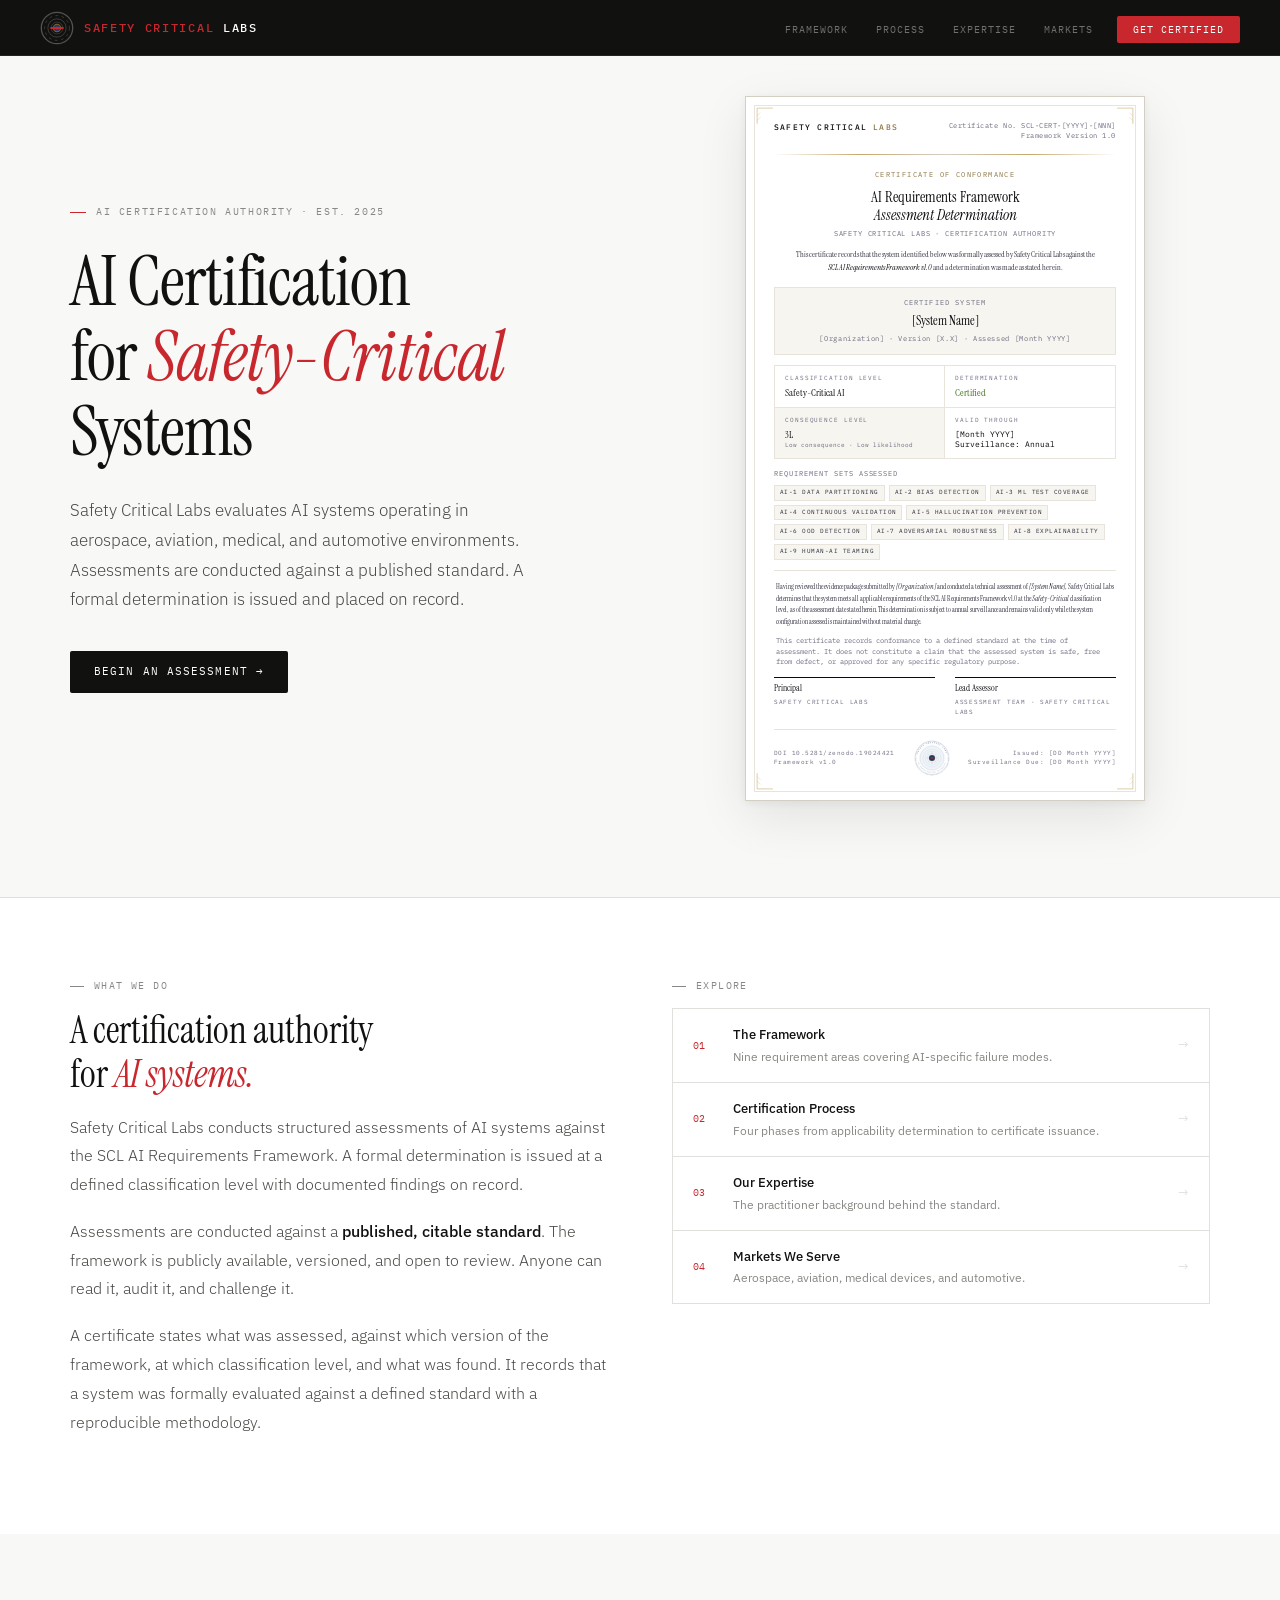
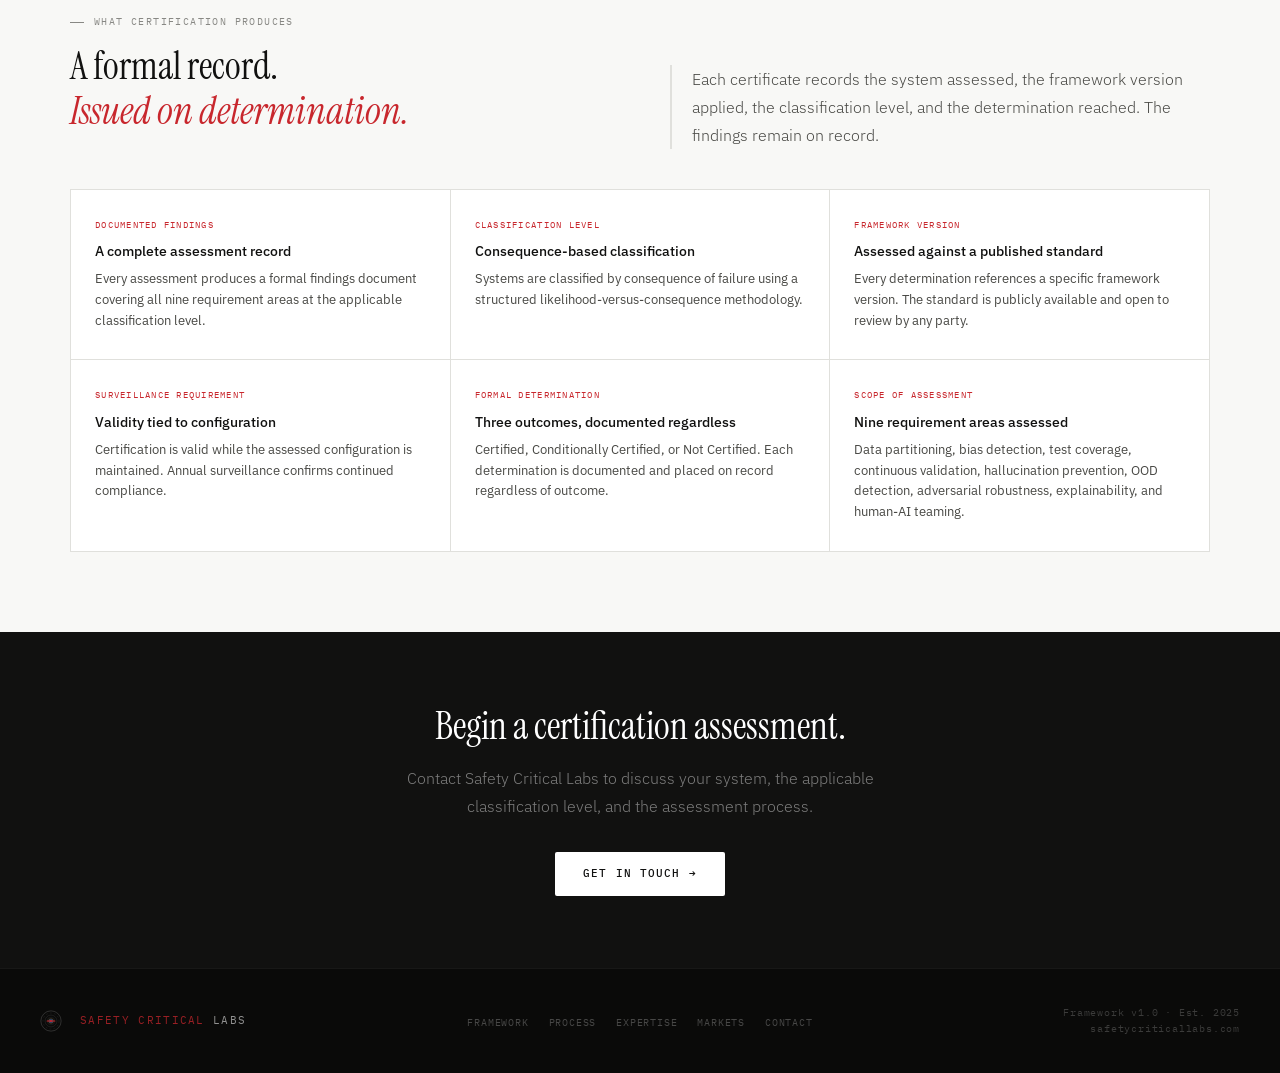
<file: index.html>
<!DOCTYPE html>
<html lang="en">
<head>
<meta charset="UTF-8">
<meta name="viewport" content="width=device-width, initial-scale=1.0">
<title>Safety Critical Labs</title>
<meta name="title" content="Safety Critical Labs">
<link rel="icon" type="image/svg+xml" href="favicon.svg">
<link rel="shortcut icon" href="favicon.svg">
<link rel="preconnect" href="https://fonts.googleapis.com">
<link rel="preconnect" href="https://fonts.gstatic.com" crossorigin>
<link href="https://fonts.googleapis.com/css2?family=Instrument+Serif:ital@0;1&family=IBM+Plex+Sans:wght@300;400;500;600&family=IBM+Plex+Mono:wght@400;500&display=swap" rel="stylesheet">
<link rel="stylesheet" href="styles.css">
<style>
/* ─── INDEX PAGE STYLES ─────────────────────────────── */

/* ─── HOME HERO ───────────────────────────────────────────── */
.home-hero {
  background: var(--bg);
  min-height: calc(100vh - 56px);
  display: flex; align-items: center;
  padding: 80px 40px;
  border-bottom: 1px solid var(--rule);
}

.home-hero-inner {
  max-width: 1140px; margin: 0 auto; width: 100%;
  display: grid; grid-template-columns: 1fr 1fr;
  gap: 80px; align-items: center;
}

.hero-eyebrow {
  font-family: var(--mono); font-size: 10px;
  letter-spacing: 0.16em; text-transform: uppercase;
  color: var(--ink-3); margin-bottom: 24px;
  display: flex; align-items: center; gap: 10px;
}
.hero-eyebrow::before { content: ''; display: inline-block; width: 16px; height: 1px; background: var(--red); }

.home-hero h1 {
  font-family: var(--serif);
  font-size: clamp(44px, 5.5vw, 72px);
  font-weight: 400; line-height: 1.06;
  color: var(--ink); letter-spacing: -0.015em;
  margin-bottom: 28px;
}
.home-hero h1 em { font-style: italic; color: var(--red); }

.hero-body {
  font-size: 17px; color: var(--ink-2);
  font-weight: 300; line-height: 1.75; margin-bottom: 36px;
  max-width: 460px;
}

/* ─── CERTIFICATE DISPLAY ─────────────────────────────────── */
.cert-stage {
  display: flex; align-items: center; justify-content: center;
  padding: 16px 0;
}

.cert-doc {
  background: #fff;
  border: 1px solid #d4cfc4;
  width: 100%; max-width: 400px;
  padding: 24px 28px;
  position: relative;
  box-shadow: 0 2px 8px rgba(0,0,0,0.06), 0 16px 48px rgba(0,0,0,0.09);
  font-family: var(--serif);
}

.cert-doc::before {
  content: ''; position: absolute; inset: 8px;
  border: 1px solid #e8e4dc; pointer-events: none;
}

.cert-corner { position: absolute; width: 18px; height: 18px; }
.cert-corner svg { width: 100%; height: 100%; }
.cert-corner-tl { top: 10px; left: 10px; }
.cert-corner-tr { top: 10px; right: 10px; transform: scaleX(-1); }
.cert-corner-bl { bottom: 10px; left: 10px; transform: scaleY(-1); }
.cert-corner-br { bottom: 10px; right: 10px; transform: scale(-1); }

.cert-header-row {
  display: flex; justify-content: space-between; align-items: flex-start;
  margin-bottom: 12px;
}
.cert-header-wordmark {
  font-family: var(--mono); font-size: 7.5px;
  letter-spacing: 0.16em; text-transform: uppercase;
  color: #0a0a0f; font-weight: 500;
}
.cert-header-wordmark span { color: #8b7340; }
.cert-header-num {
  font-family: var(--mono); font-size: 6.5px;
  letter-spacing: 0.08em; color: #6b6b80;
  text-align: right; line-height: 1.6;
}

.cert-top-rule {
  width: 100%; height: 1px;
  background: linear-gradient(90deg, transparent, #c4a96b, #d4cfc4, #c4a96b, transparent);
  margin-bottom: 14px;
}

.cert-doc-eyebrow {
  font-family: var(--mono); font-size: 7px;
  letter-spacing: 0.2em; text-transform: uppercase;
  color: #8b7340; text-align: center; margin-bottom: 8px;
}

.cert-doc-title {
  font-size: 15px; font-weight: 300; line-height: 1.2;
  text-align: center; color: #0a0a0f; margin-bottom: 4px;
}
.cert-doc-title em { font-style: italic; }

.cert-doc-sub {
  font-family: var(--mono); font-size: 7px;
  letter-spacing: 0.12em; text-transform: uppercase;
  color: #6b6b80; text-align: center; margin-bottom: 10px;
}

.cert-preamble {
  font-size: 7.5px; color: #2a2a3a; line-height: 1.7;
  text-align: center; font-weight: 300;
  max-width: 300px; margin: 0 auto 12px;
}
.cert-preamble strong { font-weight: 500; color: #0a0a0f; font-style: italic; }

.cert-field-block {
  background: #f7f5f0; border: 1px solid #e8e4dc;
  padding: 10px 14px; text-align: center; margin-bottom: 10px;
}
.cert-field-label {
  font-family: var(--mono); font-size: 6.5px;
  letter-spacing: 0.18em; text-transform: uppercase;
  color: #6b6b80; margin-bottom: 3px;
}
.cert-field-value { font-size: 13px; font-weight: 500; color: #0a0a0f; }
.cert-field-sub {
  font-family: var(--mono); font-size: 6.5px;
  letter-spacing: 0.1em; color: #6b6b80; margin-top: 2px;
}

.cert-data-grid {
  display: grid; grid-template-columns: 1fr 1fr;
  border: 1px solid #e8e4dc; margin-bottom: 10px;
}
.cert-data-cell {
  padding: 8px 10px;
  border-right: 1px solid #e8e4dc;
  border-bottom: 1px solid #e8e4dc;
}
.cert-data-cell:nth-child(2n) { border-right: none; }
.cert-data-cell:nth-last-child(-n+2) { border-bottom: none; }
.cert-data-cell.cell-risk { background: #f7f5f0; }
.cert-data-cell-label {
  font-family: var(--mono); font-size: 6px;
  letter-spacing: 0.15em; text-transform: uppercase;
  color: #6b6b80; margin-bottom: 3px;
}
.cert-data-cell-value { font-size: 9.5px; font-weight: 500; color: #0a0a0f; line-height: 1.3; }
.cert-data-cell-value.certified { color: #3B6D11; }
.cert-data-cell-value.mono { font-family: var(--mono); font-size: 8px; font-weight: 400; }
.cert-data-cell-value .risk-sub {
  display: block; font-family: var(--mono); font-size: 6px;
  font-weight: 400; color: #6b6b80; margin-top: 1px;
}

.cert-req-grid {
  display: flex; flex-wrap: wrap; gap: 4px; margin-bottom: 10px;
}
.cert-req-label {
  font-family: var(--mono); font-size: 6.5px;
  letter-spacing: 0.15em; text-transform: uppercase;
  color: #6b6b80; margin-bottom: 6px;
}
.cert-req-tag {
  font-family: var(--mono); font-size: 6px;
  letter-spacing: 0.08em; text-transform: uppercase;
  background: #f7f5f0; border: 1px solid #e8e4dc;
  color: #2a2a3a; padding: 2px 5px;
}

.cert-thin-rule { width: 100%; height: 1px; background: #e8e4dc; margin: 10px 0; }

.cert-det-text {
  font-size: 7px; color: #2a2a3a; line-height: 1.7;
  font-weight: 300; padding: 0 2px; margin-bottom: 8px;
}
.cert-det-text em { font-style: italic; }

.cert-disclaimer {
  font-size: 6.5px; color: #6b6b80; line-height: 1.6;
  font-family: var(--mono); padding: 0 2px; margin-bottom: 10px;
}

.cert-sig-row {
  display: grid; grid-template-columns: 1fr 1fr;
  gap: 20px; margin-bottom: 12px;
}
.cert-sig-line { height: 1px; background: #0a0a0f; margin-bottom: 4px; }
.cert-sig-name { font-size: 8.5px; font-weight: 500; color: #0a0a0f; margin-bottom: 2px; }
.cert-sig-role {
  font-family: var(--mono); font-size: 6px;
  letter-spacing: 0.12em; text-transform: uppercase; color: #6b6b80;
}

.cert-foot-row {
  display: flex; justify-content: space-between; align-items: center;
  padding-top: 10px; border-top: 1px solid #e8e4dc;
}
.cert-foot-text {
  font-family: var(--mono); font-size: 6px;
  letter-spacing: 0.08em; color: #6b6b80; line-height: 1.6;
}
.cert-foot-seal svg { display: block; }

/* ─── WHAT WE DO ──────────────────────────────────────────── */
.what-grid {
  display: grid; grid-template-columns: 1fr 1fr;
  gap: 64px; align-items: start;
}

.what-body p {
  font-size: 16px; color: var(--ink-2); line-height: 1.8;
  font-weight: 300; margin-bottom: 18px;
}
.what-body p strong { color: var(--ink); font-weight: 500; }

.nav-cards {
  display: flex; flex-direction: column;
  border: 1px solid var(--rule);
}

.nav-card {
  display: flex; align-items: center; gap: 16px;
  padding: 16px 20px; background: var(--white);
  border-bottom: 1px solid var(--rule);
  text-decoration: none; color: inherit;
  transition: background 0.15s;
}
.nav-card:last-child { border-bottom: none; }
.nav-card:hover { background: var(--bg); }

.nav-card-num {
  font-family: var(--mono); font-size: 10px;
  color: var(--red); flex-shrink: 0; min-width: 24px;
}
.nav-card-body { flex: 1; }
.nav-card-title { font-size: 13px; font-weight: 500; color: var(--ink); margin-bottom: 2px; }
.nav-card-desc { font-size: 12px; color: var(--ink-3); line-height: 1.5; }
.nav-card-arrow { color: var(--rule); font-size: 13px; flex-shrink: 0; transition: color 0.15s; }
.nav-card:hover .nav-card-arrow { color: var(--red); }

/* ─── WHAT CERTIFICATION PRODUCES ────────────────────────── */
.produces-header {
  display: grid; grid-template-columns: 1fr 1fr;
  gap: 60px; align-items: end; margin-bottom: 40px;
}

.produces-lead {
  font-size: 16px; color: var(--ink-2);
  font-weight: 300; line-height: 1.75;
  border-left: 2px solid var(--rule);
  padding-left: 20px; align-self: end;
}

.produces-grid {
  display: grid; grid-template-columns: repeat(3, 1fr);
  gap: 1px; background: var(--rule);
  border: 1px solid var(--rule);
}

.produces-card {
  background: var(--white);
  padding: 28px 24px;
}

.produces-card-label {
  font-family: var(--mono); font-size: 9px;
  letter-spacing: 0.14em; text-transform: uppercase;
  color: var(--red); margin-bottom: 10px;
}
.produces-card-title {
  font-size: 14px; font-weight: 500;
  color: var(--ink); margin-bottom: 8px; line-height: 1.35;
}
.produces-card-desc { font-size: 13px; color: var(--ink-2); line-height: 1.6; }

/* ─── HOME CTA ────────────────────────────────────────────── */
.home-cta {
  background: var(--ink);
  padding: 72px 40px;
  text-align: center;
}

.home-cta h2 {
  font-family: var(--serif);
  font-size: clamp(28px, 3vw, 40px);
  color: #fff; font-weight: 400;
  margin-bottom: 16px; line-height: 1.15;
}

.home-cta p {
  font-size: 16px; color: rgba(255,255,255,0.45);
  font-weight: 300; max-width: 480px;
  margin: 0 auto 32px; line-height: 1.75;
}

.btn-white {
  display: inline-block;
  background: #fff; color: var(--ink);
  font-family: var(--mono); font-size: 11px;
  letter-spacing: 0.1em; text-transform: uppercase;
  padding: 13px 28px; border-radius: 2px;
  text-decoration: none; transition: all 0.15s;
  font-weight: 500;
}
.btn-white:hover { background: var(--bg); }

/* RESPONSIVE */
@media (max-width: 880px) {
  .home-hero { padding: 60px 24px; }
  .home-hero-inner { grid-template-columns: 1fr; gap: 40px; }
  .cert-stage { padding: 0; }
  .what-grid { grid-template-columns: 1fr; gap: 40px; }
  .produces-header { grid-template-columns: 1fr; gap: 20px; }
  .produces-grid { grid-template-columns: 1fr; }
  .home-cta { padding: 60px 24px; }
}
@media (max-width: 580px) {
  .cert-doc { max-width: 100%; }
}
</style>
</head>
<body>

<!-- NAV -->
<nav class="global-nav">
  <a href="index.html" class="gn-wordmark">
    <svg class="gn-icon" viewBox="0 0 26 26" fill="none">
      <circle cx="13" cy="13" r="12" stroke="rgba(255,255,255,0.28)" stroke-width="1"/>
      <circle cx="13" cy="13" r="9.5" stroke="rgba(255,255,255,0.16)" stroke-width="0.75" stroke-dasharray="2.2 2.6"/>
      <circle cx="13" cy="13" r="7" stroke="rgba(255,255,255,0.18)" stroke-width="0.75"/>
      <circle cx="13" cy="13" r="4.5" stroke="rgba(255,255,255,0.18)" stroke-width="0.6"/>
      <circle cx="13" cy="13" r="2.8" fill="#1B3A6B" stroke="rgba(180,130,42,0.65)" stroke-width="0.8"/>
      <line x1="8.5" y1="13" x2="17.5" y2="13" stroke="#C8272D" stroke-width="1.4" stroke-linecap="round"/>
      <circle cx="13" cy="13" r="1.2" fill="#C8272D"/>
    </svg>
    <span class="gn-text"><em>Safety Critical</em> Labs</span>
  </a>
  <ul class="gn-links">
    <li><a href="framework.html">Framework</a></li>
    <li><a href="process.html">Process</a></li>
    <li><a href="expertise.html">Expertise</a></li>
    <li><a href="markets.html">Markets</a></li>
    <li><a href="contact.html" class="gn-cta">Get Certified</a></li>
  </ul>
</nav>

<!-- HERO -->
<div style="background: var(--bg);">
  <section class="home-hero">
    <div class="home-hero-inner">
      <div>
        <div class="hero-eyebrow">AI Certification Authority &middot; Est. 2025</div>
        <h1>
          AI Certification<br>
          for <em>Safety-Critical</em><br>
          Systems
        </h1>
        <p class="hero-body">
          Safety Critical Labs evaluates AI systems operating in aerospace, aviation, medical, and automotive environments. Assessments are conducted against a published standard. A formal determination is issued and placed on record.
        </p>
        <a href="contact.html" class="btn btn-solid">Begin an assessment &rarr;</a>
      </div>

      <div class="cert-stage">
        <div class="cert-doc">

          <div class="cert-corner cert-corner-tl">
            <svg viewBox="0 0 32 32" fill="none"><path d="M2 30 L2 2 L30 2" stroke="#c4a96b" stroke-width="1" fill="none"/><path d="M2 16 L8 10 M2 24 L8 18" stroke="#c4a96b" stroke-width="0.5" fill="none"/></svg>
          </div>
          <div class="cert-corner cert-corner-tr">
            <svg viewBox="0 0 32 32" fill="none"><path d="M2 30 L2 2 L30 2" stroke="#c4a96b" stroke-width="1" fill="none"/><path d="M2 16 L8 10 M2 24 L8 18" stroke="#c4a96b" stroke-width="0.5" fill="none"/></svg>
          </div>
          <div class="cert-corner cert-corner-bl">
            <svg viewBox="0 0 32 32" fill="none"><path d="M2 30 L2 2 L30 2" stroke="#c4a96b" stroke-width="1" fill="none"/><path d="M2 16 L8 10 M2 24 L8 18" stroke="#c4a96b" stroke-width="0.5" fill="none"/></svg>
          </div>
          <div class="cert-corner cert-corner-br">
            <svg viewBox="0 0 32 32" fill="none"><path d="M2 30 L2 2 L30 2" stroke="#c4a96b" stroke-width="1" fill="none"/><path d="M2 16 L8 10 M2 24 L8 18" stroke="#c4a96b" stroke-width="0.5" fill="none"/></svg>
          </div>

          <div class="cert-header-row">
            <div class="cert-header-wordmark">Safety Critical <span>Labs</span></div>
            <div class="cert-header-num">Certificate No. SCL-CERT-[YYYY]-[NNN]<br>Framework Version 1.0</div>
          </div>

          <div class="cert-top-rule"></div>

          <div class="cert-doc-eyebrow">Certificate of Conformance</div>
          <div class="cert-doc-title">AI Requirements Framework<br><em>Assessment Determination</em></div>
          <div class="cert-doc-sub">Safety Critical Labs &middot; Certification Authority</div>

          <div class="cert-preamble">
            This certificate records that the system identified below was formally assessed by Safety Critical Labs against the <strong>SCL AI Requirements Framework v1.0</strong> and a determination was made as stated herein.
          </div>

          <div class="cert-field-block">
            <div class="cert-field-label">Certified System</div>
            <div class="cert-field-value">[System Name]</div>
            <div class="cert-field-sub">[Organization] &middot; Version [X.X] &middot; Assessed [Month YYYY]</div>
          </div>

          <div class="cert-data-grid">
            <div class="cert-data-cell">
              <div class="cert-data-cell-label">Classification Level</div>
              <div class="cert-data-cell-value">Safety-Critical AI</div>
            </div>
            <div class="cert-data-cell">
              <div class="cert-data-cell-label">Determination</div>
              <div class="cert-data-cell-value certified">Certified</div>
            </div>
            <div class="cert-data-cell cell-risk">
              <div class="cert-data-cell-label">Consequence Level</div>
              <div class="cert-data-cell-value">3L<span class="risk-sub">Low consequence &middot; Low likelihood</span></div>
            </div>
            <div class="cert-data-cell">
              <div class="cert-data-cell-label">Valid Through</div>
              <div class="cert-data-cell-value mono">[Month YYYY]<br>Surveillance: Annual</div>
            </div>
          </div>

          <div class="cert-req-label">Requirement Sets Assessed</div>
          <div class="cert-req-grid">
            <div class="cert-req-tag">AI-1 Data Partitioning</div>
            <div class="cert-req-tag">AI-2 Bias Detection</div>
            <div class="cert-req-tag">AI-3 ML Test Coverage</div>
            <div class="cert-req-tag">AI-4 Continuous Validation</div>
            <div class="cert-req-tag">AI-5 Hallucination Prevention</div>
            <div class="cert-req-tag">AI-6 OOD Detection</div>
            <div class="cert-req-tag">AI-7 Adversarial Robustness</div>
            <div class="cert-req-tag">AI-8 Explainability</div>
            <div class="cert-req-tag">AI-9 Human-AI Teaming</div>
          </div>

          <div class="cert-thin-rule"></div>

          <div class="cert-det-text">
            Having reviewed the evidence package submitted by <em>[Organization]</em> and conducted a technical assessment of <em>[System Name]</em>, Safety Critical Labs determines that the system meets all applicable requirements of the SCL AI Requirements Framework v1.0 at the <em>Safety-Critical</em> classification level, as of the assessment date stated herein. This determination is subject to annual surveillance and remains valid only while the system configuration assessed is maintained without material change.
          </div>

          <div class="cert-disclaimer">
            This certificate records conformance to a defined standard at the time of assessment. It does not constitute a claim that the assessed system is safe, free from defect, or approved for any specific regulatory purpose.
          </div>

          <div class="cert-sig-row">
            <div>
              <div class="cert-sig-line"></div>
              <div class="cert-sig-name">Principal</div>
              <div class="cert-sig-role">Safety Critical Labs</div>
            </div>
            <div>
              <div class="cert-sig-line"></div>
              <div class="cert-sig-name">Lead Assessor</div>
              <div class="cert-sig-role">Assessment Team &middot; Safety Critical Labs</div>
            </div>
          </div>

          <div class="cert-foot-row">
            <div class="cert-foot-text">DOI 10.5281/zenodo.19024421<br>Framework v1.0</div>
            <div class="cert-foot-seal">
              <svg width="36" height="36" viewBox="0 0 200 200" fill="none">
                <circle cx="100" cy="100" r="97" stroke="#1B3A6B" stroke-width="0.8" opacity="0.2"/>
                <circle cx="100" cy="100" r="93" stroke="#1B3A6B" stroke-width="4" stroke-dasharray="3.2 3.8" opacity="0.5"/>
                <circle cx="100" cy="100" r="89" stroke="#1B3A6B" stroke-width="1" opacity="0.25"/>
                <path id="ft-top" d="M 18,100 A 82,82 0 0,1 182,100" fill="none"/>
                <text font-family="monospace" font-size="9.5" font-weight="500" letter-spacing="4.8" fill="#1B3A6B" opacity="0.85"><textPath href="#ft-top" startOffset="50%" text-anchor="middle">SAFETY CRITICAL LABS</textPath></text>
                <path id="ft-bot" d="M 18,100 A 82,82 0 0,0 182,100" fill="none"/>
                <text font-family="monospace" font-size="8" font-weight="400" letter-spacing="3" fill="#1B3A6B" opacity="0.6"><textPath href="#ft-bot" startOffset="50%" text-anchor="middle">AI CERTIFICATION AUTHORITY</textPath></text>
                <text x="14" y="104" text-anchor="middle" font-size="6" fill="#B4822A" opacity="0.8">&#10022;</text>
                <text x="186" y="104" text-anchor="middle" font-size="6" fill="#B4822A" opacity="0.8">&#10022;</text>
                <circle cx="100" cy="100" r="73" stroke="#1B3A6B" stroke-width="0.8" opacity="0.18"/>
                <circle cx="100" cy="100" r="70" stroke="#1B3A6B" stroke-width="0.4" opacity="0.12"/>
                <circle cx="100" cy="100" r="67" fill="#EEF3F9" stroke="#1B3A6B" stroke-width="0.5" opacity="0.9"/>
                <circle cx="100" cy="100" r="50" stroke="#1B3A6B" stroke-width="1" fill="none" opacity="0.3"/>
                <circle cx="100" cy="100" r="38" stroke="#1B3A6B" stroke-width="0.8" fill="none" opacity="0.35"/>
                <circle cx="100" cy="100" r="27" stroke="#1B3A6B" stroke-width="0.7" fill="none" opacity="0.4"/>
                <line x1="100" y1="70" x2="100" y2="75" stroke="#1B3A6B" stroke-width="1.2" stroke-linecap="round" opacity="0.45"/>
                <line x1="100" y1="125" x2="100" y2="130" stroke="#1B3A6B" stroke-width="1.2" stroke-linecap="round" opacity="0.45"/>
                <line x1="70" y1="100" x2="75" y2="100" stroke="#1B3A6B" stroke-width="1.2" stroke-linecap="round" opacity="0.45"/>
                <line x1="125" y1="100" x2="130" y2="100" stroke="#1B3A6B" stroke-width="1.2" stroke-linecap="round" opacity="0.45"/>
                <line x1="79" y1="79" x2="83" y2="83" stroke="#1B3A6B" stroke-width="1" stroke-linecap="round" opacity="0.3"/>
                <line x1="117" y1="117" x2="121" y2="121" stroke="#1B3A6B" stroke-width="1" stroke-linecap="round" opacity="0.3"/>
                <line x1="121" y1="79" x2="117" y2="83" stroke="#1B3A6B" stroke-width="1" stroke-linecap="round" opacity="0.3"/>
                <line x1="83" y1="117" x2="79" y2="121" stroke="#1B3A6B" stroke-width="1" stroke-linecap="round" opacity="0.3"/>
                <circle cx="100" cy="100" r="17" fill="#1B3A6B" stroke="#B4822A" stroke-width="1.5"/>
                <circle cx="100" cy="100" r="11" fill="#1B3A6B" stroke="#B4822A" stroke-width="0.6" opacity="0.4"/>
                <line x1="86" y1="100" x2="114" y2="100" stroke="#C8272D" stroke-width="2.5" stroke-linecap="round"/>
                <circle cx="100" cy="100" r="4.5" fill="#C8272D"/>
              </svg>
            </div>
            <div class="cert-foot-text" style="text-align:right;">Issued: [DD Month YYYY]<br>Surveillance Due: [DD Month YYYY]</div>
          </div>

        </div>
      </div>
    </div>
  </section>

<!-- WHAT WE DO -->
<section class="page-section" style="background: var(--white);">
  <div class="section-inner">
    <div class="what-grid">
      <div>
        <div class="section-eyebrow">What we do</div>
        <h2 class="section-title">A certification authority<br>for <em>AI systems.</em></h2>
        <div class="what-body">
          <p>
            Safety Critical Labs conducts structured assessments of AI systems against the SCL AI Requirements Framework. A formal determination is issued at a defined classification level with documented findings on record.
          </p>
          <p>
            Assessments are conducted against a <strong>published, citable standard</strong>. The framework is publicly available, versioned, and open to review. Anyone can read it, audit it, and challenge it.
          </p>
          <p>
            A certificate states what was assessed, against which version of the framework, at which classification level, and what was found. It records that a system was formally evaluated against a defined standard with a reproducible methodology.
          </p>
        </div>
      </div>
      <div>
        <div class="section-eyebrow">Explore</div>
        <div class="nav-cards">
          <a href="framework.html" class="nav-card">
            <span class="nav-card-num">01</span>
            <div class="nav-card-body">
              <div class="nav-card-title">The Framework</div>
              <div class="nav-card-desc">Nine requirement areas covering AI-specific failure modes.</div>
            </div>
            <span class="nav-card-arrow">&rarr;</span>
          </a>
          <a href="process.html" class="nav-card">
            <span class="nav-card-num">02</span>
            <div class="nav-card-body">
              <div class="nav-card-title">Certification Process</div>
              <div class="nav-card-desc">Four phases from applicability determination to certificate issuance.</div>
            </div>
            <span class="nav-card-arrow">&rarr;</span>
          </a>
          <a href="expertise.html" class="nav-card">
            <span class="nav-card-num">03</span>
            <div class="nav-card-body">
              <div class="nav-card-title">Our Expertise</div>
              <div class="nav-card-desc">The practitioner background behind the standard.</div>
            </div>
            <span class="nav-card-arrow">&rarr;</span>
          </a>
          <a href="markets.html" class="nav-card">
            <span class="nav-card-num">04</span>
            <div class="nav-card-body">
              <div class="nav-card-title">Markets We Serve</div>
              <div class="nav-card-desc">Aerospace, aviation, medical devices, and automotive.</div>
            </div>
            <span class="nav-card-arrow">&rarr;</span>
          </a>
        </div>
      </div>
    </div>
  </div>
</section>

<!-- WHAT CERTIFICATION PRODUCES -->
<section class="page-section" style="background: var(--bg);">
  <div class="section-inner">
    <div class="produces-header">
      <div>
        <div class="section-eyebrow">What certification produces</div>
        <h2 class="section-title">A formal record.<br><em>Issued on determination.</em></h2>
      </div>
      <p class="produces-lead">Each certificate records the system assessed, the framework version applied, the classification level, and the determination reached. The findings remain on record.</p>
    </div>
    <div class="produces-grid">
      <div class="produces-card fade-up">
        <div class="produces-card-label">Documented findings</div>
        <div class="produces-card-title">A complete assessment record</div>
        <div class="produces-card-desc">Every assessment produces a formal findings document covering all nine requirement areas at the applicable classification level.</div>
      </div>
      <div class="produces-card fade-up">
        <div class="produces-card-label">Classification level</div>
        <div class="produces-card-title">Consequence-based classification</div>
        <div class="produces-card-desc">Systems are classified by consequence of failure using a structured likelihood-versus-consequence methodology.</div>
      </div>
      <div class="produces-card fade-up">
        <div class="produces-card-label">Framework version</div>
        <div class="produces-card-title">Assessed against a published standard</div>
        <div class="produces-card-desc">Every determination references a specific framework version. The standard is publicly available and open to review by any party.</div>
      </div>
      <div class="produces-card fade-up">
        <div class="produces-card-label">Surveillance requirement</div>
        <div class="produces-card-title">Validity tied to configuration</div>
        <div class="produces-card-desc">Certification is valid while the assessed configuration is maintained. Annual surveillance confirms continued compliance.</div>
      </div>
      <div class="produces-card fade-up">
        <div class="produces-card-label">Formal determination</div>
        <div class="produces-card-title">Three outcomes, documented regardless</div>
        <div class="produces-card-desc">Certified, Conditionally Certified, or Not Certified. Each determination is documented and placed on record regardless of outcome.</div>
      </div>
      <div class="produces-card fade-up">
        <div class="produces-card-label">Scope of assessment</div>
        <div class="produces-card-title">Nine requirement areas assessed</div>
        <div class="produces-card-desc">Data partitioning, bias detection, test coverage, continuous validation, hallucination prevention, OOD detection, adversarial robustness, explainability, and human-AI teaming.</div>
      </div>
    </div>
  </div>
</section>

<!-- HOME CTA -->
<div class="home-cta">
  <h2>Begin a certification assessment.</h2>
  <p>Contact Safety Critical Labs to discuss your system, the applicable classification level, and the assessment process.</p>
  <a href="contact.html" class="btn-white">Get in touch &rarr;</a>
</div>

<!-- FOOTER -->
<footer class="site-footer">
  <a href="index.html" class="footer-wordmark">
    <svg width="22" height="22" viewBox="0 0 26 26" fill="none">
      <circle cx="13" cy="13" r="12" stroke="rgba(255,255,255,0.18)" stroke-width="1"/>
      <circle cx="13" cy="13" r="9.5" stroke="rgba(255,255,255,0.1)" stroke-width="0.75" stroke-dasharray="2.2 2.6"/>
      <circle cx="13" cy="13" r="7" stroke="rgba(255,255,255,0.12)" stroke-width="0.75"/>
      <circle cx="13" cy="13" r="4.5" stroke="rgba(255,255,255,0.12)" stroke-width="0.6"/>
      <circle cx="13" cy="13" r="2.8" fill="#1B3A6B" stroke="rgba(180,130,42,0.45)" stroke-width="0.8"/>
      <line x1="8.5" y1="13" x2="17.5" y2="13" stroke="#C8272D" stroke-width="1.4" stroke-linecap="round"/>
      <circle cx="13" cy="13" r="1.2" fill="#C8272D"/>
    </svg>
    <span class="footer-wordmark-text"><em>Safety Critical</em> Labs</span>
  </a>
  <ul class="footer-links">
    <li><a href="framework.html">Framework</a></li>
    <li><a href="process.html">Process</a></li>
    <li><a href="expertise.html">Expertise</a></li>
    <li><a href="markets.html">Markets</a></li>
    <li><a href="contact.html">Contact</a></li>
  </ul>
  <div class="footer-meta">Framework v1.0 &middot; Est. 2025<br>safetycriticallabs.com</div>
</footer>

<script>
const observer = new IntersectionObserver((entries) => {
  entries.forEach((e, i) => {
    if (e.isIntersecting) {
      setTimeout(() => e.target.classList.add('visible'), i * 70);
      observer.unobserve(e.target);
    }
  });
}, { threshold: 0.1 });
document.querySelectorAll('.fade-up').forEach(el => observer.observe(el));
</script>
</body>
</html>
</file>
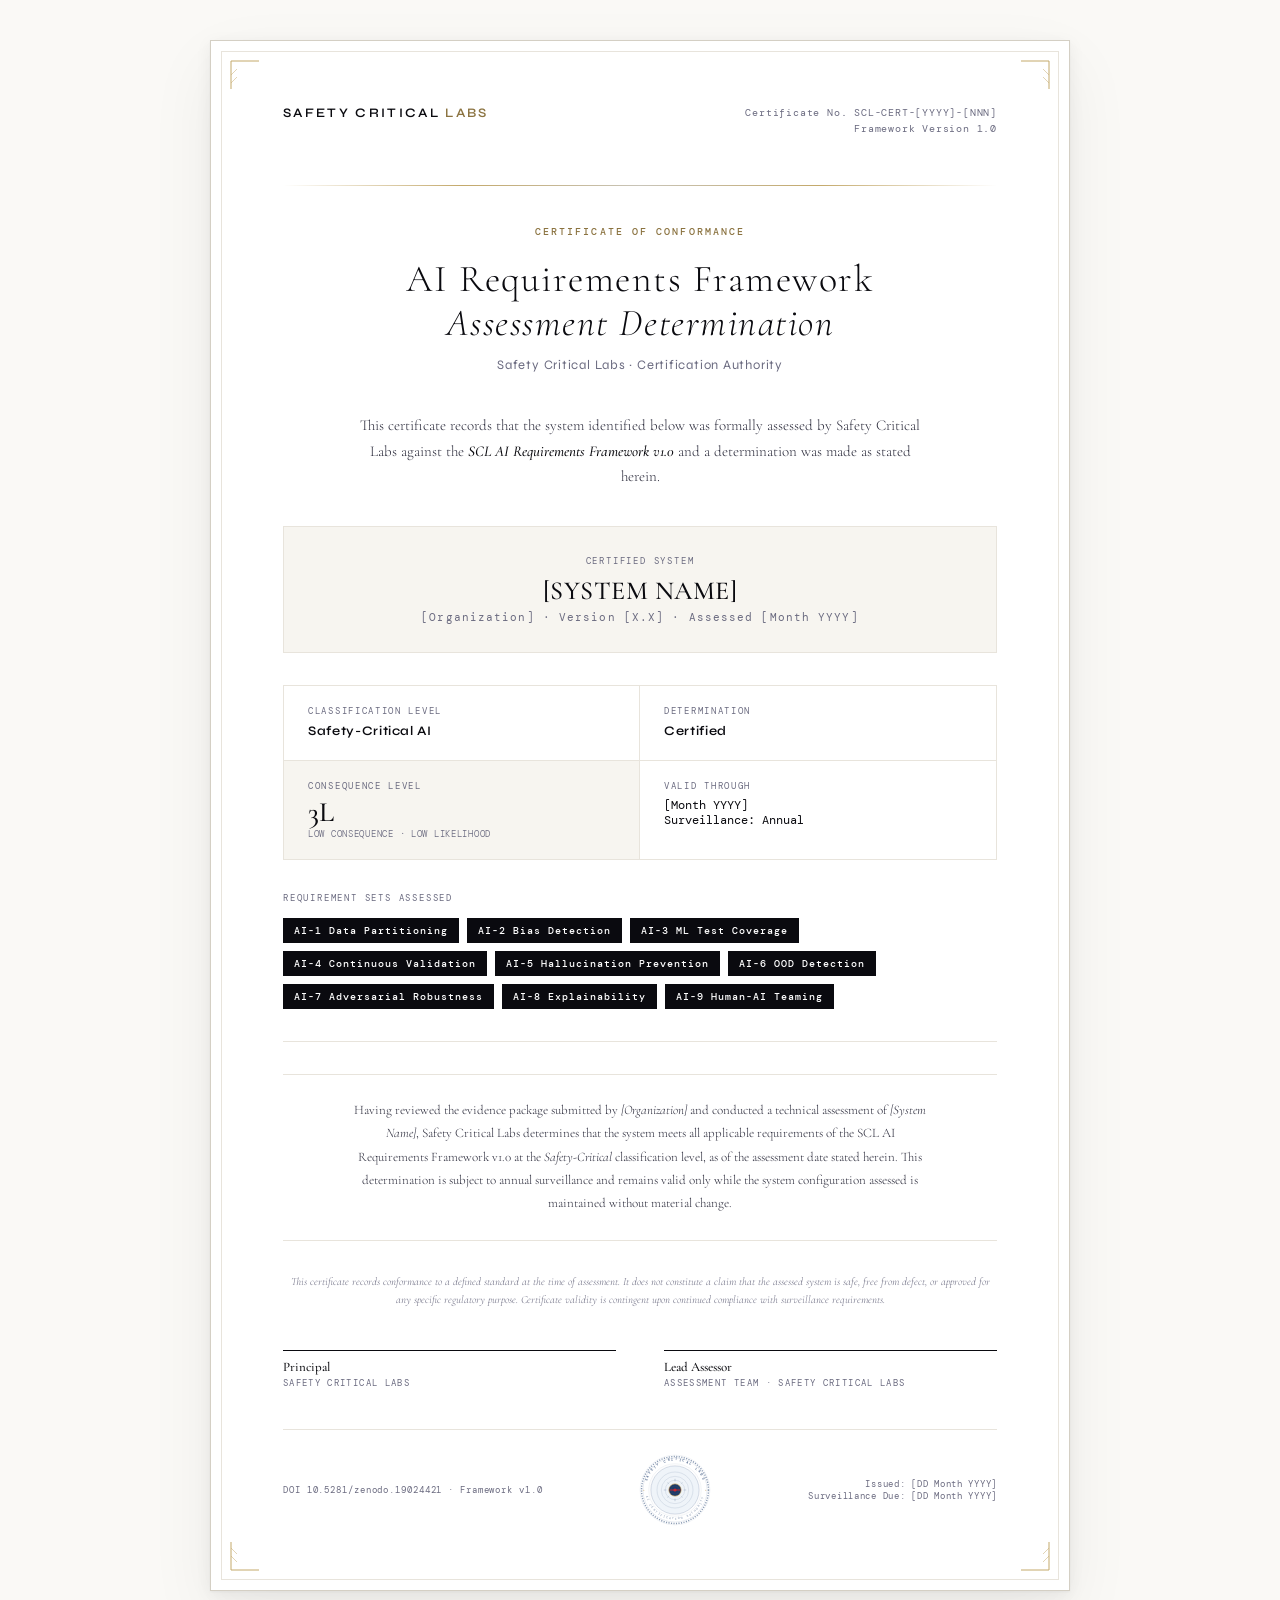
<file: certificate-template.html>
<!DOCTYPE html>
<html lang="en">
<head>
<meta charset="UTF-8">
<meta name="viewport" content="width=device-width, initial-scale=1.0">
<title>SCL Certificate of Conformance — [SYSTEM NAME]</title>
<link href="https://fonts.googleapis.com/css2?family=Cormorant+Garamond:ital,wght@0,300;0,400;0,500;0,600;1,300;1,400&family=DM+Mono:wght@300;400;500&family=Syne:wght@400;500;600;700&display=swap" rel="stylesheet">
<style>
  :root {
    --ink: #0a0a0f;
    --ink-mid: #2a2a3a;
    --ink-light: #6b6b80;
    --rule: #c8c4b8;
    --rule-light: #e8e4dc;
    --accent: #1a1a2e;
    --gold: #8b7340;
    --gold-light: #c4a96b;
    --bg: #faf9f6;
    --paper: #ffffff;
    --border: #d4cfc4;
  }

  * { margin: 0; padding: 0; box-sizing: border-box; }

  body {
    background: var(--bg);
    font-family: 'Cormorant Garamond', Georgia, serif;
    color: var(--ink);
    min-height: 100vh;
    display: flex;
    align-items: center;
    justify-content: center;
    padding: 40px 20px;
  }

  .certificate-wrapper {
    width: 100%;
    max-width: 860px;
  }

  .certificate {
    background: var(--paper);
    border: 1px solid var(--border);
    position: relative;
    padding: 0;
    box-shadow:
      0 1px 2px rgba(0,0,0,0.04),
      0 4px 16px rgba(0,0,0,0.06),
      0 24px 64px rgba(0,0,0,0.06);
  }

  /* Outer decorative border */
  .certificate::before {
    content: '';
    position: absolute;
    inset: 10px;
    border: 1px solid var(--rule-light);
    pointer-events: none;
    z-index: 1;
  }

  .certificate-inner {
    padding: 64px 72px;
    position: relative;
    z-index: 2;
  }

  /* Corner ornaments */
  .corner {
    position: absolute;
    width: 32px;
    height: 32px;
    z-index: 3;
  }
  .corner svg { width: 100%; height: 100%; }
  .corner-tl { top: 18px; left: 18px; }
  .corner-tr { top: 18px; right: 18px; transform: scaleX(-1); }
  .corner-bl { bottom: 18px; left: 18px; transform: scaleY(-1); }
  .corner-br { bottom: 18px; right: 18px; transform: scale(-1); }

  /* Header */
  .cert-header {
    display: flex;
    align-items: flex-start;
    justify-content: space-between;
    margin-bottom: 48px;
  }

  .cert-wordmark {
    font-family: 'Syne', sans-serif;
    font-weight: 600;
    font-size: 13px;
    letter-spacing: 0.18em;
    text-transform: uppercase;
    color: var(--ink);
  }

  .cert-wordmark span {
    color: var(--gold);
  }

  .cert-number {
    font-family: 'DM Mono', monospace;
    font-size: 10px;
    font-weight: 400;
    color: var(--ink-light);
    letter-spacing: 0.08em;
    text-align: right;
    line-height: 1.6;
  }

  /* Divider */
  .rule-full {
    width: 100%;
    height: 1px;
    background: linear-gradient(90deg, transparent, var(--gold-light), var(--rule), var(--gold-light), transparent);
    margin: 0 0 40px 0;
  }

  .rule-thin {
    width: 100%;
    height: 1px;
    background: var(--rule-light);
    margin: 32px 0;
  }

  /* Eyebrow */
  .cert-eyebrow {
    font-family: 'DM Mono', monospace;
    font-size: 9.5px;
    font-weight: 500;
    letter-spacing: 0.22em;
    text-transform: uppercase;
    color: var(--gold);
    text-align: center;
    margin-bottom: 20px;
  }

  /* Title block */
  .cert-title-block {
    text-align: center;
    margin-bottom: 40px;
  }

  .cert-title {
    font-size: 38px;
    font-weight: 300;
    letter-spacing: 0.04em;
    line-height: 1.15;
    color: var(--ink);
    margin-bottom: 12px;
  }

  .cert-title em {
    font-style: italic;
    font-weight: 300;
  }

  .cert-subtitle {
    font-size: 13px;
    font-weight: 400;
    color: var(--ink-light);
    letter-spacing: 0.06em;
    font-family: 'Syne', sans-serif;
  }

  /* Preamble */
  .cert-preamble {
    text-align: center;
    font-size: 15px;
    font-weight: 300;
    color: var(--ink-mid);
    line-height: 1.7;
    max-width: 560px;
    margin: 0 auto 36px;
  }

  .cert-preamble strong {
    font-weight: 500;
    color: var(--ink);
    font-style: italic;
  }

  /* System identification block */
  .cert-system-block {
    background: #f7f5f0;
    border: 1px solid var(--rule-light);
    padding: 28px 36px;
    margin: 0 0 32px 0;
    text-align: center;
  }

  .system-label {
    font-family: 'DM Mono', monospace;
    font-size: 9px;
    letter-spacing: 0.2em;
    text-transform: uppercase;
    color: var(--ink-light);
    margin-bottom: 8px;
  }

  .system-name {
    font-size: 26px;
    font-weight: 500;
    letter-spacing: 0.02em;
    color: var(--ink);
    margin-bottom: 4px;
  }

  .system-version {
    font-family: 'DM Mono', monospace;
    font-size: 11px;
    color: var(--ink-light);
    letter-spacing: 0.1em;
  }

  /* Data grid */
  .cert-data-grid {
    display: grid;
    grid-template-columns: 1fr 1fr;
    gap: 0;
    border: 1px solid var(--rule-light);
    margin-bottom: 32px;
  }

  .cert-data-cell {
    padding: 20px 24px;
    border-right: 1px solid var(--rule-light);
    border-bottom: 1px solid var(--rule-light);
  }

  .cert-data-cell:nth-child(2n) { border-right: none; }
  .cert-data-cell:nth-last-child(-n+2) { border-bottom: none; }

  .cert-data-cell.cell-risk { background: #f7f5f0; }

  .cell-label {
    font-family: 'DM Mono', monospace;
    font-size: 8.5px;
    letter-spacing: 0.2em;
    text-transform: uppercase;
    color: var(--ink-light);
    margin-bottom: 6px;
  }

  .cell-value {
    font-size: 14px;
    font-weight: 500;
    color: var(--ink);
    line-height: 1.3;
  }

  .cell-value.classification {
    font-family: 'Syne', sans-serif;
    font-weight: 600;
    font-size: 13px;
    letter-spacing: 0.05em;
  }

  .cell-value.mono {
    font-family: 'DM Mono', monospace;
    font-size: 12px;
    font-weight: 400;
  }

  .cell-value.risk-score {
    font-family: 'Cormorant Garamond', serif;
    font-size: 28px;
    font-weight: 500;
    color: var(--ink);
    line-height: 1;
  }

  .cell-value.risk-score span {
    font-family: 'DM Mono', monospace;
    font-size: 9px;
    font-weight: 300;
    color: var(--ink-light);
    text-transform: uppercase;
    letter-spacing: 0.08em;
    display: block;
    margin-top: 4px;
  }

  /* Requirement sets assessed */
  .cert-requirements {
    margin-bottom: 32px;
  }

  .req-label {
    font-family: 'DM Mono', monospace;
    font-size: 9px;
    letter-spacing: 0.2em;
    text-transform: uppercase;
    color: var(--ink-light);
    margin-bottom: 14px;
  }

  .req-grid {
    display: flex;
    flex-wrap: wrap;
    gap: 8px;
  }

  .req-tag {
    font-family: 'DM Mono', monospace;
    font-size: 10px;
    font-weight: 500;
    letter-spacing: 0.1em;
    color: var(--ink);
    border: 1px solid var(--rule);
    padding: 5px 10px;
    background: transparent;
  }

  .req-tag.active {
    background: var(--ink);
    color: #fff;
    border-color: var(--ink);
  }

  /* Determination statement */
  .cert-determination {
    border-top: 1px solid var(--rule-light);
    border-bottom: 1px solid var(--rule-light);
    padding: 24px 0;
    margin-bottom: 32px;
    text-align: center;
  }

  .determination-text {
    font-size: 13px;
    font-weight: 300;
    color: var(--ink-mid);
    line-height: 1.8;
    max-width: 580px;
    margin: 0 auto;
  }

  .determination-text em {
    font-style: italic;
  }

  /* Disclaimer */
  .cert-disclaimer {
    font-size: 11px;
    font-weight: 300;
    color: var(--ink-light);
    line-height: 1.7;
    text-align: center;
    margin-bottom: 40px;
    font-style: italic;
  }

  /* Signature block */
  .cert-signature-block {
    display: grid;
    grid-template-columns: 1fr 1fr;
    gap: 48px;
    margin-bottom: 40px;
  }

  .sig-item {}

  .sig-line {
    width: 100%;
    height: 1px;
    background: var(--ink);
    margin-bottom: 8px;
  }

  .sig-name {
    font-size: 13px;
    font-weight: 500;
    color: var(--ink);
    margin-bottom: 2px;
  }

  .sig-title {
    font-family: 'DM Mono', monospace;
    font-size: 9px;
    letter-spacing: 0.15em;
    text-transform: uppercase;
    color: var(--ink-light);
  }

  /* Footer */
  .cert-footer {
    display: flex;
    align-items: center;
    justify-content: space-between;
    padding-top: 24px;
    border-top: 1px solid var(--rule-light);
  }

  .footer-doi {
    font-family: 'DM Mono', monospace;
    font-size: 9px;
    letter-spacing: 0.1em;
    color: var(--ink-light);
  }

  .footer-mark {
    display: flex;
    align-items: center;
    justify-content: center;
  }

  .footer-validity {
    font-family: 'DM Mono', monospace;
    font-size: 9px;
    letter-spacing: 0.08em;
    color: var(--ink-light);
    text-align: right;
  }

  /* Print styles */
  @media print {
    body { background: white; padding: 0; }
    .certificate { box-shadow: none; border: 1px solid #ccc; }
    .certificate-wrapper { max-width: 100%; }
  }
</style>
</head>
<body>

<div class="certificate-wrapper">
  <div class="certificate">

    <!-- Corner ornaments -->
    <div class="corner corner-tl">
      <svg viewBox="0 0 32 32" fill="none" xmlns="http://www.w3.org/2000/svg">
        <path d="M2 30 L2 2 L30 2" stroke="#c4a96b" stroke-width="1" fill="none"/>
        <path d="M2 16 L8 10 M2 24 L8 18" stroke="#c4a96b" stroke-width="0.5" fill="none"/>
      </svg>
    </div>
    <div class="corner corner-tr">
      <svg viewBox="0 0 32 32" fill="none" xmlns="http://www.w3.org/2000/svg">
        <path d="M2 30 L2 2 L30 2" stroke="#c4a96b" stroke-width="1" fill="none"/>
        <path d="M2 16 L8 10 M2 24 L8 18" stroke="#c4a96b" stroke-width="0.5" fill="none"/>
      </svg>
    </div>
    <div class="corner corner-bl">
      <svg viewBox="0 0 32 32" fill="none" xmlns="http://www.w3.org/2000/svg">
        <path d="M2 30 L2 2 L30 2" stroke="#c4a96b" stroke-width="1" fill="none"/>
        <path d="M2 16 L8 10 M2 24 L8 18" stroke="#c4a96b" stroke-width="0.5" fill="none"/>
      </svg>
    </div>
    <div class="corner corner-br">
      <svg viewBox="0 0 32 32" fill="none" xmlns="http://www.w3.org/2000/svg">
        <path d="M2 30 L2 2 L30 2" stroke="#c4a96b" stroke-width="1" fill="none"/>
        <path d="M2 16 L8 10 M2 24 L8 18" stroke="#c4a96b" stroke-width="0.5" fill="none"/>
      </svg>
    </div>

    <div class="certificate-inner">

      <!-- Header -->
      <div class="cert-header">
        <div class="cert-wordmark">Safety Critical <span>Labs</span></div>
        <div class="cert-number">
          Certificate No. SCL-CERT-[YYYY]-[NNN]<br>
          Framework Version 1.0
        </div>
      </div>

      <div class="rule-full"></div>

      <!-- Title -->
      <div class="cert-eyebrow">Certificate of Conformance</div>
      <div class="cert-title-block">
        <div class="cert-title">AI Requirements Framework<br><em>Assessment Determination</em></div>
        <div class="cert-subtitle">Safety Critical Labs · Certification Authority</div>
      </div>

      <!-- Preamble -->
      <div class="cert-preamble">
        This certificate records that the system identified below was formally assessed by Safety Critical Labs against the
        <strong>SCL AI Requirements Framework v1.0</strong> and a determination was made as stated herein.
      </div>

      <!-- System identification -->
      <div class="cert-system-block">
        <div class="system-label">Certified System</div>
        <div class="system-name">[SYSTEM NAME]</div>
        <div class="system-version">[Organization] · Version [X.X] · Assessed [Month YYYY]</div>
      </div>

      <!-- Data grid -->
      <div class="cert-data-grid">
        <div class="cert-data-cell">
          <div class="cell-label">Classification Level</div>
          <div class="cell-value classification">Safety-Critical AI</div>
        </div>
        <div class="cert-data-cell">
          <div class="cell-label">Determination</div>
          <div class="cell-value classification">Certified</div>
        </div>
        <div class="cert-data-cell cell-risk">
          <div class="cell-label">Consequence Level</div>
          <div class="cell-value risk-score">3L<span>Low consequence &middot; Low likelihood</span></div>
        </div>
        <div class="cert-data-cell">
          <div class="cell-label">Valid Through</div>
          <div class="cell-value mono">[Month YYYY]<br>Surveillance: Annual</div>
        </div>
      </div>

      <!-- Requirements assessed -->
      <div class="cert-requirements">
        <div class="req-label">Requirement Sets Assessed</div>
        <div class="req-grid">
          <div class="req-tag active">AI-1 Data Partitioning</div>
          <div class="req-tag active">AI-2 Bias Detection</div>
          <div class="req-tag active">AI-3 ML Test Coverage</div>
          <div class="req-tag active">AI-4 Continuous Validation</div>
          <div class="req-tag active">AI-5 Hallucination Prevention</div>
          <div class="req-tag active">AI-6 OOD Detection</div>
          <div class="req-tag active">AI-7 Adversarial Robustness</div>
          <div class="req-tag active">AI-8 Explainability</div>
          <div class="req-tag active">AI-9 Human-AI Teaming</div>
        </div>
      </div>

      <div class="rule-thin"></div>

      <!-- Determination statement -->
      <div class="cert-determination">
        <div class="determination-text">
          Having reviewed the evidence package submitted by <em>[Organization]</em> and conducted a
          technical assessment of <em>[System Name]</em>, Safety Critical Labs determines that the
          system meets all applicable requirements of the SCL AI Requirements Framework v1.0
          at the <em>Safety-Critical</em> classification level, as of the assessment date stated herein.
          This determination is subject to annual surveillance and remains valid only while the
          system configuration assessed is maintained without material change.
        </div>
      </div>

      <!-- Disclaimer -->
      <div class="cert-disclaimer">
        This certificate records conformance to a defined standard at the time of assessment. It does not constitute a claim
        that the assessed system is safe, free from defect, or approved for any specific regulatory purpose.
        Certificate validity is contingent upon continued compliance with surveillance requirements.
      </div>

      <!-- Signatures -->
      <div class="cert-signature-block">
        <div class="sig-item">
          <div class="sig-line"></div>
          <div class="sig-name">Principal</div>
          <div class="sig-title">Safety Critical Labs</div>
        </div>
        <div class="sig-item">
          <div class="sig-line"></div>
          <div class="sig-name">Lead Assessor</div>
          <div class="sig-title">Assessment Team · Safety Critical Labs</div>
        </div>
      </div>

      <!-- Footer -->
      <div class="cert-footer">
        <div class="footer-doi">DOI 10.5281/zenodo.19024421 · Framework v1.0</div>
        <div class="footer-mark">
          <svg width="72" height="72" viewBox="0 0 200 200" fill="none" xmlns="http://www.w3.org/2000/svg">
            <circle cx="100" cy="100" r="97" stroke="#1B3A6B" stroke-width="0.8" opacity="0.2"/>
            <circle cx="100" cy="100" r="93" stroke="#1B3A6B" stroke-width="4" stroke-dasharray="3.2 3.8" opacity="0.5"/>
            <circle cx="100" cy="100" r="89" stroke="#1B3A6B" stroke-width="1" opacity="0.25"/>
            <path id="ct-top" d="M 18,100 A 82,82 0 0,1 182,100" fill="none"/>
            <text font-family="'IBM Plex Mono','DM Mono',monospace" font-size="9.5" font-weight="500" letter-spacing="4.8" fill="#1B3A6B" opacity="0.85">
              <textPath href="#ct-top" startOffset="50%" text-anchor="middle">SAFETY CRITICAL LABS</textPath>
            </text>
            <path id="ct-bot" d="M 18,100 A 82,82 0 0,0 182,100" fill="none"/>
            <text font-family="'IBM Plex Mono','DM Mono',monospace" font-size="8" font-weight="400" letter-spacing="3" fill="#1B3A6B" opacity="0.6">
              <textPath href="#ct-bot" startOffset="50%" text-anchor="middle">AI CERTIFICATION AUTHORITY</textPath>
            </text>
            <text x="14" y="104" text-anchor="middle" font-size="6" fill="#B4822A" opacity="0.8">&#10022;</text>
            <text x="186" y="104" text-anchor="middle" font-size="6" fill="#B4822A" opacity="0.8">&#10022;</text>
            <circle cx="100" cy="100" r="73" stroke="#1B3A6B" stroke-width="0.8" opacity="0.18"/>
            <circle cx="100" cy="100" r="70" stroke="#1B3A6B" stroke-width="0.4" opacity="0.12"/>
            <circle cx="100" cy="100" r="67" fill="#EEF3F9" stroke="#1B3A6B" stroke-width="0.5" opacity="0.9"/>
            <circle cx="100" cy="100" r="50" stroke="#1B3A6B" stroke-width="1" fill="none" opacity="0.3"/>
            <circle cx="100" cy="100" r="38" stroke="#1B3A6B" stroke-width="0.8" fill="none" opacity="0.35"/>
            <circle cx="100" cy="100" r="27" stroke="#1B3A6B" stroke-width="0.7" fill="none" opacity="0.4"/>
            <line x1="100" y1="70" x2="100" y2="75" stroke="#1B3A6B" stroke-width="1.2" stroke-linecap="round" opacity="0.45"/>
            <line x1="100" y1="125" x2="100" y2="130" stroke="#1B3A6B" stroke-width="1.2" stroke-linecap="round" opacity="0.45"/>
            <line x1="70" y1="100" x2="75" y2="100" stroke="#1B3A6B" stroke-width="1.2" stroke-linecap="round" opacity="0.45"/>
            <line x1="125" y1="100" x2="130" y2="100" stroke="#1B3A6B" stroke-width="1.2" stroke-linecap="round" opacity="0.45"/>
            <line x1="79" y1="79" x2="83" y2="83" stroke="#1B3A6B" stroke-width="1" stroke-linecap="round" opacity="0.3"/>
            <line x1="117" y1="117" x2="121" y2="121" stroke="#1B3A6B" stroke-width="1" stroke-linecap="round" opacity="0.3"/>
            <line x1="121" y1="79" x2="117" y2="83" stroke="#1B3A6B" stroke-width="1" stroke-linecap="round" opacity="0.3"/>
            <line x1="83" y1="117" x2="79" y2="121" stroke="#1B3A6B" stroke-width="1" stroke-linecap="round" opacity="0.3"/>
            <circle cx="100" cy="100" r="17" fill="#1B3A6B" stroke="#B4822A" stroke-width="1.5"/>
            <circle cx="100" cy="100" r="11" fill="#1B3A6B" stroke="#B4822A" stroke-width="0.6" opacity="0.4"/>
            <line x1="86" y1="100" x2="114" y2="100" stroke="#C8272D" stroke-width="2.5" stroke-linecap="round"/>
            <circle cx="100" cy="100" r="4.5" fill="#C8272D"/>
          </svg>
        </div>
        <div class="footer-validity">
          Issued: [DD Month YYYY]<br>
          Surveillance Due: [DD Month YYYY]
        </div>
      </div>

    </div><!-- /.certificate-inner -->
  </div><!-- /.certificate -->
</div>

</body>
</html>
</file>
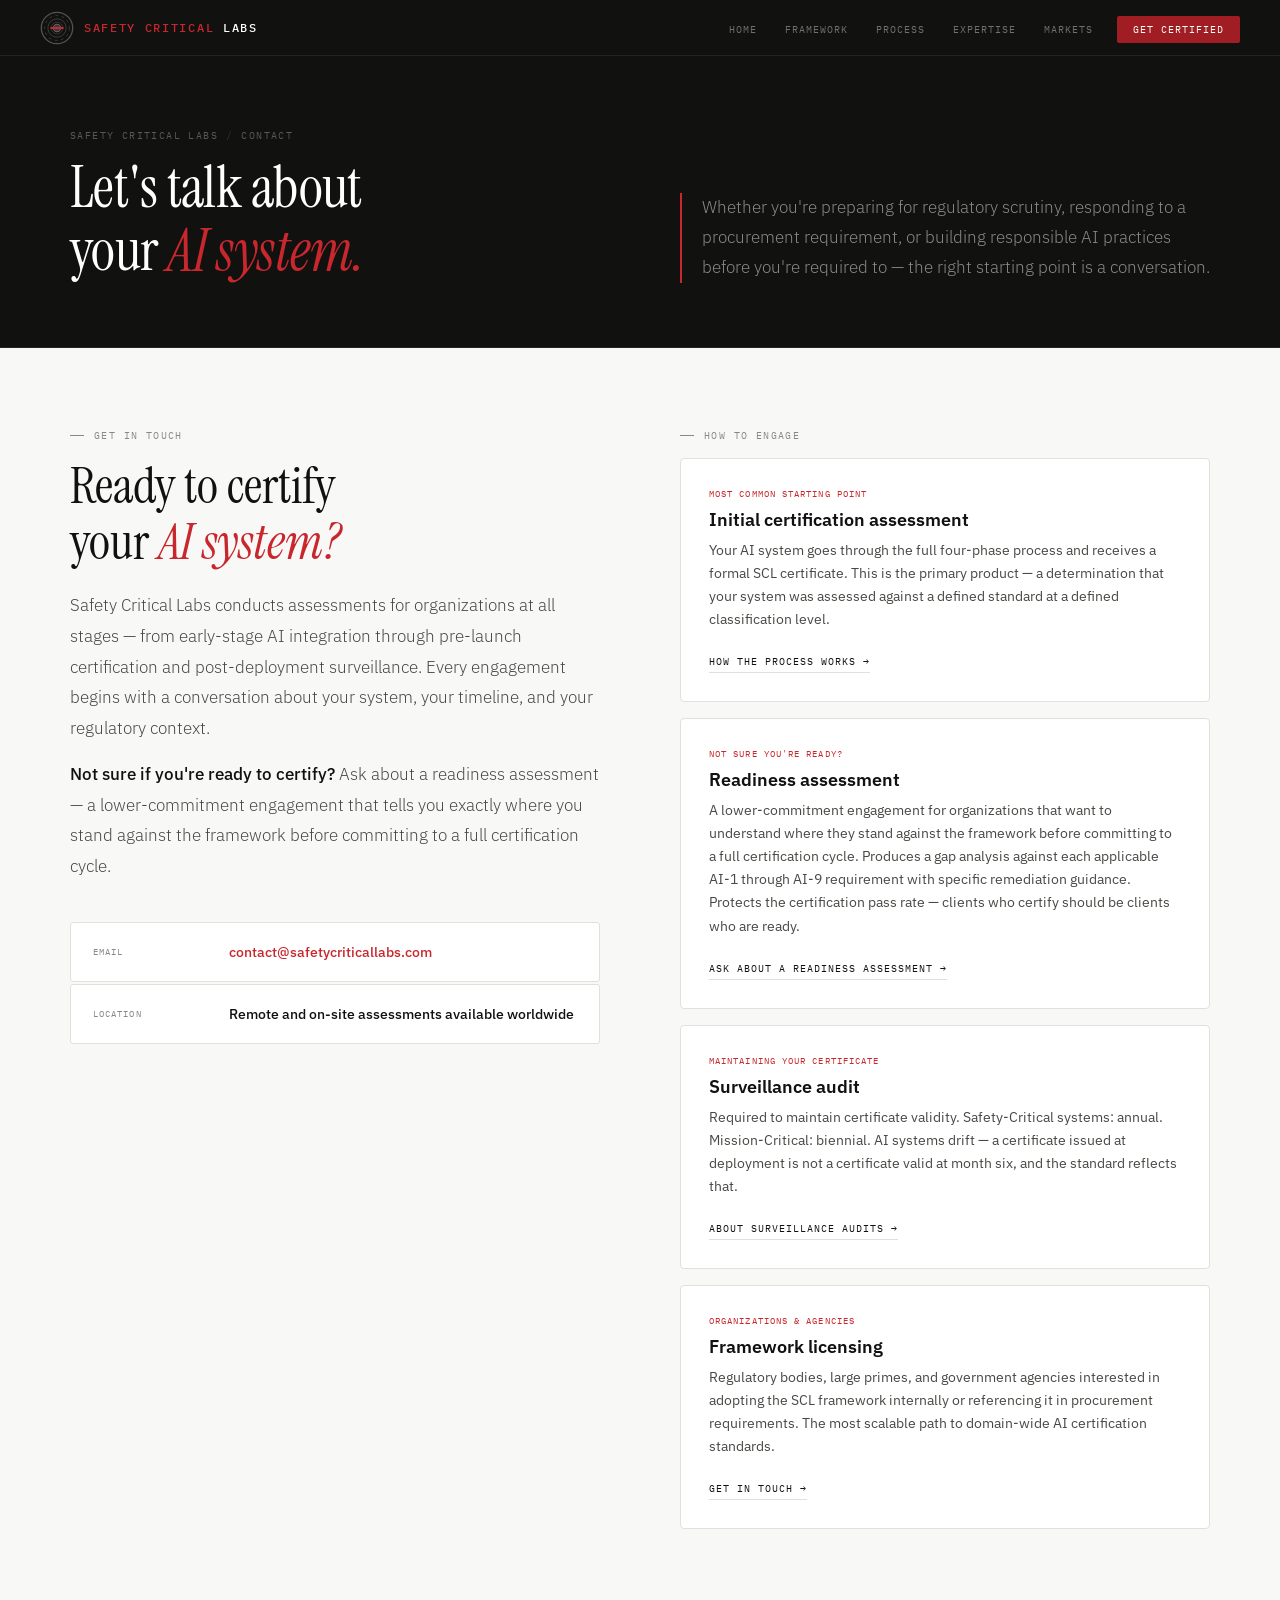
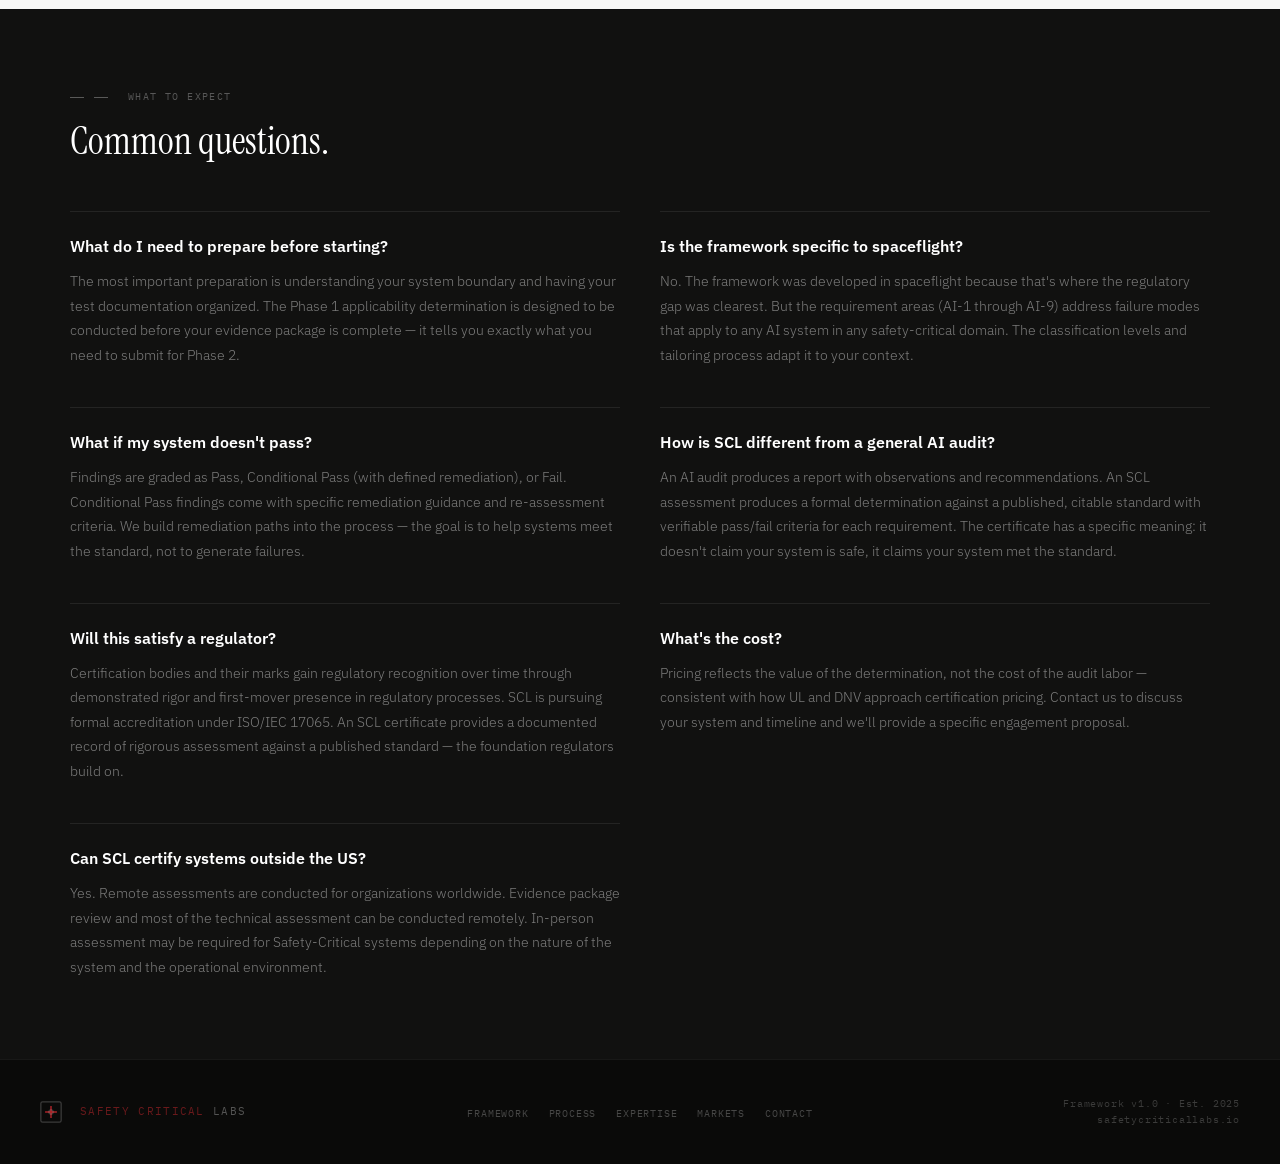
<file: contact.html>
<!DOCTYPE html>
<html lang="en">
<head>
<meta charset="UTF-8">
<link rel="icon" type="image/svg+xml" href="favicon.svg">
<link rel="shortcut icon" href="favicon.svg">
<meta name="theme-color" content="#111110">
<meta name="description" content="Start a conversation with Safety Critical Labs. Reach out to discuss certification for your AI system.">
<meta name="viewport" content="width=device-width, initial-scale=1.0">
<title>Contact — Safety Critical Labs</title>
<link rel="preconnect" href="https://fonts.googleapis.com">
<link rel="preconnect" href="https://fonts.gstatic.com" crossorigin>
<link href="https://fonts.googleapis.com/css2?family=Instrument+Serif:ital@0;1&family=IBM+Plex+Sans:wght@300;400;500;600&family=IBM+Plex+Mono:wght@400;500&display=swap" rel="stylesheet">
<style>
/* ═══ SHARED BASE STYLES ═══ */
/* ═══════════════════════════════════════════════════════════
   Safety Critical Labs — Shared Stylesheet
   ═══════════════════════════════════════════════════════════ */

*, *::before, *::after { box-sizing: border-box; margin: 0; padding: 0; }

:root {
  --bg:       #F8F8F6;
  --white:    #FFFFFF;
  --ink:      #111110;
  --ink-2:    #484844;
  --ink-3:    #888884;
  --red:      #C8272D;
  --red-dk:   #A01E23;
  --red-lt:   #F9ECEC;
  --rule:     #E0E0DC;
  --serif:    'Instrument Serif', Georgia, serif;
  --sans:     'IBM Plex Sans', system-ui, sans-serif;
  --mono:     'IBM Plex Mono', monospace;
}

html { font-size: 16px; scroll-behavior: smooth; }
body {
  background: var(--bg);
  color: var(--ink);
  font-family: var(--sans);
  font-weight: 400;
  line-height: 1.6;
  -webkit-font-smoothing: antialiased;
}

/* ─── GLOBAL NAV ──────────────────────────────────────────── */
.global-nav {
  position: fixed; top: 0; left: 0; right: 0; z-index: 200;
  height: 56px;
  background: var(--ink);
  display: flex; align-items: center;
  padding: 0 40px;
  border-bottom: 1px solid rgba(255,255,255,0.08);
}

.gn-wordmark {
  display: flex; align-items: center; gap: 10px;
  text-decoration: none; color: #fff; flex-shrink: 0;
}

.gn-icon { width: 34px; height: 34px; }

.gn-text {
  font-family: var(--mono); font-size: 12px;
  font-weight: 500; letter-spacing: 0.14em; text-transform: uppercase; color: #fff;
}
.gn-text em { color: var(--red); font-style: normal; }

.gn-links {
  display: flex; gap: 4px; align-items: center;
  margin-left: auto; list-style: none;
}

.gn-links a {
  font-family: var(--mono); font-size: 10px;
  letter-spacing: 0.1em; text-transform: uppercase;
  color: rgba(255,255,255,0.4); text-decoration: none;
  padding: 6px 12px; border-radius: 2px;
  transition: color 0.15s, background 0.15s;
}
.gn-links a:hover { color: #fff; background: rgba(255,255,255,0.06); }
.gn-links a.active { color: #fff; }

.gn-cta {
  background: var(--red) !important;
  color: #fff !important;
  padding: 7px 16px !important;
  border-radius: 2px;
  transition: background 0.15s !important;
  margin-left: 8px;
}
.gn-cta:hover { background: var(--red-dk) !important; }

/* ─── PAGE SHELL ──────────────────────────────────────────── */
.page-shell { margin-top: 56px; }

/* ─── INNER PAGE HERO ─────────────────────────────────────── */
.inner-hero {
  background: var(--ink);
  padding: 72px 40px 64px;
  border-bottom: 1px solid rgba(255,255,255,0.08);
  position: relative; overflow: hidden;
}

.inner-hero::before {
  display: none;
}

.inner-hero-inner {
  max-width: 1140px; margin: 0 auto; position: relative; z-index: 1;
  display: grid; grid-template-columns: 1fr 1fr; gap: 80px; align-items: end;
}

.inner-hero-breadcrumb {
  font-family: var(--mono); font-size: 10px;
  letter-spacing: 0.14em; text-transform: uppercase;
  color: rgba(255,255,255,0.3); margin-bottom: 12px;
  display: flex; align-items: center; gap: 8px;
}
.inner-hero-breadcrumb a { color: rgba(255,255,255,0.3); text-decoration: none; }
.inner-hero-breadcrumb a:hover { color: rgba(255,255,255,0.6); }
.inner-hero-breadcrumb span { color: rgba(255,255,255,0.15); }

.inner-hero h1 {
  font-family: var(--serif);
  font-size: clamp(38px, 4.5vw, 60px);
  font-weight: 400; line-height: 1.1;
  color: #fff; letter-spacing: -0.01em;
}
.inner-hero h1 em { font-style: italic; color: var(--red); }

.inner-hero-lead {
  font-size: 17px; color: rgba(255,255,255,0.5);
  font-weight: 300; line-height: 1.75;
  border-left: 2px solid var(--red); padding-left: 20px;
  align-self: end;
}

/* ─── SECTION BASE ────────────────────────────────────────── */
.page-section { padding: 80px 40px; }
.section-inner { max-width: 1140px; margin: 0 auto; }

.section-eyebrow {
  font-family: var(--mono); font-size: 10px;
  letter-spacing: 0.14em; text-transform: uppercase;
  color: var(--ink-3); margin-bottom: 14px;
  display: flex; align-items: center; gap: 10px;
}
.section-eyebrow::before {
  content: ''; display: inline-block;
  width: 14px; height: 1px; background: currentColor;
}

h2.section-title {
  font-family: var(--serif);
  font-size: clamp(28px, 3vw, 42px);
  font-weight: 400; line-height: 1.15;
  color: var(--ink); margin-bottom: 16px;
}
h2.section-title em { font-style: italic; color: var(--red); }

.section-lead {
  font-size: 17px; color: var(--ink-2);
  font-weight: 300; line-height: 1.75;
  max-width: 600px; margin-bottom: 48px;
}

/* ─── BUTTONS ─────────────────────────────────────────────── */
.btn {
  font-family: var(--mono); font-size: 11px;
  letter-spacing: 0.1em; text-transform: uppercase;
  padding: 12px 24px; border-radius: 2px;
  text-decoration: none; transition: all 0.15s;
  display: inline-block; cursor: pointer;
  border: none;
}
.btn-solid { background: var(--ink); color: var(--white); }
.btn-solid:hover { background: var(--red); }
.btn-red { background: var(--red); color: #fff; }
.btn-red:hover { background: var(--red-dk); }
.btn-outline {
  border: 1px solid var(--rule); color: var(--ink-2);
  background: transparent;
}
.btn-outline:hover { border-color: var(--red); color: var(--red); }
.btn-outline-white {
  border: 1px solid rgba(255,255,255,0.2);
  color: rgba(255,255,255,0.6); background: transparent;
}
.btn-outline-white:hover { border-color: rgba(255,255,255,0.5); color: #fff; }

.btn-white {
  background: #fff; color: var(--red);
  font-family: var(--mono); font-size: 11px;
  letter-spacing: 0.1em; text-transform: uppercase;
  padding: 13px 28px; border-radius: 2px;
  text-decoration: none; transition: all 0.15s;
  font-weight: 500;
}
.btn-white:hover { background: var(--ink); color: #fff; }

.btn-ghost-white {
  border: 1px solid rgba(255,255,255,0.4); color: rgba(255,255,255,0.8);
  font-family: var(--mono); font-size: 11px;
  letter-spacing: 0.1em; text-transform: uppercase;
  padding: 13px 28px; border-radius: 2px;
  text-decoration: none; transition: all 0.15s;
}
.btn-ghost-white:hover { border-color: #fff; color: #fff; }

/* ─── DIVIDER ─────────────────────────────────────────────── */
.rule { border: none; border-top: 1px solid var(--rule); margin: 0; }

/* ─── FRAMEWORK CARDS ─────────────────────────────────────── */
.framework-grid {
  display: grid; grid-template-columns: repeat(3, 1fr); gap: 16px;
}

.req-card {
  background: var(--white);
  border: 1px solid var(--rule); border-radius: 4px;
  padding: 24px;
  transition: border-color 0.2s, transform 0.2s, box-shadow 0.2s;
  cursor: default;
}
.req-card:hover {
  border-color: var(--red);
  transform: translateY(-3px);
  box-shadow: 0 8px 24px rgba(0,0,0,0.07);
}

.req-id {
  font-family: var(--mono); font-size: 11px;
  color: var(--red); letter-spacing: 0.1em;
  margin-bottom: 10px;
}
.req-title { font-size: 14px; font-weight: 600; margin-bottom: 8px; line-height: 1.35; }
.req-body { font-size: 13px; color: var(--ink-2); line-height: 1.6; }

.req-scope {
  display: inline-block; margin-top: 14px;
  font-family: var(--mono); font-size: 9px;
  letter-spacing: 0.08em; text-transform: uppercase;
  color: var(--ink-3); border: 1px solid var(--rule);
  padding: 3px 8px; border-radius: 2px;
}

/* ─── FADE ANIMATION ──────────────────────────────────────── */
.fade-up {
  opacity: 0; transform: translateY(16px);
  transition: opacity 0.55s ease, transform 0.55s ease;
}
.fade-up.visible { opacity: 1; transform: translateY(0); }

/* ─── FOOTER ──────────────────────────────────────────────── */
.site-footer {
  background: #0A0A09;
  padding: 36px 40px;
  display: grid;
  grid-template-columns: 1fr auto 1fr;
  align-items: center;
  gap: 24px;
  border-top: 1px solid rgba(255,255,255,0.06);
}

.footer-wordmark {
  display: flex; align-items: center; gap: 10px;
  text-decoration: none;
}

.footer-links {
  display: flex; gap: 20px; list-style: none;
}

.footer-links a {
  font-family: var(--mono); font-size: 10px;
  letter-spacing: 0.08em; text-transform: uppercase;
  color: rgba(255,255,255,0.25); text-decoration: none;
  transition: color 0.15s;
}
.footer-links a:hover { color: rgba(255,255,255,0.55); }

.footer-meta {
  font-family: var(--mono); font-size: 10px;
  letter-spacing: 0.08em; color: rgba(255,255,255,0.2);
  text-align: right;
}

/* ─── NOTE BOX ────────────────────────────────────────────── */
.note-box {
  padding: 20px 24px;
  background: var(--white); border: 1px solid var(--rule);
  border-left: 3px solid var(--red); border-radius: 0 4px 4px 0;
  display: flex; gap: 16px; align-items: flex-start;
}
.note-label {
  font-family: var(--mono); font-size: 9px;
  letter-spacing: 0.1em; text-transform: uppercase;
  color: var(--red); flex-shrink: 0; padding-top: 3px; min-width: 80px;
}
.note-text { font-size: 13px; color: var(--ink-2); line-height: 1.65; }
.note-text strong { color: var(--ink); }

/* ─── HOME HERO ───────────────────────────────────────────── */
.home-hero {
  background: var(--ink);
  min-height: calc(100vh - 56px);
  display: flex; align-items: center;
  padding: 80px 40px;
  position: relative; overflow: hidden;
}

.home-hero::before {
  display: none;
}

.home-hero-inner {
  max-width: 1140px; margin: 0 auto; width: 100%;
  display: grid; grid-template-columns: 1fr 1fr;
  gap: 80px; align-items: center;
  position: relative; z-index: 1;
}

.hero-eyebrow {
  font-family: var(--mono); font-size: 10px;
  letter-spacing: 0.16em; text-transform: uppercase;
  color: var(--red); margin-bottom: 24px;
  display: flex; align-items: center; gap: 10px;
}
.hero-eyebrow::before { content: ''; display: inline-block; width: 20px; height: 1px; background: var(--red); }

.home-hero h1 {
  font-family: var(--serif);
  font-size: clamp(52px, 6vw, 80px);
  font-weight: 400; line-height: 1.04;
  color: #fff; letter-spacing: -0.015em;
  margin-bottom: 32px;
}
.home-hero h1 em { font-style: italic; color: var(--red); }

.hero-body {
  font-size: 18px; color: rgba(255,255,255,0.5);
  font-weight: 300; line-height: 1.75; margin-bottom: 36px;
  max-width: 480px;
}

.hero-cta-row { display: flex; gap: 12px; flex-wrap: wrap; }

.hero-right { display: flex; flex-direction: column; gap: 16px; }

.hero-card {
  background: rgba(255,255,255,0.04);
  border: 1px solid rgba(255,255,255,0.07);
  border-radius: 4px; padding: 22px 24px;
  text-decoration: none; display: block;
  transition: border-color 0.2s, background 0.2s;
}
.hero-card:hover {
  border-color: rgba(200,39,45,0.45);
  background: rgba(200,39,45,0.05);
}

.hc-label {
  font-family: var(--mono); font-size: 9px;
  letter-spacing: 0.12em; text-transform: uppercase;
  color: var(--red); margin-bottom: 6px;
}
.hc-title { font-size: 15px; font-weight: 500; color: #fff; margin-bottom: 6px; line-height: 1.3; }
.hc-body { font-size: 13px; color: rgba(255,255,255,0.4); line-height: 1.55; }

.hc-arrow {
  float: right; color: rgba(255,255,255,0.2);
  font-size: 16px; margin-top: -2px;
  transition: color 0.15s;
}
.hero-card:hover .hc-arrow { color: var(--red); }

/* ─── STATS STRIP ─────────────────────────────────────────── */
.stats-strip {
  background: rgba(255,255,255,0.03);
  border-top: 1px solid rgba(255,255,255,0.06);
  padding: 0 40px;
}

.stats-inner {
  max-width: 1140px; margin: 0 auto;
  display: grid; grid-template-columns: repeat(3, 1fr);
  border-left: 1px solid rgba(255,255,255,0.06);
}

.stat-block {
  padding: 36px 28px;
  border-right: 1px solid rgba(255,255,255,0.06);
  border-top: 1px solid rgba(255,255,255,0.06);
  border-bottom: 1px solid rgba(255,255,255,0.06);
}

.stat-num {
  font-family: var(--serif); font-size: 44px;
  color: #fff; line-height: 1; margin-bottom: 8px;
}
.stat-num em { color: var(--red); font-style: normal; }

.stat-label {
  font-family: var(--mono); font-size: 10px;
  letter-spacing: 0.1em; text-transform: uppercase;
  color: rgba(255,255,255,0.3); line-height: 1.4;
}

/* ─── WHAT WE DO ──────────────────────────────────────────── */
.what-grid {
  display: grid; grid-template-columns: 1fr 1fr;
  gap: 64px; align-items: start;
}

.what-body p {
  font-size: 16px; color: var(--ink-2); line-height: 1.8;
  font-weight: 300; margin-bottom: 18px;
}
.what-body p strong { color: var(--ink); font-weight: 500; }

.analogy-row { display: flex; gap: 8px; flex-wrap: wrap; margin-top: 28px; }

.atag {
  font-family: var(--mono); font-size: 10px;
  letter-spacing: 0.07em; text-transform: uppercase;
  border: 1px solid var(--rule); border-radius: 2px;
  padding: 6px 12px; color: var(--ink-3); background: transparent;
  cursor: default;
}
.atag.highlight { color: var(--red); border-color: rgba(200,39,45,0.25); background: var(--red-lt); }

.page-preview-cards { display: flex; flex-direction: column; gap: 12px; }

.ppc {
  background: var(--white); border: 1px solid var(--rule);
  border-radius: 4px; padding: 20px 22px;
  display: flex; gap: 20px; align-items: flex-start;
  text-decoration: none; color: inherit;
  transition: border-color 0.2s, transform 0.2s;
}
.ppc:hover { border-color: var(--red); transform: translateX(4px); }

.ppc-num {
  font-family: var(--mono); font-size: 11px;
  color: var(--red); flex-shrink: 0; padding-top: 2px;
  min-width: 28px;
}
.ppc-body { flex: 1; }
.ppc-title { font-size: 14px; font-weight: 600; margin-bottom: 4px; color: var(--ink); }
.ppc-desc { font-size: 12px; color: var(--ink-3); line-height: 1.55; }
.ppc-arrow { color: var(--rule); font-size: 14px; flex-shrink: 0; padding-top: 2px; transition: color 0.15s; }
.ppc:hover .ppc-arrow { color: var(--red); }

/* ─── URGENCY BAND ────────────────────────────────────────── */
.urgency-band {
  background: var(--ink);
  padding: 80px 40px;
}

.ub-inner {
  max-width: 1140px; margin: 0 auto;
}

.ub-header {
  display: grid; grid-template-columns: 1fr 1fr;
  gap: 60px; align-items: end; margin-bottom: 48px;
}

.ub-header .section-eyebrow { color: rgba(255,255,255,0.3); }
.ub-header .section-eyebrow::before { background: rgba(255,255,255,0.3); }
.ub-header h2.section-title { color: #fff; }

.ub-lead {
  font-size: 16px; color: rgba(255,255,255,0.45);
  font-weight: 300; line-height: 1.75;
  border-left: 2px solid var(--red); padding-left: 20px;
  align-self: end;
}

.ub-grid {
  display: grid; grid-template-columns: repeat(3, 1fr); gap: 2px;
}

.ub-item {
  background: rgba(255,255,255,0.03);
  border: 1px solid rgba(255,255,255,0.06);
  padding: 28px 24px;
  transition: background 0.2s, border-color 0.2s;
}
.ub-item:hover {
  background: rgba(255,255,255,0.06);
  border-color: rgba(200,39,45,0.3);
}

.ub-std {
  font-family: var(--mono); font-size: 9px;
  letter-spacing: 0.12em; text-transform: uppercase;
  color: var(--red); margin-bottom: 10px;
}
.ub-title { font-size: 14px; font-weight: 500; color: rgba(255,255,255,0.85); margin-bottom: 6px; line-height: 1.35; }
.ub-desc { font-size: 13px; color: rgba(255,255,255,0.35); line-height: 1.6; }

.ub-cta { margin-top: 40px; display: flex; gap: 12px; }

/* ─── FOUNDER PREVIEW ─────────────────────────────────────── */
.founder-preview {
  display: grid; grid-template-columns: 1fr 1fr; gap: 64px; align-items: center;
}

.fp-left p {
  font-size: 16px; color: var(--ink-2); line-height: 1.8;
  font-weight: 300; margin-bottom: 18px;
}
.fp-left p strong { color: var(--ink); font-weight: 500; }

.fp-quote {
  font-family: var(--serif); font-size: 20px; font-style: italic;
  color: var(--ink-2); line-height: 1.55;
  border-left: 2px solid var(--red); padding-left: 20px;
  margin: 28px 0;
}

.fp-byline {
  font-family: var(--mono); font-size: 10px;
  letter-spacing: 0.1em; text-transform: uppercase; color: var(--ink-3);
  margin-top: 20px; line-height: 1.7;
}

.fp-cards { display: flex; flex-direction: column; gap: 12px; }

.fp-card {
  background: var(--white); border: 1px solid var(--rule);
  border-radius: 4px; padding: 22px 24px;
}
.fp-card-org {
  font-family: var(--mono); font-size: 9px;
  letter-spacing: 0.12em; text-transform: uppercase;
  color: var(--red); margin-bottom: 6px;
}
.fp-card-role { font-size: 14px; font-weight: 600; margin-bottom: 6px; color: var(--ink); }
.fp-card-desc { font-size: 13px; color: var(--ink-2); line-height: 1.6; }
.fp-card-award {
  display: inline-block; margin-top: 10px;
  font-family: var(--mono); font-size: 9px;
  letter-spacing: 0.08em; text-transform: uppercase;
  background: var(--red-lt); border: 1px solid rgba(200,39,45,0.2);
  color: var(--red); padding: 4px 10px; border-radius: 2px;
}

/* ─── HOME CTA ────────────────────────────────────────────── */
.home-cta {
  background: var(--red);
  padding: 72px 40px;
  text-align: center;
}

.home-cta h2 {
  font-family: var(--serif);
  font-size: clamp(32px, 3.5vw, 48px);
  color: #fff; font-weight: 400;
  margin-bottom: 16px; line-height: 1.15;
}

.home-cta p {
  font-size: 17px; color: rgba(255,255,255,0.7);
  font-weight: 300; max-width: 500px;
  margin: 0 auto 32px; line-height: 1.7;
}

.home-cta-row { display: flex; gap: 12px; justify-content: center; }

/* ─── RESPONSIVE ──────────────────────────────────────────── */
@media (max-width: 880px) {
  .global-nav { padding: 0 20px; }
  .gn-links { display: none; }
  .inner-hero { padding: 60px 24px 48px; }
  .inner-hero-inner { grid-template-columns: 1fr; gap: 24px; }
  .page-section { padding: 56px 24px; }
  .framework-grid { grid-template-columns: 1fr 1fr; }
  .home-hero { padding: 60px 24px; }
  .home-hero-inner { grid-template-columns: 1fr; gap: 40px; }
  .stats-strip { padding: 0 24px; }
  .stats-inner { grid-template-columns: 1fr 1fr; }
  .what-grid { grid-template-columns: 1fr; gap: 40px; }
  .ub-header { grid-template-columns: 1fr; gap: 20px; }
  .ub-grid { grid-template-columns: 1fr; }
  .founder-preview { grid-template-columns: 1fr; gap: 40px; }
  .urgency-band { padding: 60px 24px; }
  .home-cta { padding: 60px 24px; }
}

@media (max-width: 580px) {
  .framework-grid { grid-template-columns: 1fr; }
  .stats-inner { grid-template-columns: 1fr 1fr; }
  .site-footer { grid-template-columns: 1fr; gap: 16px; }
  .footer-meta { text-align: left; }
}
/* ═══ PAGE STYLES ═══ */
/* ─── CONTACT LAYOUT ──────────────────────────────────────── */
.contact-layout {
  display: grid; grid-template-columns: 1fr 1fr; gap: 80px; align-items: start;
}

.contact-left h2 {
  font-family: var(--serif);
  font-size: clamp(36px, 4vw, 56px);
  font-weight: 400; color: var(--ink);
  margin-bottom: 20px; line-height: 1.1;
}
.contact-left h2 em { font-style: italic; color: var(--red); }

.contact-left p {
  font-size: 17px; color: var(--ink-2);
  line-height: 1.8; font-weight: 300; margin-bottom: 16px;
}
.contact-left p strong { color: var(--ink); font-weight: 500; }

.contact-info-list {
  display: flex; flex-direction: column; gap: 2px;
  margin-top: 40px;
}

.ci-row {
  background: var(--white); border: 1px solid var(--rule);
  border-radius: 3px; padding: 18px 22px;
  display: grid; grid-template-columns: 120px 1fr; gap: 16px; align-items: center;
}

.ci-label {
  font-family: var(--mono); font-size: 9px;
  letter-spacing: 0.12em; text-transform: uppercase; color: var(--ink-3);
}

.ci-value {
  font-size: 14px; font-weight: 500; color: var(--ink);
}
.ci-value a { color: var(--red); text-decoration: none; }
.ci-value a:hover { text-decoration: underline; }

/* ─── PATHWAYS ────────────────────────────────────────────── */
.pathways { display: flex; flex-direction: column; gap: 16px; }

.pathway {
  background: var(--white); border: 1px solid var(--rule);
  border-radius: 4px; padding: 28px;
  transition: border-color 0.2s, transform 0.2s;
}
.pathway:hover { border-color: var(--red); transform: translateX(4px); }

.pathway-tag {
  font-family: var(--mono); font-size: 9px;
  letter-spacing: 0.12em; text-transform: uppercase;
  color: var(--red); margin-bottom: 8px;
}

.pathway-title { font-size: 18px; font-weight: 600; color: var(--ink); margin-bottom: 8px; line-height: 1.2; }

.pathway-desc { font-size: 14px; color: var(--ink-2); line-height: 1.65; margin-bottom: 16px; }

.pathway-cta {
  display: inline-flex; align-items: center; gap: 6px;
  font-family: var(--mono); font-size: 10px;
  letter-spacing: 0.1em; text-transform: uppercase;
  color: var(--ink); text-decoration: none;
  border-bottom: 1px solid var(--rule); padding-bottom: 2px;
  transition: color 0.15s, border-color 0.15s;
}
.pathway:hover .pathway-cta { color: var(--red); border-color: var(--red); }

/* ─── FAQ / WHAT TO EXPECT ────────────────────────────────── */
.expect-section { background: var(--ink); padding: 80px 40px; }

.expect-inner { max-width: 1140px; margin: 0 auto; }

.expect-grid {
  display: grid; grid-template-columns: 1fr 1fr; gap: 40px; margin-top: 48px;
}

.expect-item {
  border-top: 1px solid rgba(255,255,255,0.08);
  padding-top: 24px;
}

.expect-q {
  font-size: 16px; font-weight: 600; color: #fff;
  margin-bottom: 12px; line-height: 1.3;
}

.expect-a {
  font-size: 14px; color: rgba(255,255,255,0.45);
  line-height: 1.75; font-weight: 300;
}

/* ─── FRAMEWORK BAND ──────────────────────────────────────── */
.framework-plug {
  background: var(--red-lt);
  border-top: 1px solid rgba(200,39,45,0.12);
  padding: 60px 40px;
}

.fp-inner {
  max-width: 1140px; margin: 0 auto;
  display: flex; justify-content: space-between; align-items: center;
  gap: 40px; flex-wrap: wrap;
}

.fp-inner h2 {
  font-family: var(--serif); font-size: clamp(24px,2.5vw,34px);
  font-weight: 400; color: var(--ink); line-height: 1.2;
}

.fp-inner p {
  font-size: 15px; color: var(--ink-2); line-height: 1.7;
  font-weight: 300; max-width: 400px; margin-top: 8px;
}

@media (max-width: 880px) {
  .contact-layout { grid-template-columns: 1fr; gap: 48px; }
  .ci-row { grid-template-columns: 1fr; gap: 4px; }
  .expect-section { padding: 60px 24px; }
  .expect-grid { grid-template-columns: 1fr; }
  .framework-plug { padding: 48px 24px; }
}
</style>
</head>
<body>

<nav class="global-nav">
  <a href="index.html" class="gn-wordmark">
    <svg class="gn-icon" viewBox="0 0 26 26" fill="none">
      <circle cx="13" cy="13" r="12" stroke="rgba(255,255,255,0.28)" stroke-width="1"/>
      <circle cx="13" cy="13" r="9.5" stroke="rgba(255,255,255,0.16)" stroke-width="0.75" stroke-dasharray="2.2 2.6"/>
      <circle cx="13" cy="13" r="7" stroke="rgba(255,255,255,0.18)" stroke-width="0.75"/>
      <circle cx="13" cy="13" r="4.5" stroke="rgba(255,255,255,0.18)" stroke-width="0.6"/>
      <circle cx="13" cy="13" r="2.8" fill="#1B3A6B" stroke="rgba(180,130,42,0.65)" stroke-width="0.8"/>
      <line x1="8.5" y1="13" x2="17.5" y2="13" stroke="#C8272D" stroke-width="1.4" stroke-linecap="round"/>
      <circle cx="13" cy="13" r="1.2" fill="#C8272D"/>
    </svg>
    <span class="gn-text"><em>Safety Critical</em> Labs</span>
  </a>
  <ul class="gn-links">
    <li><a href="index.html">Home</a></li>
    <li><a href="framework.html">Framework</a></li>
    <li><a href="process.html">Process</a></li>
    <li><a href="expertise.html">Expertise</a></li>
    <li><a href="markets.html">Markets</a></li>
    <li><a href="contact.html" class="gn-cta active" style="background:var(--red-dk)!important;">Get Certified</a></li>
  </ul>
</nav>

<div class="page-shell">

<div class="inner-hero">
  <div class="inner-hero-inner">
    <div>
      <div class="inner-hero-breadcrumb">
        <a href="index.html">Safety Critical Labs</a>
        <span>/</span> Contact
      </div>
      <h1>Let's talk about<br>your <em>AI system.</em></h1>
    </div>
    <p class="inner-hero-lead">
      Whether you're preparing for regulatory scrutiny, responding to a procurement requirement, or building responsible AI practices before you're required to &mdash; the right starting point is a conversation.
    </p>
  </div>
</div>

<!-- CONTACT LAYOUT -->
<section class="page-section" style="background: var(--bg);">
  <div class="section-inner">
    <div class="contact-layout">
      <div class="contact-left">
        <div class="section-eyebrow">Get in touch</div>
        <h2>Ready to certify<br>your <em>AI system?</em></h2>
        <p>
          Safety Critical Labs conducts assessments for organizations at all stages &mdash; from early-stage AI integration through pre-launch certification and post-deployment surveillance. Every engagement begins with a conversation about your system, your timeline, and your regulatory context.
        </p>
        <p>
          <strong>Not sure if you're ready to certify?</strong> Ask about a readiness assessment &mdash; a lower-commitment engagement that tells you exactly where you stand against the framework before committing to a full certification cycle.
        </p>

        <div class="contact-info-list">
          <div class="ci-row">
            <span class="ci-label">Email</span>
            <span class="ci-value"><a href="mailto:contact@safetycriticallabs.com">contact@safetycriticallabs.com</a></span>
          </div>
          <div class="ci-row">
            <span class="ci-label">Location</span>
            <span class="ci-value">Remote and on-site assessments available worldwide</span>
          </div>
        </div>
      </div>

      <div>
        <div class="section-eyebrow">How to engage</div>
        <div class="pathways">
          <div class="pathway fade-up">
            <div class="pathway-tag">Most common starting point</div>
            <div class="pathway-title">Initial certification assessment</div>
            <div class="pathway-desc">Your AI system goes through the full four-phase process and receives a formal SCL certificate. This is the primary product &mdash; a determination that your system was assessed against a defined standard at a defined classification level.</div>
            <a href="process.html" class="pathway-cta">How the process works &rarr;</a>
          </div>
          <div class="pathway fade-up">
            <div class="pathway-tag">Not sure you're ready?</div>
            <div class="pathway-title">Readiness assessment</div>
            <div class="pathway-desc">A lower-commitment engagement for organizations that want to understand where they stand against the framework before committing to a full certification cycle. Produces a gap analysis against each applicable AI-1 through AI-9 requirement with specific remediation guidance. Protects the certification pass rate &mdash; clients who certify should be clients who are ready.</div>
            <a href="mailto:contact@safetycriticallabs.io" class="pathway-cta">Ask about a readiness assessment &rarr;</a>
          </div>
          <div class="pathway fade-up">
            <div class="pathway-tag">Maintaining your certificate</div>
            <div class="pathway-title">Surveillance audit</div>
            <div class="pathway-desc">Required to maintain certificate validity. Safety-Critical systems: annual. Mission-Critical: biennial. AI systems drift &mdash; a certificate issued at deployment is not a certificate valid at month six, and the standard reflects that.</div>
            <a href="process.html#phase4" class="pathway-cta">About surveillance audits &rarr;</a>
          </div>
          <div class="pathway fade-up">
            <div class="pathway-tag">Organizations &amp; agencies</div>
            <div class="pathway-title">Framework licensing</div>
            <div class="pathway-desc">Regulatory bodies, large primes, and government agencies interested in adopting the SCL framework internally or referencing it in procurement requirements. The most scalable path to domain-wide AI certification standards.</div>
            <a href="mailto:contact@safetycriticallabs.io" class="pathway-cta">Get in touch &rarr;</a>
          </div>
        </div>
      </div>
    </div>
  </div>
</section>

<!-- WHAT TO EXPECT -->
<div class="expect-section">
  <div class="expect-inner">
    <div class="section-eyebrow" style="color:rgba(255,255,255,0.3)"><span style="display:inline-block;width:14px;height:1px;background:rgba(255,255,255,0.3);margin-right:10px;vertical-align:middle;"></span>What to expect</div>
    <h2 class="section-title" style="color:#fff;">Common questions.</h2>
    <div class="expect-grid">

      <div class="expect-item fade-up">
        <div class="expect-q">What do I need to prepare before starting?</div>
        <div class="expect-a">The most important preparation is understanding your system boundary and having your test documentation organized. The Phase 1 applicability determination is designed to be conducted before your evidence package is complete &mdash; it tells you exactly what you need to submit for Phase 2.</div>
      </div>
      <div class="expect-item fade-up">
        <div class="expect-q">Is the framework specific to spaceflight?</div>
        <div class="expect-a">No. The framework was developed in spaceflight because that's where the regulatory gap was clearest. But the requirement areas (AI-1 through AI-9) address failure modes that apply to any AI system in any safety-critical domain. The classification levels and tailoring process adapt it to your context.</div>
      </div>
      <div class="expect-item fade-up">
        <div class="expect-q">What if my system doesn't pass?</div>
        <div class="expect-a">Findings are graded as Pass, Conditional Pass (with defined remediation), or Fail. Conditional Pass findings come with specific remediation guidance and re-assessment criteria. We build remediation paths into the process &mdash; the goal is to help systems meet the standard, not to generate failures.</div>
      </div>
      <div class="expect-item fade-up">
        <div class="expect-q">How is SCL different from a general AI audit?</div>
        <div class="expect-a">An AI audit produces a report with observations and recommendations. An SCL assessment produces a formal determination against a published, citable standard with verifiable pass/fail criteria for each requirement. The certificate has a specific meaning: it doesn't claim your system is safe, it claims your system met the standard.</div>
      </div>
      <div class="expect-item fade-up">
        <div class="expect-q">Will this satisfy a regulator?</div>
        <div class="expect-a">Certification bodies and their marks gain regulatory recognition over time through demonstrated rigor and first-mover presence in regulatory processes. SCL is pursuing formal accreditation under ISO/IEC 17065. An SCL certificate provides a documented record of rigorous assessment against a published standard &mdash; the foundation regulators build on.</div>
      </div>
      <div class="expect-item fade-up">
        <div class="expect-q">What's the cost?</div>
        <div class="expect-a">Pricing reflects the value of the determination, not the cost of the audit labor &mdash; consistent with how UL and DNV approach certification pricing. Contact us to discuss your system and timeline and we'll provide a specific engagement proposal.</div>
      </div>
      <div class="expect-item fade-up">
        <div class="expect-q">Can SCL certify systems outside the US?</div>
        <div class="expect-a">Yes. Remote assessments are conducted for organizations worldwide. Evidence package review and most of the technical assessment can be conducted remotely. In-person assessment may be required for Safety-Critical systems depending on the nature of the system and the operational environment.</div>
      </div>
    </div>
  </div>
</div>



</div>

<footer class="site-footer">
  <a href="index.html" class="footer-wordmark">
    <svg width="22" height="22" viewBox="0 0 26 26" fill="none">
      <rect x="1" y="1" width="24" height="24" rx="2" stroke="rgba(255,255,255,0.2)" stroke-width="1.5"/>
      <line x1="6" y1="13" x2="20" y2="13" stroke="#C8272D" stroke-width="1.5"/>
      <line x1="13" y1="6" x2="13" y2="20" stroke="#C8272D" stroke-width="1.5"/>
      <circle cx="13" cy="13" r="2.5" stroke="rgba(255,255,255,0.2)" stroke-width="1.5"/>
    </svg>
    <span style="font-family:var(--mono);font-size:11px;letter-spacing:0.12em;text-transform:uppercase;color:rgba(255,255,255,0.3);margin-left:8px;"><span style="color:rgba(200,39,45,0.5)">Safety Critical</span> Labs</span>
  </a>
  <ul class="footer-links">
    <li><a href="framework.html">Framework</a></li>
    <li><a href="process.html">Process</a></li>
    <li><a href="expertise.html">Expertise</a></li>
    <li><a href="markets.html">Markets</a></li>
    <li><a href="contact.html">Contact</a></li>
  </ul>
  <div class="footer-meta">Framework v1.0 &middot; Est. 2025<br>safetycriticallabs.io</div>
</footer>

<script>
const observer = new IntersectionObserver((entries) => {
  entries.forEach((e, i) => {
    if (e.isIntersecting) { setTimeout(() => e.target.classList.add('visible'), i * 70); observer.unobserve(e.target); }
  });
}, { threshold: 0.1 });
document.querySelectorAll('.fade-up').forEach(el => observer.observe(el));
</script>
</body>
</html>
</file>
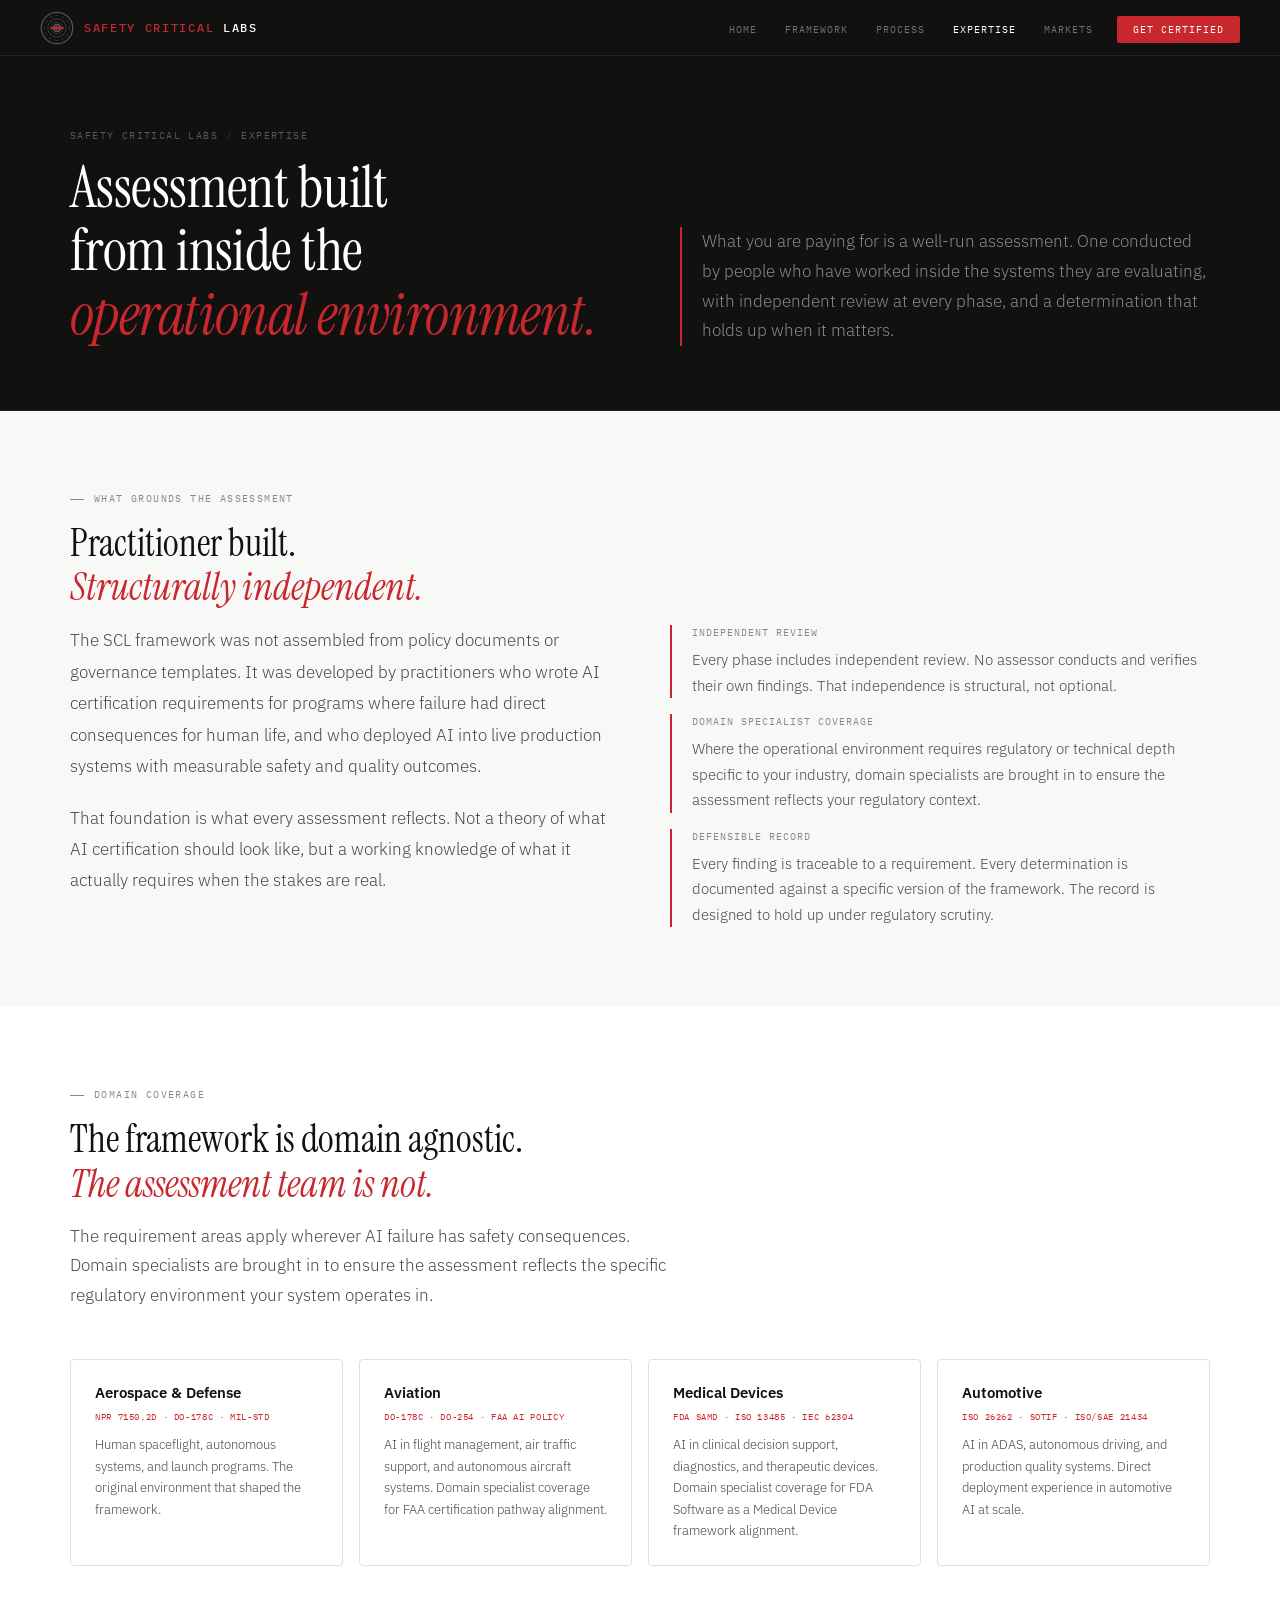
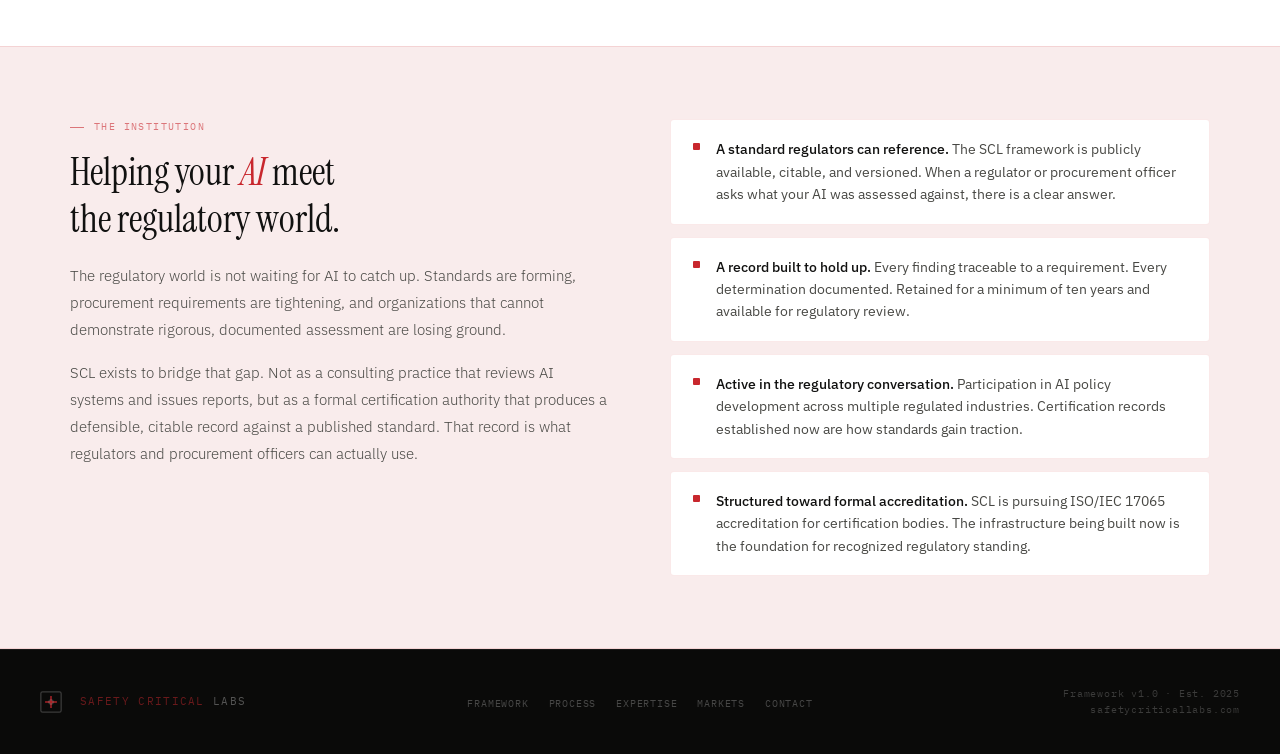
<file: expertise.html>
<!DOCTYPE html>
<html lang="en">
<head>
<meta charset="UTF-8">
<meta name="viewport" content="width=device-width, initial-scale=1.0">
<title>Expertise — Safety Critical Labs</title>
<link rel="preconnect" href="https://fonts.googleapis.com">
<link rel="preconnect" href="https://fonts.gstatic.com" crossorigin>
<link href="https://fonts.googleapis.com/css2?family=Instrument+Serif:ital@0;1&family=IBM+Plex+Sans:wght@300;400;500;600&family=IBM+Plex+Mono:wght@400;500&display=swap" rel="stylesheet">
<style>
/* ═══ SHARED BASE STYLES ═══ */
/* ═══════════════════════════════════════════════════════════
   Safety Critical Labs — Shared Stylesheet
   ═══════════════════════════════════════════════════════════ */

*, *::before, *::after { box-sizing: border-box; margin: 0; padding: 0; }

:root {
  --bg:       #F8F8F6;
  --white:    #FFFFFF;
  --ink:      #111110;
  --ink-2:    #484844;
  --ink-3:    #888884;
  --red:      #C8272D;
  --red-dk:   #A01E23;
  --red-lt:   #F9ECEC;
  --rule:     #E0E0DC;
  --serif:    'Instrument Serif', Georgia, serif;
  --sans:     'IBM Plex Sans', system-ui, sans-serif;
  --mono:     'IBM Plex Mono', monospace;
}

html { font-size: 16px; scroll-behavior: smooth; }
body {
  background: var(--bg);
  color: var(--ink);
  font-family: var(--sans);
  font-weight: 400;
  line-height: 1.6;
  -webkit-font-smoothing: antialiased;
}

/* ─── GLOBAL NAV ──────────────────────────────────────────── */
.global-nav {
  position: fixed; top: 0; left: 0; right: 0; z-index: 200;
  height: 56px;
  background: var(--ink);
  display: flex; align-items: center;
  padding: 0 40px;
  border-bottom: 1px solid rgba(255,255,255,0.08);
}

.gn-wordmark {
  display: flex; align-items: center; gap: 10px;
  text-decoration: none; color: #fff; flex-shrink: 0;
}

.gn-icon { width: 34px; height: 34px; }

.gn-text {
  font-family: var(--mono); font-size: 12px;
  font-weight: 500; letter-spacing: 0.14em; text-transform: uppercase; color: #fff;
}
.gn-text em { color: var(--red); font-style: normal; }

.gn-links {
  display: flex; gap: 4px; align-items: center;
  margin-left: auto; list-style: none;
}

.gn-links a {
  font-family: var(--mono); font-size: 10px;
  letter-spacing: 0.1em; text-transform: uppercase;
  color: rgba(255,255,255,0.4); text-decoration: none;
  padding: 6px 12px; border-radius: 2px;
  transition: color 0.15s, background 0.15s;
}
.gn-links a:hover { color: #fff; background: rgba(255,255,255,0.06); }
.gn-links a.active { color: #fff; }

.gn-cta {
  background: var(--red) !important;
  color: #fff !important;
  padding: 7px 16px !important;
  border-radius: 2px;
  transition: background 0.15s !important;
  margin-left: 8px;
}
.gn-cta:hover { background: var(--red-dk) !important; }

/* ─── PAGE SHELL ──────────────────────────────────────────── */
.page-shell { margin-top: 56px; }

/* ─── INNER PAGE HERO ─────────────────────────────────────── */
.inner-hero {
  background: var(--ink);
  padding: 72px 40px 64px;
  border-bottom: 1px solid rgba(255,255,255,0.08);
  position: relative; overflow: hidden;
}

.inner-hero::before {
  display: none;
}

.inner-hero-inner {
  max-width: 1140px; margin: 0 auto; position: relative; z-index: 1;
  display: grid; grid-template-columns: 1fr 1fr; gap: 80px; align-items: end;
}

.inner-hero-breadcrumb {
  font-family: var(--mono); font-size: 10px;
  letter-spacing: 0.14em; text-transform: uppercase;
  color: rgba(255,255,255,0.3); margin-bottom: 12px;
  display: flex; align-items: center; gap: 8px;
}
.inner-hero-breadcrumb a { color: rgba(255,255,255,0.3); text-decoration: none; }
.inner-hero-breadcrumb a:hover { color: rgba(255,255,255,0.6); }
.inner-hero-breadcrumb span { color: rgba(255,255,255,0.15); }

.inner-hero h1 {
  font-family: var(--serif);
  font-size: clamp(38px, 4.5vw, 60px);
  font-weight: 400; line-height: 1.1;
  color: #fff; letter-spacing: -0.01em;
}
.inner-hero h1 em { font-style: italic; color: var(--red); }

.inner-hero-lead {
  font-size: 17px; color: rgba(255,255,255,0.5);
  font-weight: 300; line-height: 1.75;
  border-left: 2px solid var(--red); padding-left: 20px;
  align-self: end;
}

/* ─── SECTION BASE ────────────────────────────────────────── */
.page-section { padding: 80px 40px; }
.section-inner { max-width: 1140px; margin: 0 auto; }

.section-eyebrow {
  font-family: var(--mono); font-size: 10px;
  letter-spacing: 0.14em; text-transform: uppercase;
  color: var(--ink-3); margin-bottom: 14px;
  display: flex; align-items: center; gap: 10px;
}
.section-eyebrow::before {
  content: ''; display: inline-block;
  width: 14px; height: 1px; background: currentColor;
}

h2.section-title {
  font-family: var(--serif);
  font-size: clamp(28px, 3vw, 42px);
  font-weight: 400; line-height: 1.15;
  color: var(--ink); margin-bottom: 16px;
}
h2.section-title em { font-style: italic; color: var(--red); }

.section-lead {
  font-size: 17px; color: var(--ink-2);
  font-weight: 300; line-height: 1.75;
  max-width: 600px; margin-bottom: 48px;
}

/* ─── BUTTONS ─────────────────────────────────────────────── */
.btn {
  font-family: var(--mono); font-size: 11px;
  letter-spacing: 0.1em; text-transform: uppercase;
  padding: 12px 24px; border-radius: 2px;
  text-decoration: none; transition: all 0.15s;
  display: inline-block; cursor: pointer;
  border: none;
}
.btn-solid { background: var(--ink); color: var(--white); }
.btn-solid:hover { background: var(--red); }
.btn-red { background: var(--red); color: #fff; }
.btn-red:hover { background: var(--red-dk); }
.btn-outline {
  border: 1px solid var(--rule); color: var(--ink-2);
  background: transparent;
}
.btn-outline:hover { border-color: var(--red); color: var(--red); }
.btn-outline-white {
  border: 1px solid rgba(255,255,255,0.2);
  color: rgba(255,255,255,0.6); background: transparent;
}
.btn-outline-white:hover { border-color: rgba(255,255,255,0.5); color: #fff; }

.btn-white {
  background: #fff; color: var(--red);
  font-family: var(--mono); font-size: 11px;
  letter-spacing: 0.1em; text-transform: uppercase;
  padding: 13px 28px; border-radius: 2px;
  text-decoration: none; transition: all 0.15s;
  font-weight: 500;
}
.btn-white:hover { background: var(--ink); color: #fff; }

.btn-ghost-white {
  border: 1px solid rgba(255,255,255,0.4); color: rgba(255,255,255,0.8);
  font-family: var(--mono); font-size: 11px;
  letter-spacing: 0.1em; text-transform: uppercase;
  padding: 13px 28px; border-radius: 2px;
  text-decoration: none; transition: all 0.15s;
}
.btn-ghost-white:hover { border-color: #fff; color: #fff; }

/* ─── DIVIDER ─────────────────────────────────────────────── */
.rule { border: none; border-top: 1px solid var(--rule); margin: 0; }

/* ─── FRAMEWORK CARDS ─────────────────────────────────────── */
.framework-grid {
  display: grid; grid-template-columns: repeat(3, 1fr); gap: 16px;
}

.req-card {
  background: var(--white);
  border: 1px solid var(--rule); border-radius: 4px;
  padding: 24px;
  transition: border-color 0.2s, transform 0.2s, box-shadow 0.2s;
  cursor: default;
}
.req-card:hover {
  border-color: var(--red);
  transform: translateY(-3px);
  box-shadow: 0 8px 24px rgba(0,0,0,0.07);
}

.req-id {
  font-family: var(--mono); font-size: 11px;
  color: var(--red); letter-spacing: 0.1em;
  margin-bottom: 10px;
}
.req-title { font-size: 14px; font-weight: 600; margin-bottom: 8px; line-height: 1.35; }
.req-body { font-size: 13px; color: var(--ink-2); line-height: 1.6; }

.req-scope {
  display: inline-block; margin-top: 14px;
  font-family: var(--mono); font-size: 9px;
  letter-spacing: 0.08em; text-transform: uppercase;
  color: var(--ink-3); border: 1px solid var(--rule);
  padding: 3px 8px; border-radius: 2px;
}

/* ─── FADE ANIMATION ──────────────────────────────────────── */
.fade-up {
  opacity: 0; transform: translateY(16px);
  transition: opacity 0.55s ease, transform 0.55s ease;
}
.fade-up.visible { opacity: 1; transform: translateY(0); }

/* ─── FOOTER ──────────────────────────────────────────────── */
.site-footer {
  background: #0A0A09;
  padding: 36px 40px;
  display: grid;
  grid-template-columns: 1fr auto 1fr;
  align-items: center;
  gap: 24px;
  border-top: 1px solid rgba(255,255,255,0.06);
}

.footer-wordmark {
  display: flex; align-items: center; gap: 10px;
  text-decoration: none;
}

.footer-links {
  display: flex; gap: 20px; list-style: none;
}

.footer-links a {
  font-family: var(--mono); font-size: 10px;
  letter-spacing: 0.08em; text-transform: uppercase;
  color: rgba(255,255,255,0.25); text-decoration: none;
  transition: color 0.15s;
}
.footer-links a:hover { color: rgba(255,255,255,0.55); }

.footer-meta {
  font-family: var(--mono); font-size: 10px;
  letter-spacing: 0.08em; color: rgba(255,255,255,0.2);
  text-align: right;
}

/* ─── NOTE BOX ────────────────────────────────────────────── */
.note-box {
  padding: 20px 24px;
  background: var(--white); border: 1px solid var(--rule);
  border-left: 3px solid var(--red); border-radius: 0 4px 4px 0;
  display: flex; gap: 16px; align-items: flex-start;
}
.note-label {
  font-family: var(--mono); font-size: 9px;
  letter-spacing: 0.1em; text-transform: uppercase;
  color: var(--red); flex-shrink: 0; padding-top: 3px; min-width: 80px;
}
.note-text { font-size: 13px; color: var(--ink-2); line-height: 1.65; }
.note-text strong { color: var(--ink); }

/* ─── HOME HERO ───────────────────────────────────────────── */
.home-hero {
  background: var(--ink);
  min-height: calc(100vh - 56px);
  display: flex; align-items: center;
  padding: 80px 40px;
  position: relative; overflow: hidden;
}

.home-hero::before {
  display: none;
}

.home-hero-inner {
  max-width: 1140px; margin: 0 auto; width: 100%;
  display: grid; grid-template-columns: 1fr 1fr;
  gap: 80px; align-items: center;
  position: relative; z-index: 1;
}

.hero-eyebrow {
  font-family: var(--mono); font-size: 10px;
  letter-spacing: 0.16em; text-transform: uppercase;
  color: var(--red); margin-bottom: 24px;
  display: flex; align-items: center; gap: 10px;
}
.hero-eyebrow::before { content: ''; display: inline-block; width: 20px; height: 1px; background: var(--red); }

.home-hero h1 {
  font-family: var(--serif);
  font-size: clamp(52px, 6vw, 80px);
  font-weight: 400; line-height: 1.04;
  color: #fff; letter-spacing: -0.015em;
  margin-bottom: 32px;
}
.home-hero h1 em { font-style: italic; color: var(--red); }

.hero-body {
  font-size: 18px; color: rgba(255,255,255,0.5);
  font-weight: 300; line-height: 1.75; margin-bottom: 36px;
  max-width: 480px;
}

.hero-cta-row { display: flex; gap: 12px; flex-wrap: wrap; }

.hero-right { display: flex; flex-direction: column; gap: 16px; }

.hero-card {
  background: rgba(255,255,255,0.04);
  border: 1px solid rgba(255,255,255,0.07);
  border-radius: 4px; padding: 22px 24px;
  text-decoration: none; display: block;
  transition: border-color 0.2s, background 0.2s;
}
.hero-card:hover {
  border-color: rgba(200,39,45,0.45);
  background: rgba(200,39,45,0.05);
}

.hc-label {
  font-family: var(--mono); font-size: 9px;
  letter-spacing: 0.12em; text-transform: uppercase;
  color: var(--red); margin-bottom: 6px;
}
.hc-title { font-size: 15px; font-weight: 500; color: #fff; margin-bottom: 6px; line-height: 1.3; }
.hc-body { font-size: 13px; color: rgba(255,255,255,0.4); line-height: 1.55; }

.hc-arrow {
  float: right; color: rgba(255,255,255,0.2);
  font-size: 16px; margin-top: -2px;
  transition: color 0.15s;
}
.hero-card:hover .hc-arrow { color: var(--red); }

/* ─── STATS STRIP ─────────────────────────────────────────── */
.stats-strip {
  background: rgba(255,255,255,0.03);
  border-top: 1px solid rgba(255,255,255,0.06);
  padding: 0 40px;
}

.stats-inner {
  max-width: 1140px; margin: 0 auto;
  display: grid; grid-template-columns: repeat(3, 1fr);
  border-left: 1px solid rgba(255,255,255,0.06);
}

.stat-block {
  padding: 36px 28px;
  border-right: 1px solid rgba(255,255,255,0.06);
  border-top: 1px solid rgba(255,255,255,0.06);
  border-bottom: 1px solid rgba(255,255,255,0.06);
}

.stat-num {
  font-family: var(--serif); font-size: 44px;
  color: #fff; line-height: 1; margin-bottom: 8px;
}
.stat-num em { color: var(--red); font-style: normal; }

.stat-label {
  font-family: var(--mono); font-size: 10px;
  letter-spacing: 0.1em; text-transform: uppercase;
  color: rgba(255,255,255,0.3); line-height: 1.4;
}

/* ─── WHAT WE DO ──────────────────────────────────────────── */
.what-grid {
  display: grid; grid-template-columns: 1fr 1fr;
  gap: 64px; align-items: start;
}

.what-body p {
  font-size: 16px; color: var(--ink-2); line-height: 1.8;
  font-weight: 300; margin-bottom: 18px;
}
.what-body p strong { color: var(--ink); font-weight: 500; }

.analogy-row { display: flex; gap: 8px; flex-wrap: wrap; margin-top: 28px; }

.atag {
  font-family: var(--mono); font-size: 10px;
  letter-spacing: 0.07em; text-transform: uppercase;
  border: 1px solid var(--rule); border-radius: 2px;
  padding: 6px 12px; color: var(--ink-3); background: transparent;
  cursor: default;
}
.atag.highlight { color: var(--red); border-color: rgba(200,39,45,0.25); background: var(--red-lt); }

.page-preview-cards { display: flex; flex-direction: column; gap: 12px; }

.ppc {
  background: var(--white); border: 1px solid var(--rule);
  border-radius: 4px; padding: 20px 22px;
  display: flex; gap: 20px; align-items: flex-start;
  text-decoration: none; color: inherit;
  transition: border-color 0.2s, transform 0.2s;
}
.ppc:hover { border-color: var(--red); transform: translateX(4px); }

.ppc-num {
  font-family: var(--mono); font-size: 11px;
  color: var(--red); flex-shrink: 0; padding-top: 2px;
  min-width: 28px;
}
.ppc-body { flex: 1; }
.ppc-title { font-size: 14px; font-weight: 600; margin-bottom: 4px; color: var(--ink); }
.ppc-desc { font-size: 12px; color: var(--ink-3); line-height: 1.55; }
.ppc-arrow { color: var(--rule); font-size: 14px; flex-shrink: 0; padding-top: 2px; transition: color 0.15s; }
.ppc:hover .ppc-arrow { color: var(--red); }

/* ─── URGENCY BAND ────────────────────────────────────────── */
.urgency-band {
  background: var(--ink);
  padding: 80px 40px;
}

.ub-inner {
  max-width: 1140px; margin: 0 auto;
}

.ub-header {
  display: grid; grid-template-columns: 1fr 1fr;
  gap: 60px; align-items: end; margin-bottom: 48px;
}

.ub-header .section-eyebrow { color: rgba(255,255,255,0.3); }
.ub-header .section-eyebrow::before { background: rgba(255,255,255,0.3); }
.ub-header h2.section-title { color: #fff; }

.ub-lead {
  font-size: 16px; color: rgba(255,255,255,0.45);
  font-weight: 300; line-height: 1.75;
  border-left: 2px solid var(--red); padding-left: 20px;
  align-self: end;
}

.ub-grid {
  display: grid; grid-template-columns: repeat(3, 1fr); gap: 2px;
}

.ub-item {
  background: rgba(255,255,255,0.03);
  border: 1px solid rgba(255,255,255,0.06);
  padding: 28px 24px;
  transition: background 0.2s, border-color 0.2s;
}
.ub-item:hover {
  background: rgba(255,255,255,0.06);
  border-color: rgba(200,39,45,0.3);
}

.ub-std {
  font-family: var(--mono); font-size: 9px;
  letter-spacing: 0.12em; text-transform: uppercase;
  color: var(--red); margin-bottom: 10px;
}
.ub-title { font-size: 14px; font-weight: 500; color: rgba(255,255,255,0.85); margin-bottom: 6px; line-height: 1.35; }
.ub-desc { font-size: 13px; color: rgba(255,255,255,0.35); line-height: 1.6; }

.ub-cta { margin-top: 40px; display: flex; gap: 12px; }

/* ─── FOUNDER PREVIEW ─────────────────────────────────────── */
.founder-preview {
  display: grid; grid-template-columns: 1fr 1fr; gap: 64px; align-items: center;
}

.fp-left p {
  font-size: 16px; color: var(--ink-2); line-height: 1.8;
  font-weight: 300; margin-bottom: 18px;
}
.fp-left p strong { color: var(--ink); font-weight: 500; }

.fp-quote {
  font-family: var(--serif); font-size: 20px; font-style: italic;
  color: var(--ink-2); line-height: 1.55;
  border-left: 2px solid var(--red); padding-left: 20px;
  margin: 28px 0;
}

.fp-byline {
  font-family: var(--mono); font-size: 10px;
  letter-spacing: 0.1em; text-transform: uppercase; color: var(--ink-3);
  margin-top: 20px; line-height: 1.7;
}

.fp-cards { display: flex; flex-direction: column; gap: 12px; }

.fp-card {
  background: var(--white); border: 1px solid var(--rule);
  border-radius: 4px; padding: 22px 24px;
}
.fp-card-org {
  font-family: var(--mono); font-size: 9px;
  letter-spacing: 0.12em; text-transform: uppercase;
  color: var(--red); margin-bottom: 6px;
}
.fp-card-role { font-size: 14px; font-weight: 600; margin-bottom: 6px; color: var(--ink); }
.fp-card-desc { font-size: 13px; color: var(--ink-2); line-height: 1.6; }
.fp-card-award {
  display: inline-block; margin-top: 10px;
  font-family: var(--mono); font-size: 9px;
  letter-spacing: 0.08em; text-transform: uppercase;
  background: var(--red-lt); border: 1px solid rgba(200,39,45,0.2);
  color: var(--red); padding: 4px 10px; border-radius: 2px;
}

/* ─── HOME CTA ────────────────────────────────────────────── */
.home-cta {
  background: var(--red);
  padding: 72px 40px;
  text-align: center;
}

.home-cta h2 {
  font-family: var(--serif);
  font-size: clamp(32px, 3.5vw, 48px);
  color: #fff; font-weight: 400;
  margin-bottom: 16px; line-height: 1.15;
}

.home-cta p {
  font-size: 17px; color: rgba(255,255,255,0.7);
  font-weight: 300; max-width: 500px;
  margin: 0 auto 32px; line-height: 1.7;
}

.home-cta-row { display: flex; gap: 12px; justify-content: center; }

/* ─── RESPONSIVE ──────────────────────────────────────────── */
@media (max-width: 880px) {
  .global-nav { padding: 0 20px; }
  .gn-links { display: none; }
  .inner-hero { padding: 60px 24px 48px; }
  .inner-hero-inner { grid-template-columns: 1fr; gap: 24px; }
  .page-section { padding: 56px 24px; }
  .framework-grid { grid-template-columns: 1fr 1fr; }
  .home-hero { padding: 60px 24px; }
  .home-hero-inner { grid-template-columns: 1fr; gap: 40px; }
  .stats-strip { padding: 0 24px; }
  .stats-inner { grid-template-columns: 1fr 1fr; }
  .what-grid { grid-template-columns: 1fr; gap: 40px; }
  .ub-header { grid-template-columns: 1fr; gap: 20px; }
  .ub-grid { grid-template-columns: 1fr; }
  .founder-preview { grid-template-columns: 1fr; gap: 40px; }
  .urgency-band { padding: 60px 24px; }
  .home-cta { padding: 60px 24px; }
}

@media (max-width: 580px) {
  .framework-grid { grid-template-columns: 1fr; }
  .stats-inner { grid-template-columns: 1fr 1fr; }
  .site-footer { grid-template-columns: 1fr; gap: 16px; }
  .footer-meta { text-align: left; }
}
/* ═══ PAGE STYLES ═══ */

/* ─── TEAM MODEL ──────────────────────────────────────────── */
.team-grid {
  display: grid; grid-template-columns: repeat(3, 1fr); gap: 2px;
  margin-top: 48px;
}

.team-col {
  background: var(--white);
  border: 1px solid var(--rule);
  padding: 32px 28px;
}

.team-col-num {
  font-family: var(--mono); font-size: 10px;
  letter-spacing: 0.12em; text-transform: uppercase;
  color: var(--red); margin-bottom: 12px;
}

.team-col-role {
  font-size: 18px; font-weight: 600; color: var(--ink);
  margin-bottom: 12px; line-height: 1.2;
}

.team-col-desc {
  font-size: 14px; color: var(--ink-2); line-height: 1.7;
  font-weight: 300; margin-bottom: 16px;
}

.team-col-qual {
  font-family: var(--mono); font-size: 9px;
  letter-spacing: 0.08em; text-transform: uppercase;
  color: var(--ink-3); line-height: 1.7;
  border-top: 1px solid var(--rule); padding-top: 14px;
}

/* ─── LEAD ASSESSOR ───────────────────────────────────────── */
.assessor-grid {
  display: grid; grid-template-columns: 1fr 1fr; gap: 72px; align-items: start;
}

.assessor-text p {
  font-size: 16px; color: var(--ink-2); line-height: 1.85;
  font-weight: 300; margin-bottom: 20px;
}
.assessor-text p strong { color: var(--ink); font-weight: 500; }

.assessor-byline {
  margin-top: 28px; padding-top: 28px; border-top: 1px solid var(--rule);
}
.assessor-name {
  font-family: var(--mono); font-size: 12px; font-weight: 500;
  letter-spacing: 0.1em; text-transform: uppercase; color: var(--ink);
  margin-bottom: 6px;
}
.assessor-meta {
  font-family: var(--mono); font-size: 10px;
  letter-spacing: 0.08em; text-transform: uppercase;
  color: var(--ink-3); line-height: 1.8;
}

.assessor-links { display: flex; gap: 8px; flex-wrap: wrap; margin-top: 16px; }
.assessor-link {
  font-family: var(--mono); font-size: 10px;
  letter-spacing: 0.08em; text-transform: uppercase;
  border: 1px solid var(--rule); padding: 6px 12px; border-radius: 2px;
  color: var(--ink-2); text-decoration: none; transition: all 0.15s;
}
.assessor-link:hover { border-color: var(--red); color: var(--red); }

/* experience timeline */
.exp-timeline { display: flex; flex-direction: column; }

.exp-entry {
  display: grid; grid-template-columns: 80px 1fr;
  gap: 20px; padding: 28px 0; border-top: 1px solid var(--rule);
}
.exp-entry:first-child { border-top: none; padding-top: 0; }

.exp-year {
  font-family: var(--mono); font-size: 10px;
  letter-spacing: 0.08em; text-transform: uppercase;
  color: var(--ink-3); padding-top: 4px; line-height: 1.4;
}

.exp-org {
  font-family: var(--mono); font-size: 10px;
  letter-spacing: 0.1em; text-transform: uppercase;
  color: var(--red); margin-bottom: 5px;
}
.exp-role { font-size: 15px; font-weight: 600; color: var(--ink); margin-bottom: 8px; }
.exp-body { font-size: 13px; color: var(--ink-2); line-height: 1.7; font-weight: 300; margin-bottom: 10px; }

.exp-tags { display: flex; flex-wrap: wrap; gap: 6px; }
.exp-tag {
  font-family: var(--mono); font-size: 9px;
  letter-spacing: 0.07em; text-transform: uppercase;
  border: 1px solid var(--rule); padding: 3px 8px;
  border-radius: 2px; color: var(--ink-3);
}

.award-pill {
  display: inline-flex; align-items: center; gap: 6px;
  margin-top: 10px;
  background: var(--red-lt); border: 1px solid rgba(200,39,45,0.2);
  color: var(--red); font-family: var(--mono); font-size: 9px;
  letter-spacing: 0.08em; text-transform: uppercase;
  padding: 4px 10px; border-radius: 2px;
}

/* ─── RECOGNITION ─────────────────────────────────────────── */
.recognition-band { background: var(--ink); padding: 80px 40px; }
.recognition-inner { max-width: 1140px; margin: 0 auto; }

.recognition-grid {
  display: grid; grid-template-columns: 1fr 1fr; gap: 16px; margin-top: 48px;
}

.rec-card {
  background: rgba(255,255,255,0.05);
  border: 1px solid rgba(255,255,255,0.07); border-radius: 4px;
  padding: 28px; transition: border-color 0.2s;
}
.rec-card:hover { border-color: rgba(200,39,45,0.35); }

.rec-icon { font-size: 28px; line-height: 1; }

.rec-org {
  font-family: var(--mono); font-size: 9px;
  letter-spacing: 0.12em; text-transform: uppercase;
  color: var(--red); margin-bottom: 8px;
}
.rec-name { font-size: 16px; font-weight: 600; color: #fff; margin-bottom: 10px; line-height: 1.2; }
.rec-desc { font-size: 13px; color: rgba(255,255,255,0.45); line-height: 1.65; }

/* ─── DOMAIN COVERAGE ─────────────────────────────────────── */
.domain-grid {
  display: grid; grid-template-columns: repeat(4, 1fr); gap: 16px;
  margin-top: 48px;
}

.domain-card {
  background: var(--white); border: 1px solid var(--rule);
  border-radius: 4px; padding: 24px;
}

.domain-icon {
  font-size: 22px; margin-bottom: 14px; display: block;
}

.domain-title {
  font-size: 15px; font-weight: 600; color: var(--ink);
  margin-bottom: 8px; line-height: 1.2;
}

.domain-regs {
  font-family: var(--mono); font-size: 9px;
  letter-spacing: 0.07em; text-transform: uppercase;
  color: var(--red); margin-bottom: 10px; line-height: 1.6;
}

.domain-desc {
  font-size: 13px; color: var(--ink-2); line-height: 1.65; font-weight: 300;
}

/* ─── CREDIBILITY BAND ────────────────────────────────────── */
.credibility-band {
  background: var(--red-lt);
  border-top: 1px solid rgba(200,39,45,0.12);
  border-bottom: 1px solid rgba(200,39,45,0.12);
  padding: 72px 40px;
}

.cred-inner {
  max-width: 1140px; margin: 0 auto;
  display: grid; grid-template-columns: 1fr 1fr; gap: 60px; align-items: start;
}

.cred-left h2 {
  font-family: var(--serif); font-size: clamp(28px,3vw,40px);
  font-weight: 400; color: var(--ink); margin-bottom: 20px; line-height: 1.2;
}
.cred-left p { font-size: 15px; color: var(--ink-2); line-height: 1.8; font-weight: 300; margin-bottom: 16px; }

.cred-items { display: flex; flex-direction: column; gap: 12px; }

.cred-item {
  background: var(--white); border: 1px solid rgba(200,39,45,0.1);
  border-radius: 4px; padding: 18px 22px;
  display: flex; gap: 16px; align-items: flex-start;
}
.cred-bullet { display: inline-block; width: 7px; height: 7px; background: var(--red); border-radius: 1px; flex-shrink: 0; margin-top: 5px; }
.cred-text { font-size: 14px; color: var(--ink-2); line-height: 1.6; }
.cred-text strong { color: var(--ink); font-weight: 500; }

@media (max-width: 880px) {
  .team-grid { grid-template-columns: 1fr; }
  .assessor-grid { grid-template-columns: 1fr; gap: 40px; }
  .recognition-grid { grid-template-columns: 1fr; }
  .domain-grid { grid-template-columns: 1fr 1fr; }
  .cred-inner { grid-template-columns: 1fr; gap: 36px; }
  .recognition-band, .credibility-band { padding: 60px 24px; }
}
@media (max-width: 580px) {
  .domain-grid { grid-template-columns: 1fr; }
  .rec-card { grid-template-columns: 1fr; gap: 12px; }
}
</style>
</head>
<body>

<nav class="global-nav">
  <a href="index.html" class="gn-wordmark">
    <svg class="gn-icon" viewBox="0 0 26 26" fill="none">
      <circle cx="13" cy="13" r="12" stroke="rgba(255,255,255,0.28)" stroke-width="1"/>
      <circle cx="13" cy="13" r="9.5" stroke="rgba(255,255,255,0.16)" stroke-width="0.75" stroke-dasharray="2.2 2.6"/>
      <circle cx="13" cy="13" r="7" stroke="rgba(255,255,255,0.18)" stroke-width="0.75"/>
      <circle cx="13" cy="13" r="4.5" stroke="rgba(255,255,255,0.18)" stroke-width="0.6"/>
      <circle cx="13" cy="13" r="2.8" fill="#1B3A6B" stroke="rgba(180,130,42,0.65)" stroke-width="0.8"/>
      <line x1="8.5" y1="13" x2="17.5" y2="13" stroke="#C8272D" stroke-width="1.4" stroke-linecap="round"/>
      <circle cx="13" cy="13" r="1.2" fill="#C8272D"/>
    </svg>
    <span class="gn-text"><em>Safety Critical</em> Labs</span>
  </a>
  <ul class="gn-links">
    <li><a href="index.html">Home</a></li>
    <li><a href="framework.html">Framework</a></li>
    <li><a href="process.html">Process</a></li>
    <li><a href="expertise.html" class="active">Expertise</a></li>
    <li><a href="markets.html">Markets</a></li>
    <li><a href="contact.html" class="gn-cta">Get Certified</a></li>
  </ul>
</nav>

<div class="page-shell">

<!-- HERO -->
<div class="inner-hero">
  <div class="inner-hero-inner">
    <div>
      <div class="inner-hero-breadcrumb">
        <a href="index.html">Safety Critical Labs</a>
        <span>/</span> Expertise
      </div>
      <h1>Assessment built<br>from inside the<br><em>operational environment.</em></h1>
    </div>
    <p class="inner-hero-lead">
      What you are paying for is a well-run assessment. One conducted by people who have worked inside the systems they are evaluating, with independent review at every phase, and a determination that holds up when it matters.
    </p>
  </div>
</div>

<!-- EXPERTISE NARRATIVE -->
<section class="page-section" style="background: var(--bg);">
  <div class="section-inner">
    <div class="section-eyebrow">What grounds the assessment</div>
    <h2 class="section-title">Practitioner built.<br><em>Structurally independent.</em></h2>
    <div style="display:grid; grid-template-columns: 1fr 1fr; gap: 60px; align-items: start;">
      <div>
        <p style="font-size:17px; color:var(--ink-2); line-height:1.85; font-weight:300; margin-bottom:20px;">
          The SCL framework was not assembled from policy documents or governance templates. It was developed by practitioners who wrote AI certification requirements for programs where failure had direct consequences for human life, and who deployed AI into live production systems with measurable safety and quality outcomes.
        </p>
        <p style="font-size:17px; color:var(--ink-2); line-height:1.85; font-weight:300;">
          That foundation is what every assessment reflects. Not a theory of what AI certification should look like, but a working knowledge of what it actually requires when the stakes are real.
        </p>
      </div>
      <div style="display:flex; flex-direction:column; gap:16px;">
        <div style="border-left: 2px solid var(--red); padding-left: 20px;">
          <div style="font-family:var(--mono); font-size:10px; letter-spacing:0.1em; text-transform:uppercase; color:var(--ink-3); margin-bottom:6px;">Independent review</div>
          <p style="font-size:15px; color:var(--ink-2); line-height:1.7; font-weight:300;">Every phase includes independent review. No assessor conducts and verifies their own findings. That independence is structural, not optional.</p>
        </div>
        <div style="border-left: 2px solid var(--red); padding-left: 20px;">
          <div style="font-family:var(--mono); font-size:10px; letter-spacing:0.1em; text-transform:uppercase; color:var(--ink-3); margin-bottom:6px;">Domain specialist coverage</div>
          <p style="font-size:15px; color:var(--ink-2); line-height:1.7; font-weight:300;">Where the operational environment requires regulatory or technical depth specific to your industry, domain specialists are brought in to ensure the assessment reflects your regulatory context.</p>
        </div>
        <div style="border-left: 2px solid var(--red); padding-left: 20px;">
          <div style="font-family:var(--mono); font-size:10px; letter-spacing:0.1em; text-transform:uppercase; color:var(--ink-3); margin-bottom:6px;">Defensible record</div>
          <p style="font-size:15px; color:var(--ink-2); line-height:1.7; font-weight:300;">Every finding is traceable to a requirement. Every determination is documented against a specific version of the framework. The record is designed to hold up under regulatory scrutiny.</p>
        </div>
      </div>
    </div>
  </div>
</section>

<!-- DOMAIN COVERAGE -->
<section class="page-section" style="background: var(--white);">
  <div class="section-inner">
    <div class="section-eyebrow">Domain coverage</div>
    <h2 class="section-title">The framework is domain agnostic.<br><em>The assessment team is not.</em></h2>
    <p class="section-lead">The requirement areas apply wherever AI failure has safety consequences. Domain specialists are brought in to ensure the assessment reflects the specific regulatory environment your system operates in.</p>
    <div class="domain-grid">
      <div class="domain-card fade-up">
        <div class="domain-title">Aerospace &amp; Defense</div>
        <div class="domain-regs">NPR 7150.2D &middot; DO-178C &middot; MIL-STD</div>
        <div class="domain-desc">Human spaceflight, autonomous systems, and launch programs. The original environment that shaped the framework.</div>
      </div>
      <div class="domain-card fade-up">
        <div class="domain-title">Aviation</div>
        <div class="domain-regs">DO-178C &middot; DO-254 &middot; FAA AI Policy</div>
        <div class="domain-desc">AI in flight management, air traffic support, and autonomous aircraft systems. Domain specialist coverage for FAA certification pathway alignment.</div>
      </div>
      <div class="domain-card fade-up">
        <div class="domain-title">Medical Devices</div>
        <div class="domain-regs">FDA SaMD &middot; ISO 13485 &middot; IEC 62304</div>
        <div class="domain-desc">AI in clinical decision support, diagnostics, and therapeutic devices. Domain specialist coverage for FDA Software as a Medical Device framework alignment.</div>
      </div>
      <div class="domain-card fade-up">
        <div class="domain-title">Automotive</div>
        <div class="domain-regs">ISO 26262 &middot; SOTIF &middot; ISO/SAE 21434</div>
        <div class="domain-desc">AI in ADAS, autonomous driving, and production quality systems. Direct deployment experience in automotive AI at scale.</div>
      </div>
    </div>
  </div>
</section>

<!-- THE INSTITUTION -->
<div class="credibility-band">
  <div class="cred-inner">
    <div class="cred-left">
      <div class="section-eyebrow" style="color:rgba(200,39,45,0.6)">The institution</div>
      <h2>Helping your <em style="font-style:italic; color:var(--red);">AI</em> meet<br>the regulatory world.</h2>
      <p>
        The regulatory world is not waiting for AI to catch up. Standards are forming, procurement requirements are tightening, and organizations that cannot demonstrate rigorous, documented assessment are losing ground.
      </p>
      <p>
        SCL exists to bridge that gap. Not as a consulting practice that reviews AI systems and issues reports, but as a formal certification authority that produces a defensible, citable record against a published standard. That record is what regulators and procurement officers can actually use.
      </p>
    </div>
    <div class="cred-items">
      <div class="cred-item fade-up">
        <span class="cred-bullet"></span>
        <span class="cred-text"><strong>A standard regulators can reference.</strong> The SCL framework is publicly available, citable, and versioned. When a regulator or procurement officer asks what your AI was assessed against, there is a clear answer.</span>
      </div>
      <div class="cred-item fade-up">
        <span class="cred-bullet"></span>
        <span class="cred-text"><strong>A record built to hold up.</strong> Every finding traceable to a requirement. Every determination documented. Retained for a minimum of ten years and available for regulatory review.</span>
      </div>
      <div class="cred-item fade-up">
        <span class="cred-bullet"></span>
        <span class="cred-text"><strong>Active in the regulatory conversation.</strong> Participation in AI policy development across multiple regulated industries. Certification records established now are how standards gain traction.</span>
      </div>
      <div class="cred-item fade-up">
        <span class="cred-bullet"></span>
        <span class="cred-text"><strong>Structured toward formal accreditation.</strong> SCL is pursuing ISO/IEC 17065 accreditation for certification bodies. The infrastructure being built now is the foundation for recognized regulatory standing.</span>
      </div>
    </div>
  </div>
</div>



</div>

<footer class="site-footer">
  <a href="index.html" class="footer-wordmark">
    <svg width="22" height="22" viewBox="0 0 26 26" fill="none">
      <rect x="1" y="1" width="24" height="24" rx="2" stroke="rgba(255,255,255,0.2)" stroke-width="1.5"/>
      <line x1="6" y1="13" x2="20" y2="13" stroke="#C8272D" stroke-width="1.5"/>
      <line x1="13" y1="6" x2="13" y2="20" stroke="#C8272D" stroke-width="1.5"/>
      <circle cx="13" cy="13" r="2.5" stroke="rgba(255,255,255,0.2)" stroke-width="1.5"/>
    </svg>
    <span style="font-family:var(--mono);font-size:11px;letter-spacing:0.12em;text-transform:uppercase;color:rgba(255,255,255,0.3);margin-left:8px;"><span style="color:rgba(200,39,45,0.5)">Safety Critical</span> Labs</span>
  </a>
  <ul class="footer-links">
    <li><a href="framework.html">Framework</a></li>
    <li><a href="process.html">Process</a></li>
    <li><a href="expertise.html">Expertise</a></li>
    <li><a href="markets.html">Markets</a></li>
    <li><a href="contact.html">Contact</a></li>
  </ul>
  <div class="footer-meta">Framework v1.0 &middot; Est. 2025<br>safetycriticallabs.com</div>
</footer>

<script>
const observer = new IntersectionObserver((entries) => {
  entries.forEach((e, i) => {
    if (e.isIntersecting) { setTimeout(() => e.target.classList.add('visible'), i * 70); observer.unobserve(e.target); }
  });
}, { threshold: 0.1 });
document.querySelectorAll('.fade-up').forEach(el => observer.observe(el));
</script>
</body>
</html>
</file>
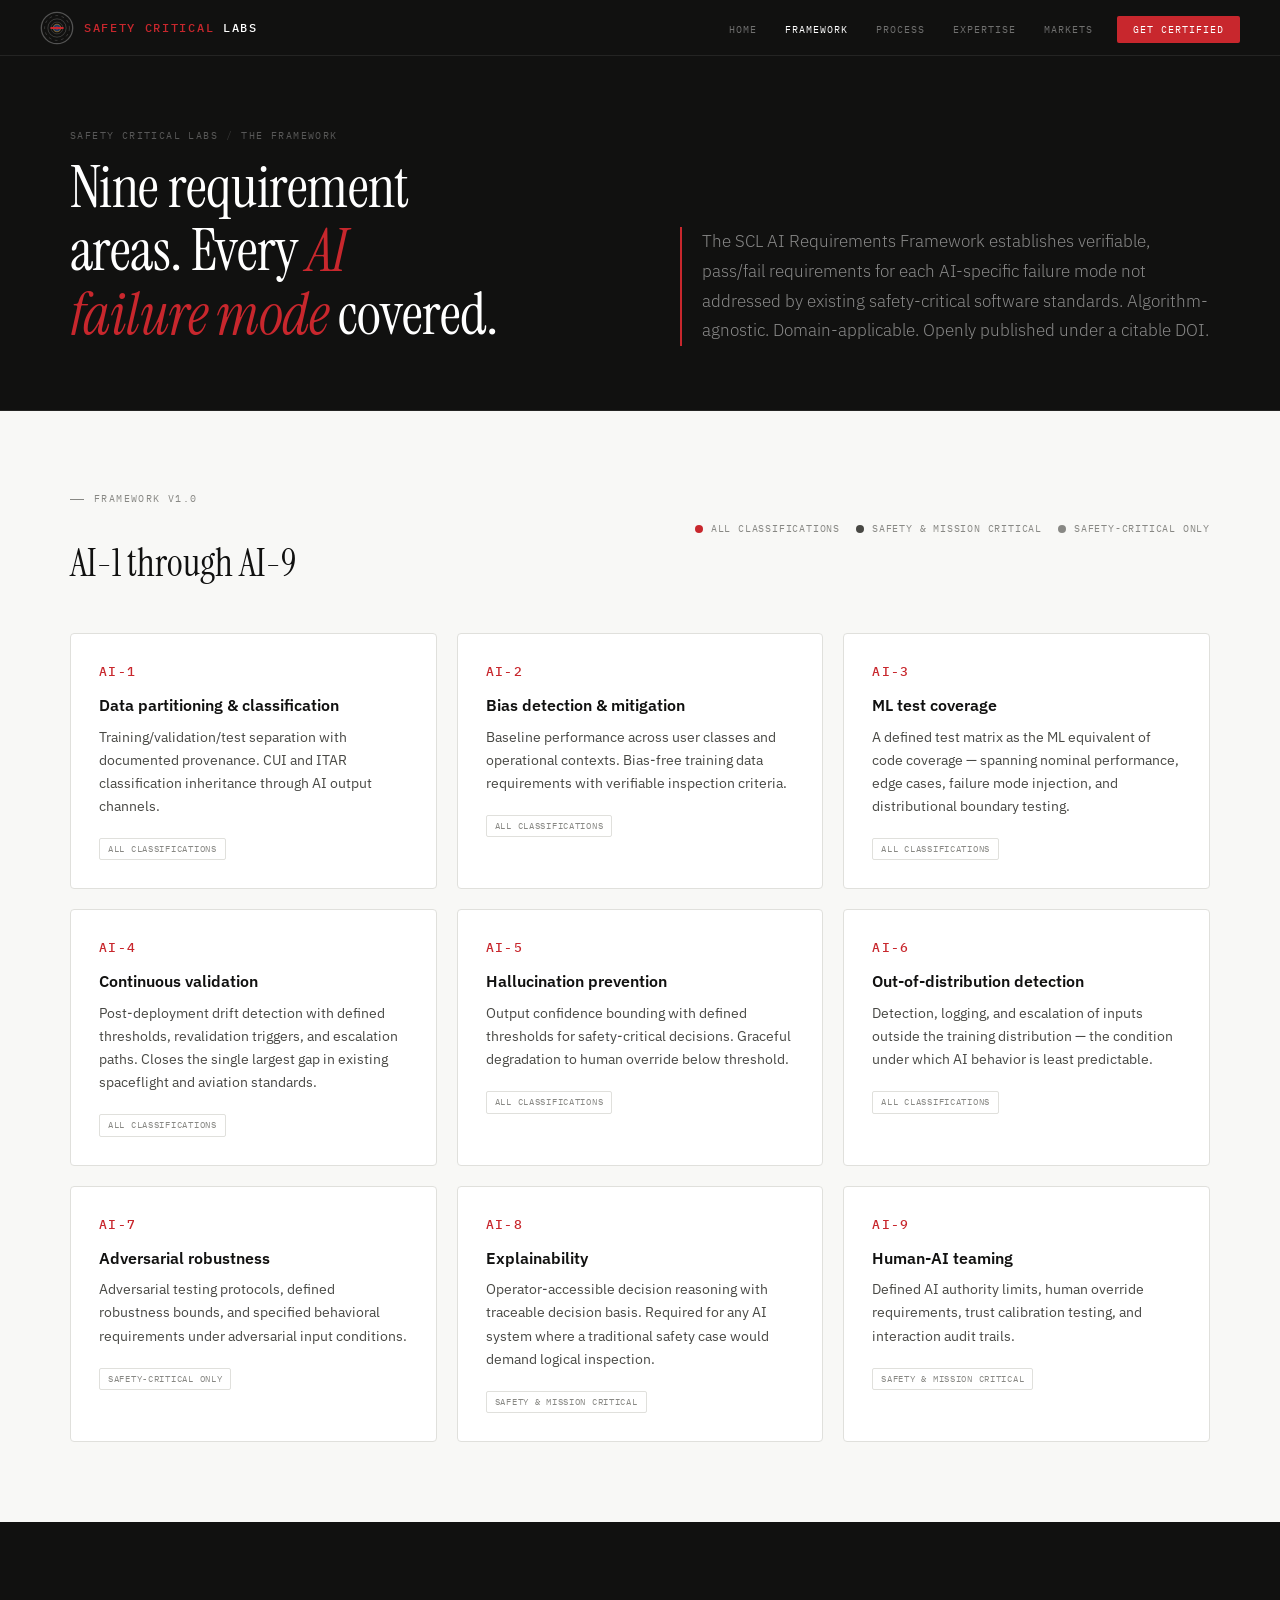
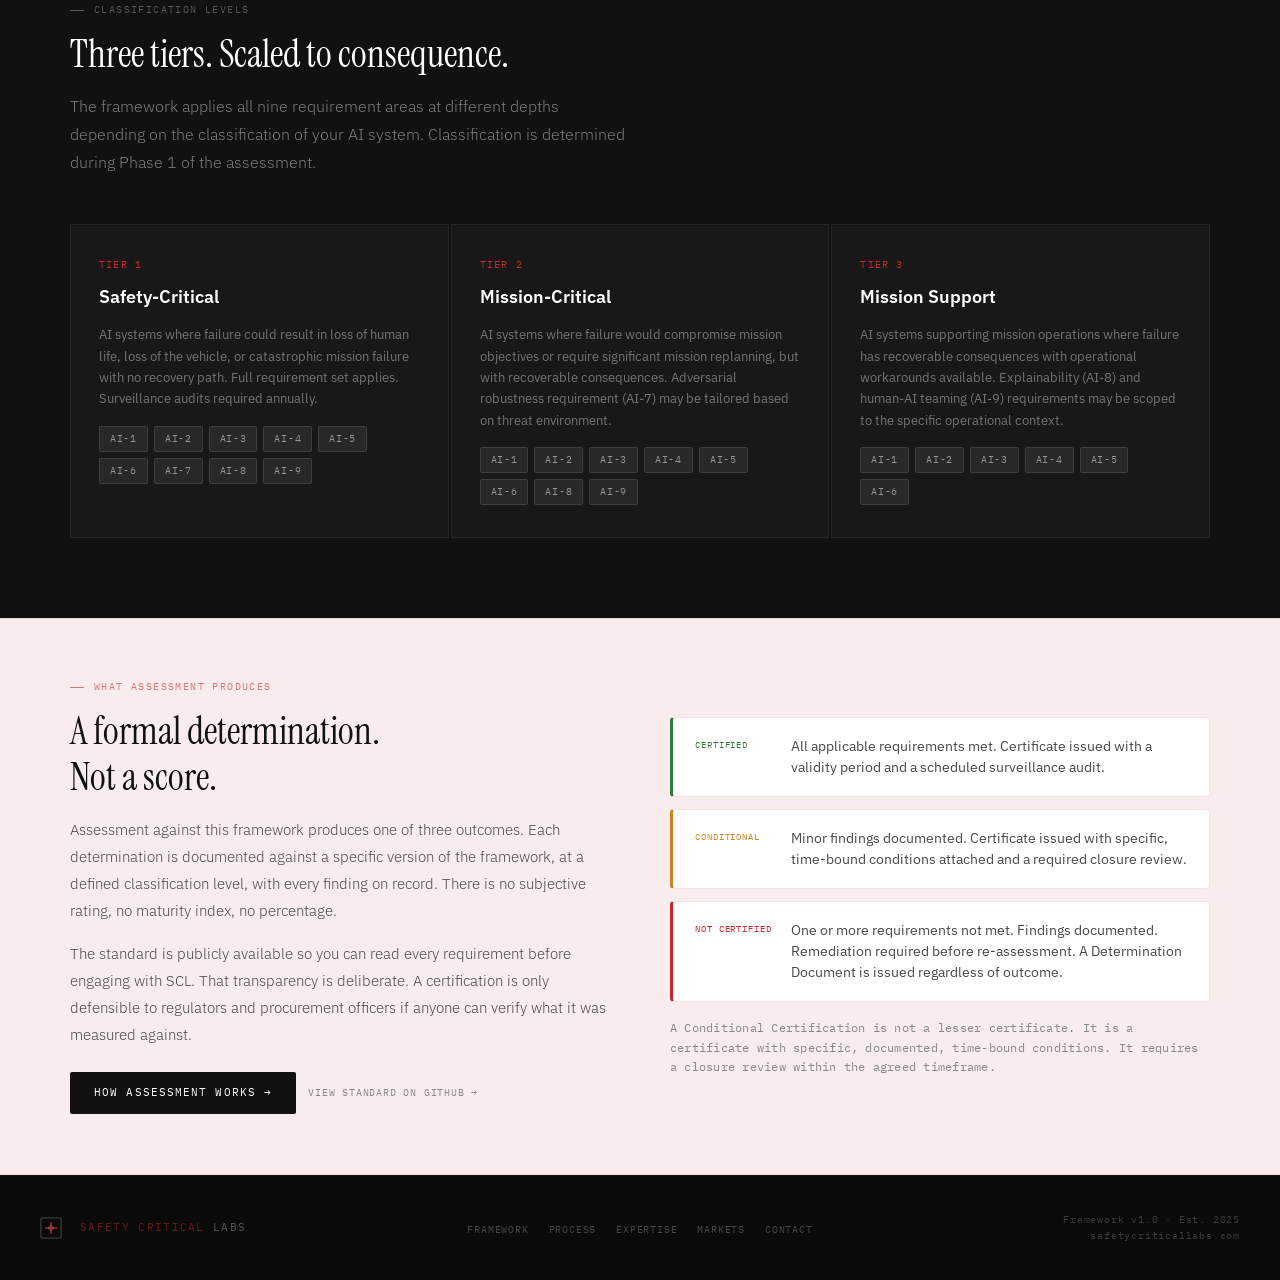
<file: framework.html>
<!DOCTYPE html>
<html lang="en">
<head>
<meta charset="UTF-8">
<meta name="viewport" content="width=device-width, initial-scale=1.0">
<title>The Framework — Safety Critical Labs</title>
<link rel="preconnect" href="https://fonts.googleapis.com">
<link rel="preconnect" href="https://fonts.gstatic.com" crossorigin>
<link href="https://fonts.googleapis.com/css2?family=Instrument+Serif:ital@0;1&family=IBM+Plex+Sans:wght@300;400;500;600&family=IBM+Plex+Mono:wght@400;500&display=swap" rel="stylesheet">
<link rel="stylesheet" href="styles.css">
<style>
/* ─── CLASSIFICATION KEY ──────────────────────────────────── */
.class-key {
  display: flex; gap: 16px; flex-wrap: wrap;
  margin-bottom: 48px;
}

.class-item {
  display: flex; align-items: center; gap: 8px;
  font-family: var(--mono); font-size: 10px;
  letter-spacing: 0.08em; text-transform: uppercase; color: var(--ink-3);
}

.class-dot {
  width: 8px; height: 8px; border-radius: 50%; flex-shrink: 0;
}
.dot-all { background: var(--red); }
.dot-safety { background: var(--ink-2); }
.dot-mission { background: var(--ink-3); }

/* ─── FULL FRAMEWORK GRID ─────────────────────────────────── */
.fw-full-grid {
  display: grid; grid-template-columns: repeat(3, 1fr); gap: 20px;
}

.fw-card {
  background: var(--white);
  border: 1px solid var(--rule); border-radius: 4px;
  padding: 28px;
  transition: border-color 0.2s, transform 0.2s, box-shadow 0.2s;
  cursor: default; position: relative;
}
.fw-card:hover {
  border-color: var(--red);
  transform: translateY(-3px);
  box-shadow: 0 10px 28px rgba(0,0,0,0.08);
}

.fw-card-id {
  font-family: var(--mono); font-size: 13px;
  color: var(--red); letter-spacing: 0.1em;
  margin-bottom: 12px; font-weight: 500;
}

.fw-card-title {
  font-size: 16px; font-weight: 600;
  margin-bottom: 10px; line-height: 1.3; color: var(--ink);
}

.fw-card-body {
  font-size: 14px; color: var(--ink-2); line-height: 1.65;
  margin-bottom: 16px;
}

.fw-card-detail {
  font-size: 13px; color: var(--ink-3); line-height: 1.6;
  border-top: 1px solid var(--rule); padding-top: 14px;
  margin-top: 14px;
}

.fw-scope {
  display: inline-block;
  font-family: var(--mono); font-size: 9px;
  letter-spacing: 0.08em; text-transform: uppercase;
  border: 1px solid var(--rule); padding: 3px 8px; border-radius: 2px;
  color: var(--ink-3);
}

/* ─── STRUCTURE EXPLAINER ─────────────────────────────────── */
.structure-section { background: var(--ink); padding: 80px 40px; }

.struct-inner { max-width: 1140px; margin: 0 auto; }

.struct-grid {
  display: grid; grid-template-columns: repeat(3, 1fr); gap: 2px;
  margin-top: 48px;
}

.struct-col {
  background: rgba(255,255,255,0.03);
  border: 1px solid rgba(255,255,255,0.06);
  padding: 32px 28px;
}

.struct-col-title {
  font-family: var(--mono); font-size: 10px;
  letter-spacing: 0.12em; text-transform: uppercase;
  color: var(--red); margin-bottom: 10px;
}

.struct-col-name {
  font-size: 18px; font-weight: 600; color: #fff;
  margin-bottom: 12px;
}

.struct-col-desc {
  font-size: 13px; color: rgba(255,255,255,0.4); line-height: 1.65;
  margin-bottom: 16px;
}

.struct-reqs {
  display: flex; flex-wrap: wrap; gap: 6px;
}

.struct-req-tag {
  font-family: var(--mono); font-size: 10px;
  letter-spacing: 0.07em; text-transform: uppercase;
  background: rgba(255,255,255,0.07);
  color: rgba(255,255,255,0.5);
  padding: 4px 10px; border-radius: 2px;
  border: 1px solid rgba(255,255,255,0.1);
}

/* ─── OPEN STANDARD BAND ──────────────────────────────────── */
.open-standard-band {
  background: var(--red-lt);
  border-top: 1px solid rgba(200,39,45,0.15);
  border-bottom: 1px solid rgba(200,39,45,0.15);
  padding: 60px 40px;
}

.os-inner {
  max-width: 1140px; margin: 0 auto;
  display: grid; grid-template-columns: 1fr 1fr; gap: 60px; align-items: center;
}

.os-left h2 {
  font-family: var(--serif);
  font-size: clamp(28px, 3vw, 38px);
  font-weight: 400; color: var(--ink); margin-bottom: 16px; line-height: 1.2;
}
.os-left p { font-size: 15px; color: var(--ink-2); line-height: 1.8; font-weight: 300; margin-bottom: 16px; }

.os-right { display: flex; flex-direction: column; gap: 12px; }

.os-item {
  background: var(--white); border: 1px solid rgba(200,39,45,0.12);
  border-radius: 4px; padding: 18px 22px;
  display: grid; grid-template-columns: 80px 1fr; gap: 16px;
}

.os-item-label {
  font-family: var(--mono); font-size: 9px;
  letter-spacing: 0.1em; text-transform: uppercase;
  color: var(--red); padding-top: 2px;
}
.os-item-val { font-size: 14px; color: var(--ink-2); line-height: 1.5; }
.os-item-val a { color: var(--red); text-decoration: none; }
.os-item-val a:hover { text-decoration: underline; }

@media (max-width: 880px) {
  .fw-full-grid { grid-template-columns: 1fr 1fr; }
  .struct-grid { grid-template-columns: 1fr; }
  .os-inner { grid-template-columns: 1fr; gap: 36px; }
  .structure-section { padding: 60px 24px; }
  .open-standard-band { padding: 56px 24px; }
}
@media (max-width: 580px) {
  .fw-full-grid { grid-template-columns: 1fr; }
}

/* INNER PAGE HERO — dark */
.inner-hero {
  background: var(--ink) !important;
  padding: 72px 40px 64px;
  border-bottom: 1px solid rgba(255,255,255,0.08);
  position: relative; overflow: hidden;
}
.inner-hero::before { display: none; }
.inner-hero-inner {
  max-width: 1140px; margin: 0 auto; position: relative; z-index: 1;
  display: grid; grid-template-columns: 1fr 1fr; gap: 80px; align-items: end;
}
.inner-hero-breadcrumb {
  font-family: var(--mono); font-size: 10px;
  letter-spacing: 0.14em; text-transform: uppercase;
  color: rgba(255,255,255,0.3); margin-bottom: 12px;
  display: flex; align-items: center; gap: 8px;
}
.inner-hero-breadcrumb a { color: rgba(255,255,255,0.3); text-decoration: none; }
.inner-hero-breadcrumb a:hover { color: rgba(255,255,255,0.6); }
.inner-hero-breadcrumb span { color: rgba(255,255,255,0.15); }
.inner-hero h1 {
  font-family: var(--serif);
  font-size: clamp(38px, 4.5vw, 60px);
  font-weight: 400; line-height: 1.1;
  color: #fff; letter-spacing: -0.01em;
}
.inner-hero h1 em { font-style: italic; color: var(--red); }
.inner-hero-lead {
  font-size: 17px; color: rgba(255,255,255,0.5);
  font-weight: 300; line-height: 1.75;
  border-left: 2px solid var(--red); padding-left: 20px;
  align-self: end;
}
</style>
</head>
<body>

<!-- NAV -->
<nav class="global-nav">
  <a href="index.html" class="gn-wordmark">
    <svg class="gn-icon" viewBox="0 0 26 26" fill="none">
      <circle cx="13" cy="13" r="12" stroke="rgba(255,255,255,0.28)" stroke-width="1"/>
      <circle cx="13" cy="13" r="9.5" stroke="rgba(255,255,255,0.16)" stroke-width="0.75" stroke-dasharray="2.2 2.6"/>
      <circle cx="13" cy="13" r="7" stroke="rgba(255,255,255,0.18)" stroke-width="0.75"/>
      <circle cx="13" cy="13" r="4.5" stroke="rgba(255,255,255,0.18)" stroke-width="0.6"/>
      <circle cx="13" cy="13" r="2.8" fill="#1B3A6B" stroke="rgba(180,130,42,0.65)" stroke-width="0.8"/>
      <line x1="8.5" y1="13" x2="17.5" y2="13" stroke="#C8272D" stroke-width="1.4" stroke-linecap="round"/>
      <circle cx="13" cy="13" r="1.2" fill="#C8272D"/>
    </svg>
    <span class="gn-text"><em>Safety Critical</em> Labs</span>
  </a>
  <ul class="gn-links">
    <li><a href="index.html">Home</a></li>
    <li><a href="framework.html" class="active">Framework</a></li>
    <li><a href="process.html">Process</a></li>
    <li><a href="expertise.html">Expertise</a></li>
    <li><a href="markets.html">Markets</a></li>
    <li><a href="contact.html" class="gn-cta">Get Certified</a></li>
  </ul>
</nav>

<div class="page-shell">

<!-- INNER HERO -->
<div class="inner-hero">
  <div class="inner-hero-inner">
    <div>
      <div class="inner-hero-breadcrumb">
        <a href="index.html">Safety Critical Labs</a>
        <span>/</span> The Framework
      </div>
      <h1>Nine requirement<br>areas. Every <em>AI<br>failure mode</em> covered.</h1>
    </div>
    <p class="inner-hero-lead">
      The SCL AI Requirements Framework establishes verifiable, pass/fail requirements for each AI-specific failure mode not addressed by existing safety-critical software standards. Algorithm-agnostic. Domain-applicable. Openly published under a citable DOI.
    </p>
  </div>
</div>

<!-- CLASSIFICATION KEY + FRAMEWORK -->
<section class="page-section" style="background: var(--bg);">
  <div class="section-inner">
    <div class="section-eyebrow">Framework v1.0</div>
    <div style="display:flex; justify-content:space-between; align-items:flex-end; gap: 32px; margin-bottom: 48px; flex-wrap: wrap;">
      <h2 class="section-title" style="margin-bottom:0;">AI-1 through AI-9</h2>
      <div class="class-key">
        <div class="class-item"><span class="class-dot dot-all"></span>All classifications</div>
        <div class="class-item"><span class="class-dot dot-safety"></span>Safety &amp; mission critical</div>
        <div class="class-item"><span class="class-dot dot-mission"></span>Safety-critical only</div>
      </div>
    </div>

    <div class="fw-full-grid">
      <div class="fw-card fade-up">
        <div class="fw-card-id">AI-1</div>
        <div class="fw-card-title">Data partitioning &amp; classification</div>
        <div class="fw-card-body">Training/validation/test separation with documented provenance. CUI and ITAR classification inheritance through AI output channels.</div>
        <div class="fw-scope">All classifications</div>
      </div>
      <div class="fw-card fade-up">
        <div class="fw-card-id">AI-2</div>
        <div class="fw-card-title">Bias detection &amp; mitigation</div>
        <div class="fw-card-body">Baseline performance across user classes and operational contexts. Bias-free training data requirements with verifiable inspection criteria.</div>
        <div class="fw-scope">All classifications</div>
      </div>
      <div class="fw-card fade-up">
        <div class="fw-card-id">AI-3</div>
        <div class="fw-card-title">ML test coverage</div>
        <div class="fw-card-body">A defined test matrix as the ML equivalent of code coverage &mdash; spanning nominal performance, edge cases, failure mode injection, and distributional boundary testing.</div>
        <div class="fw-scope">All classifications</div>
      </div>
      <div class="fw-card fade-up">
        <div class="fw-card-id">AI-4</div>
        <div class="fw-card-title">Continuous validation</div>
        <div class="fw-card-body">Post-deployment drift detection with defined thresholds, revalidation triggers, and escalation paths. Closes the single largest gap in existing spaceflight and aviation standards.</div>
        <div class="fw-scope">All classifications</div>
      </div>
      <div class="fw-card fade-up">
        <div class="fw-card-id">AI-5</div>
        <div class="fw-card-title">Hallucination prevention</div>
        <div class="fw-card-body">Output confidence bounding with defined thresholds for safety-critical decisions. Graceful degradation to human override below threshold.</div>
        <div class="fw-scope">All classifications</div>
      </div>
      <div class="fw-card fade-up">
        <div class="fw-card-id">AI-6</div>
        <div class="fw-card-title">Out-of-distribution detection</div>
        <div class="fw-card-body">Detection, logging, and escalation of inputs outside the training distribution &mdash; the condition under which AI behavior is least predictable.</div>
        <div class="fw-scope">All classifications</div>
      </div>
      <div class="fw-card fade-up">
        <div class="fw-card-id">AI-7</div>
        <div class="fw-card-title">Adversarial robustness</div>
        <div class="fw-card-body">Adversarial testing protocols, defined robustness bounds, and specified behavioral requirements under adversarial input conditions.</div>
        <div class="fw-scope">Safety-critical only</div>
      </div>
      <div class="fw-card fade-up">
        <div class="fw-card-id">AI-8</div>
        <div class="fw-card-title">Explainability</div>
        <div class="fw-card-body">Operator-accessible decision reasoning with traceable decision basis. Required for any AI system where a traditional safety case would demand logical inspection.</div>
        <div class="fw-scope">Safety &amp; mission critical</div>
      </div>
      <div class="fw-card fade-up">
        <div class="fw-card-id">AI-9</div>
        <div class="fw-card-title">Human-AI teaming</div>
        <div class="fw-card-body">Defined AI authority limits, human override requirements, trust calibration testing, and interaction audit trails.</div>
        <div class="fw-scope">Safety &amp; mission critical</div>
      </div>
    </div>
  </div>
</section>

<!-- CLASSIFICATION STRUCTURE -->
<div class="structure-section">
  <div class="struct-inner">
    <div class="section-eyebrow" style="color:rgba(255,255,255,0.3)">Classification levels</div>
    <h2 class="section-title" style="color:#fff;">Three tiers. Scaled to consequence.</h2>
    <p style="font-size:16px;color:rgba(255,255,255,0.45);font-weight:300;line-height:1.75;max-width:560px;margin-top:0;">
      The framework applies all nine requirement areas at different depths depending on the classification of your AI system. Classification is determined during Phase 1 of the assessment.
    </p>
    <div class="struct-grid">
      <div class="struct-col fade-up">
        <div class="struct-col-title">Tier 1</div>
        <div class="struct-col-name">Safety-Critical</div>
        <div class="struct-col-desc">AI systems where failure could result in loss of human life, loss of the vehicle, or catastrophic mission failure with no recovery path. Full requirement set applies. Surveillance audits required annually.</div>
        <div class="struct-reqs">
          <span class="struct-req-tag">AI-1</span>
          <span class="struct-req-tag">AI-2</span>
          <span class="struct-req-tag">AI-3</span>
          <span class="struct-req-tag">AI-4</span>
          <span class="struct-req-tag">AI-5</span>
          <span class="struct-req-tag">AI-6</span>
          <span class="struct-req-tag">AI-7</span>
          <span class="struct-req-tag">AI-8</span>
          <span class="struct-req-tag">AI-9</span>
        </div>
      </div>
      <div class="struct-col fade-up">
        <div class="struct-col-title">Tier 2</div>
        <div class="struct-col-name">Mission-Critical</div>
        <div class="struct-col-desc">AI systems where failure would compromise mission objectives or require significant mission replanning, but with recoverable consequences. Adversarial robustness requirement (AI-7) may be tailored based on threat environment.</div>
        <div class="struct-reqs">
          <span class="struct-req-tag">AI-1</span>
          <span class="struct-req-tag">AI-2</span>
          <span class="struct-req-tag">AI-3</span>
          <span class="struct-req-tag">AI-4</span>
          <span class="struct-req-tag">AI-5</span>
          <span class="struct-req-tag">AI-6</span>
          <span class="struct-req-tag">AI-8</span>
          <span class="struct-req-tag">AI-9</span>
        </div>
      </div>
      <div class="struct-col fade-up">
        <div class="struct-col-title">Tier 3</div>
        <div class="struct-col-name">Mission Support</div>
        <div class="struct-col-desc">AI systems supporting mission operations where failure has recoverable consequences with operational workarounds available. Explainability (AI-8) and human-AI teaming (AI-9) requirements may be scoped to the specific operational context.</div>
        <div class="struct-reqs">
          <span class="struct-req-tag">AI-1</span>
          <span class="struct-req-tag">AI-2</span>
          <span class="struct-req-tag">AI-3</span>
          <span class="struct-req-tag">AI-4</span>
          <span class="struct-req-tag">AI-5</span>
          <span class="struct-req-tag">AI-6</span>
        </div>
      </div>
    </div>
  </div>
</div>

<!-- WHAT THE FRAMEWORK PRODUCES -->
<div class="open-standard-band">
  <div class="os-inner">
    <div class="os-left">
      <div class="section-eyebrow" style="color: rgba(200,39,45,0.6)">What assessment produces</div>
      <h2>A formal determination.<br>Not a score.</h2>
      <p>
        Assessment against this framework produces one of three outcomes. Each determination is documented against a specific version of the framework, at a defined classification level, with every finding on record. There is no subjective rating, no maturity index, no percentage.
      </p>
      <p>
        The standard is publicly available so you can read every requirement before engaging with SCL. That transparency is deliberate. A certification is only defensible to regulators and procurement officers if anyone can verify what it was measured against.
      </p>
      <div style="margin-top: 24px; display:flex; gap: 12px; flex-wrap: wrap; align-items: center;">
        <a href="process.html" class="btn btn-solid">How assessment works &rarr;</a>
        <a href="https://github.com/kevinjohnwilliams/AI_Requirements_Framework" style="font-family:var(--mono);font-size:10px;letter-spacing:0.08em;text-transform:uppercase;color:var(--ink-3);text-decoration:none;" target="_blank">View standard on GitHub &rarr;</a>
      </div>
    </div>
    <div class="os-right">
      <div class="os-item" style="border-left: 3px solid #2D7A3A;">
        <span class="os-item-label" style="color: #2D7A3A;">Certified</span>
        <span class="os-item-val">All applicable requirements met. Certificate issued with a validity period and a scheduled surveillance audit.</span>
      </div>
      <div class="os-item" style="border-left: 3px solid #C8861A;">
        <span class="os-item-label" style="color: #C8861A;">Conditional</span>
        <span class="os-item-val">Minor findings documented. Certificate issued with specific, time-bound conditions attached and a required closure review.</span>
      </div>
      <div class="os-item" style="border-left: 3px solid var(--red);">
        <span class="os-item-label">Not Certified</span>
        <span class="os-item-val">One or more requirements not met. Findings documented. Remediation required before re-assessment. A Determination Document is issued regardless of outcome.</span>
      </div>
      <p style="font-size:12px;color:var(--ink-3);line-height:1.6;margin-top:4px;font-family:var(--mono);letter-spacing:0.02em;">
        A Conditional Certification is not a lesser certificate. It is a certificate with specific, documented, time-bound conditions. It requires a closure review within the agreed timeframe.
      </p>
    </div>
  </div>
</div>



</div><!-- /page-shell -->

<!-- FOOTER -->
<footer class="site-footer">
  <a href="index.html" class="footer-wordmark">
    <svg width="22" height="22" viewBox="0 0 26 26" fill="none">
      <rect x="1" y="1" width="24" height="24" rx="2" stroke="rgba(255,255,255,0.2)" stroke-width="1.5"/>
      <line x1="6" y1="13" x2="20" y2="13" stroke="#C8272D" stroke-width="1.5"/>
      <line x1="13" y1="6" x2="13" y2="20" stroke="#C8272D" stroke-width="1.5"/>
      <circle cx="13" cy="13" r="2.5" stroke="rgba(255,255,255,0.2)" stroke-width="1.5"/>
    </svg>
    <span style="font-family:var(--mono);font-size:11px;letter-spacing:0.12em;text-transform:uppercase;color:rgba(255,255,255,0.3);margin-left:8px;"><span style="color:rgba(200,39,45,0.5)">Safety Critical</span> Labs</span>
  </a>
  <ul class="footer-links">
    <li><a href="framework.html">Framework</a></li>
    <li><a href="process.html">Process</a></li>
    <li><a href="expertise.html">Expertise</a></li>
    <li><a href="markets.html">Markets</a></li>
    <li><a href="contact.html">Contact</a></li>
  </ul>
  <div class="footer-meta">Framework v1.0 &middot; Est. 2025<br>safetycriticallabs.com</div>
</footer>

<script>
const observer = new IntersectionObserver((entries) => {
  entries.forEach((e, i) => {
    if (e.isIntersecting) {
      setTimeout(() => e.target.classList.add('visible'), i * 70);
      observer.unobserve(e.target);
    }
  });
}, { threshold: 0.1 });
document.querySelectorAll('.fade-up').forEach(el => observer.observe(el));
</script>
</body>
</html>
</file>
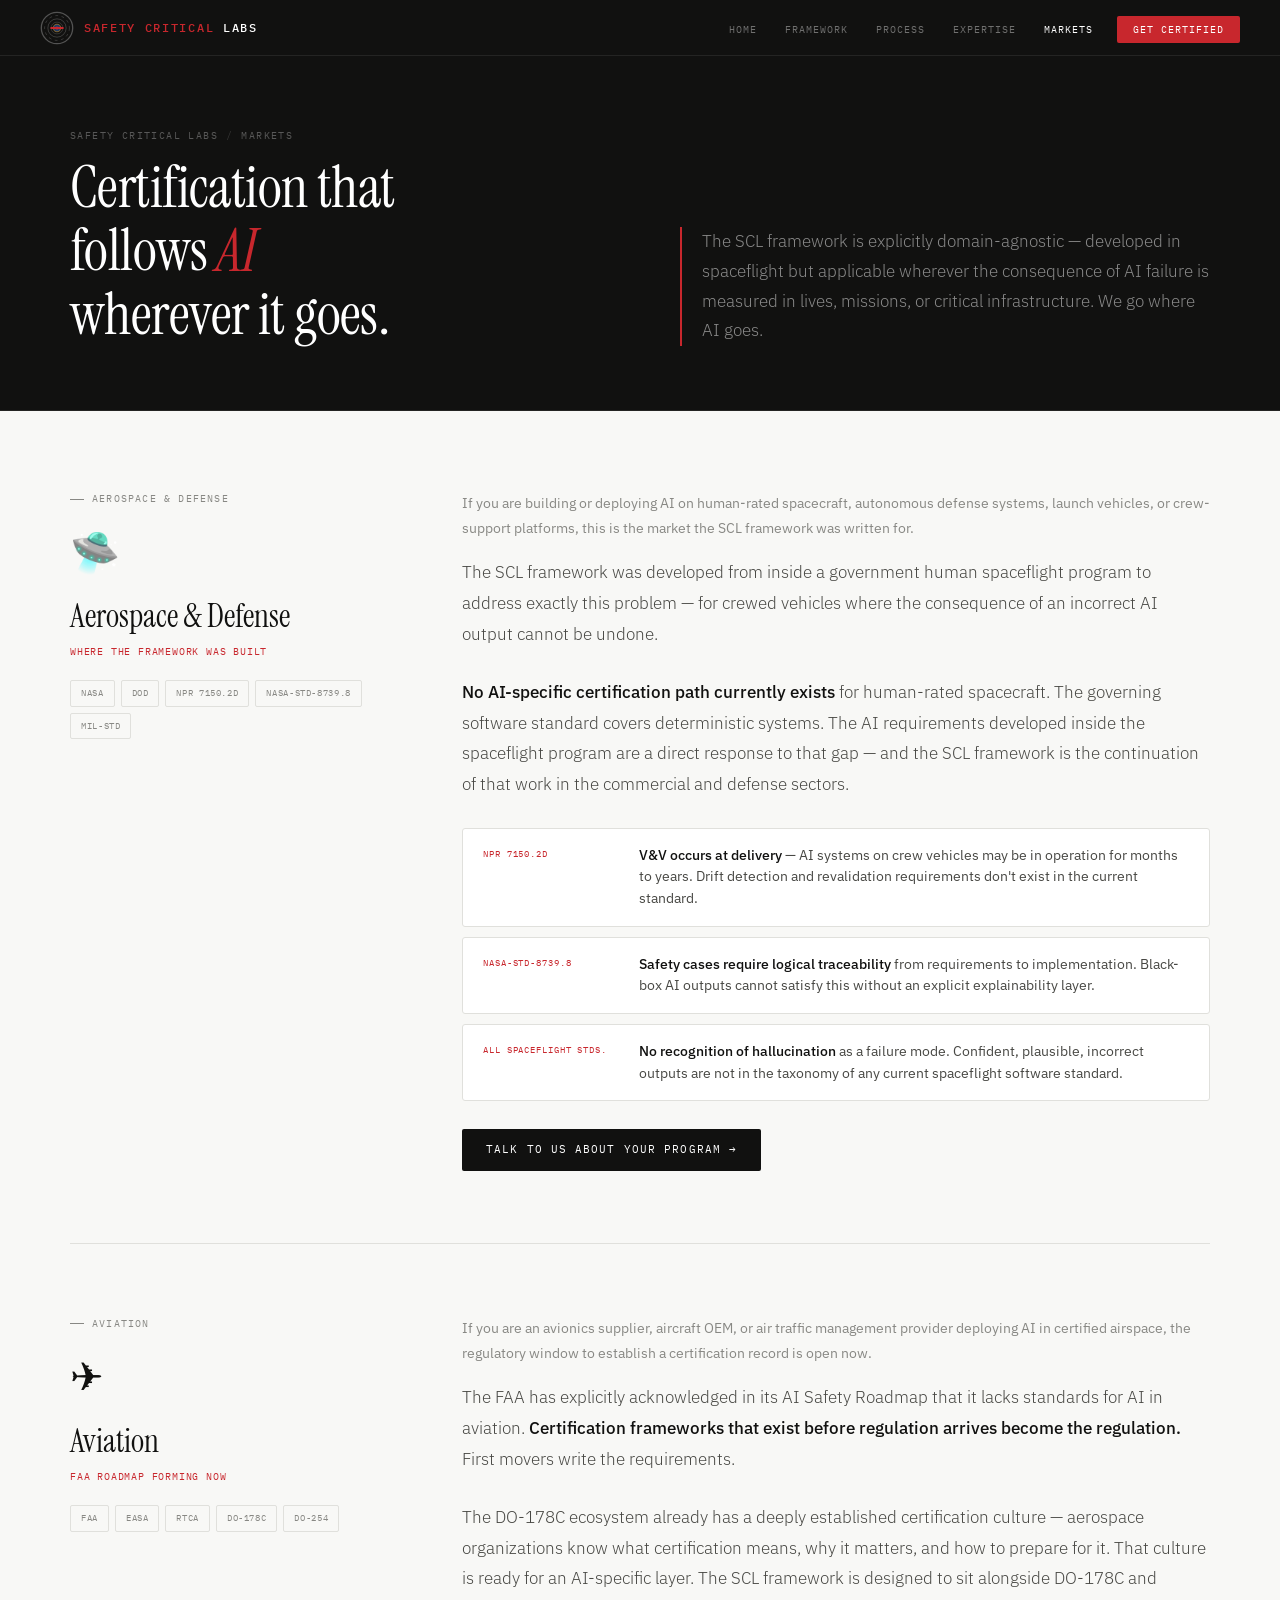
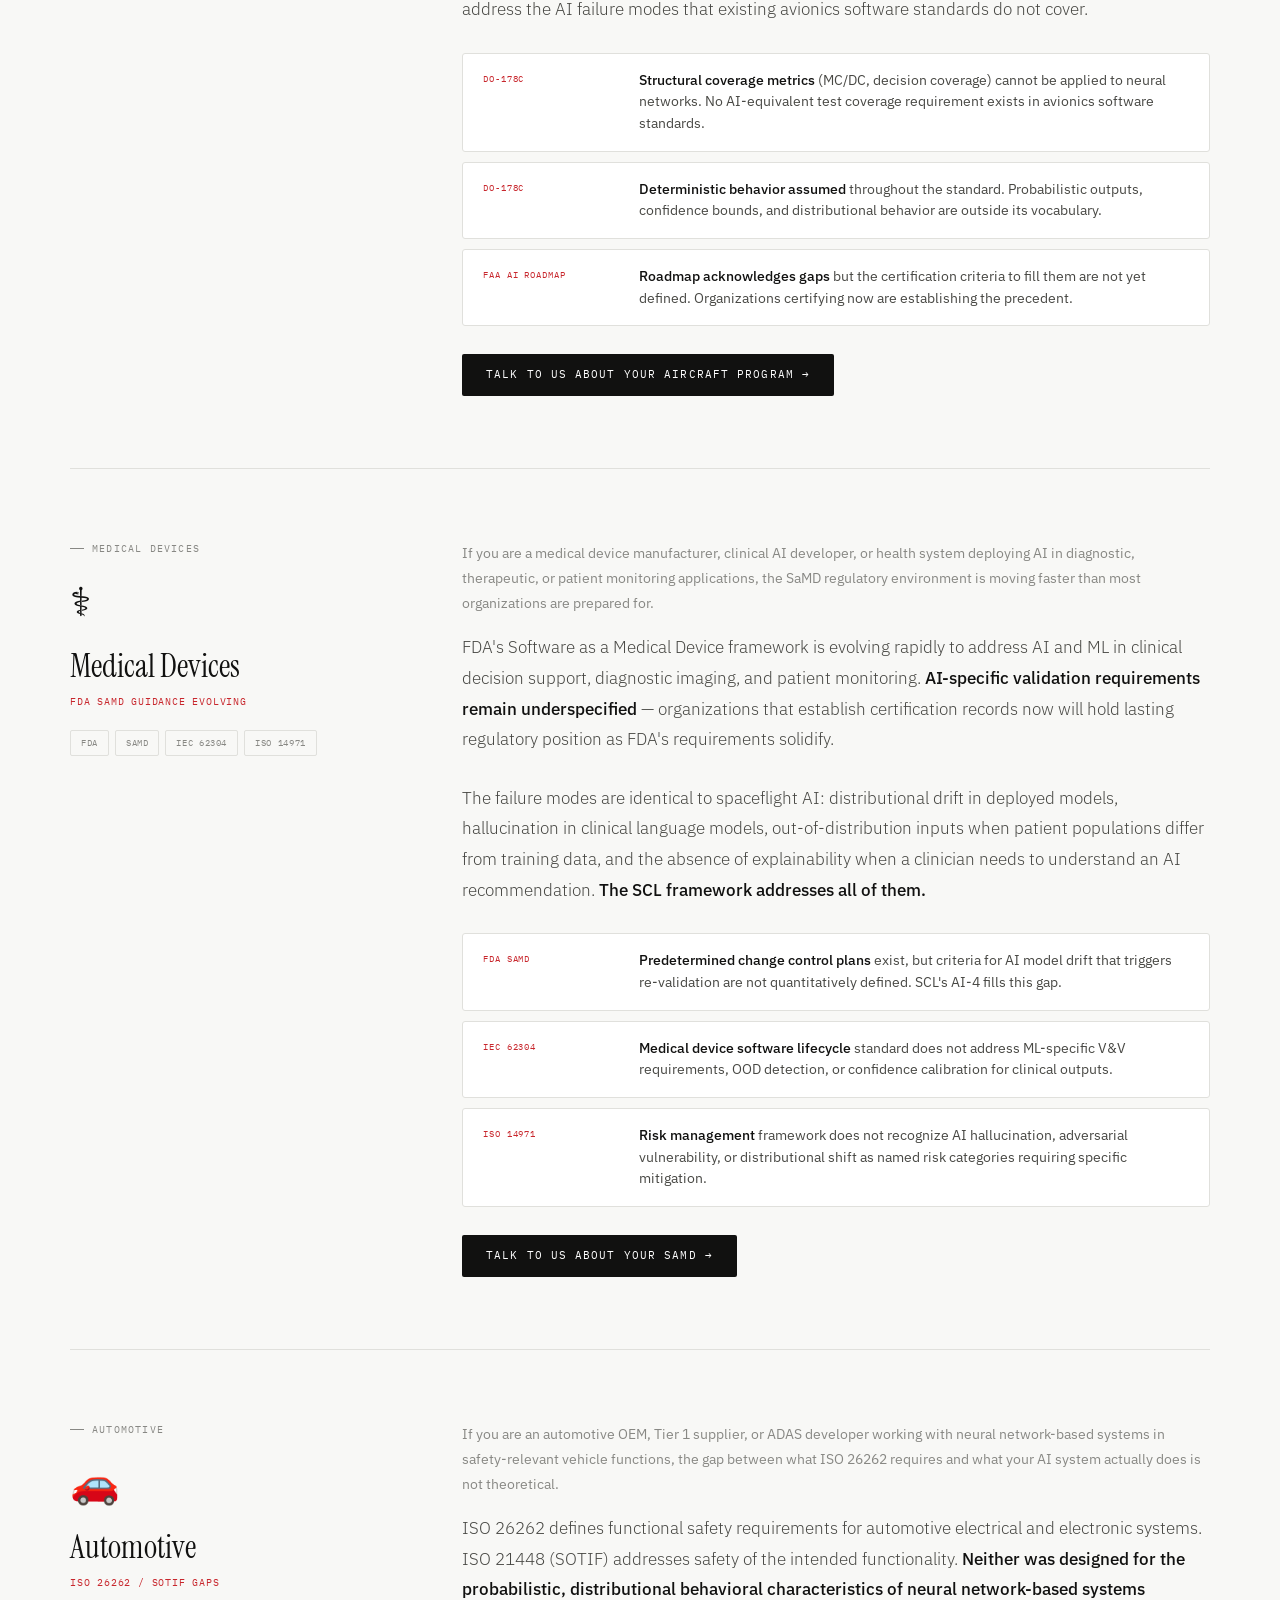
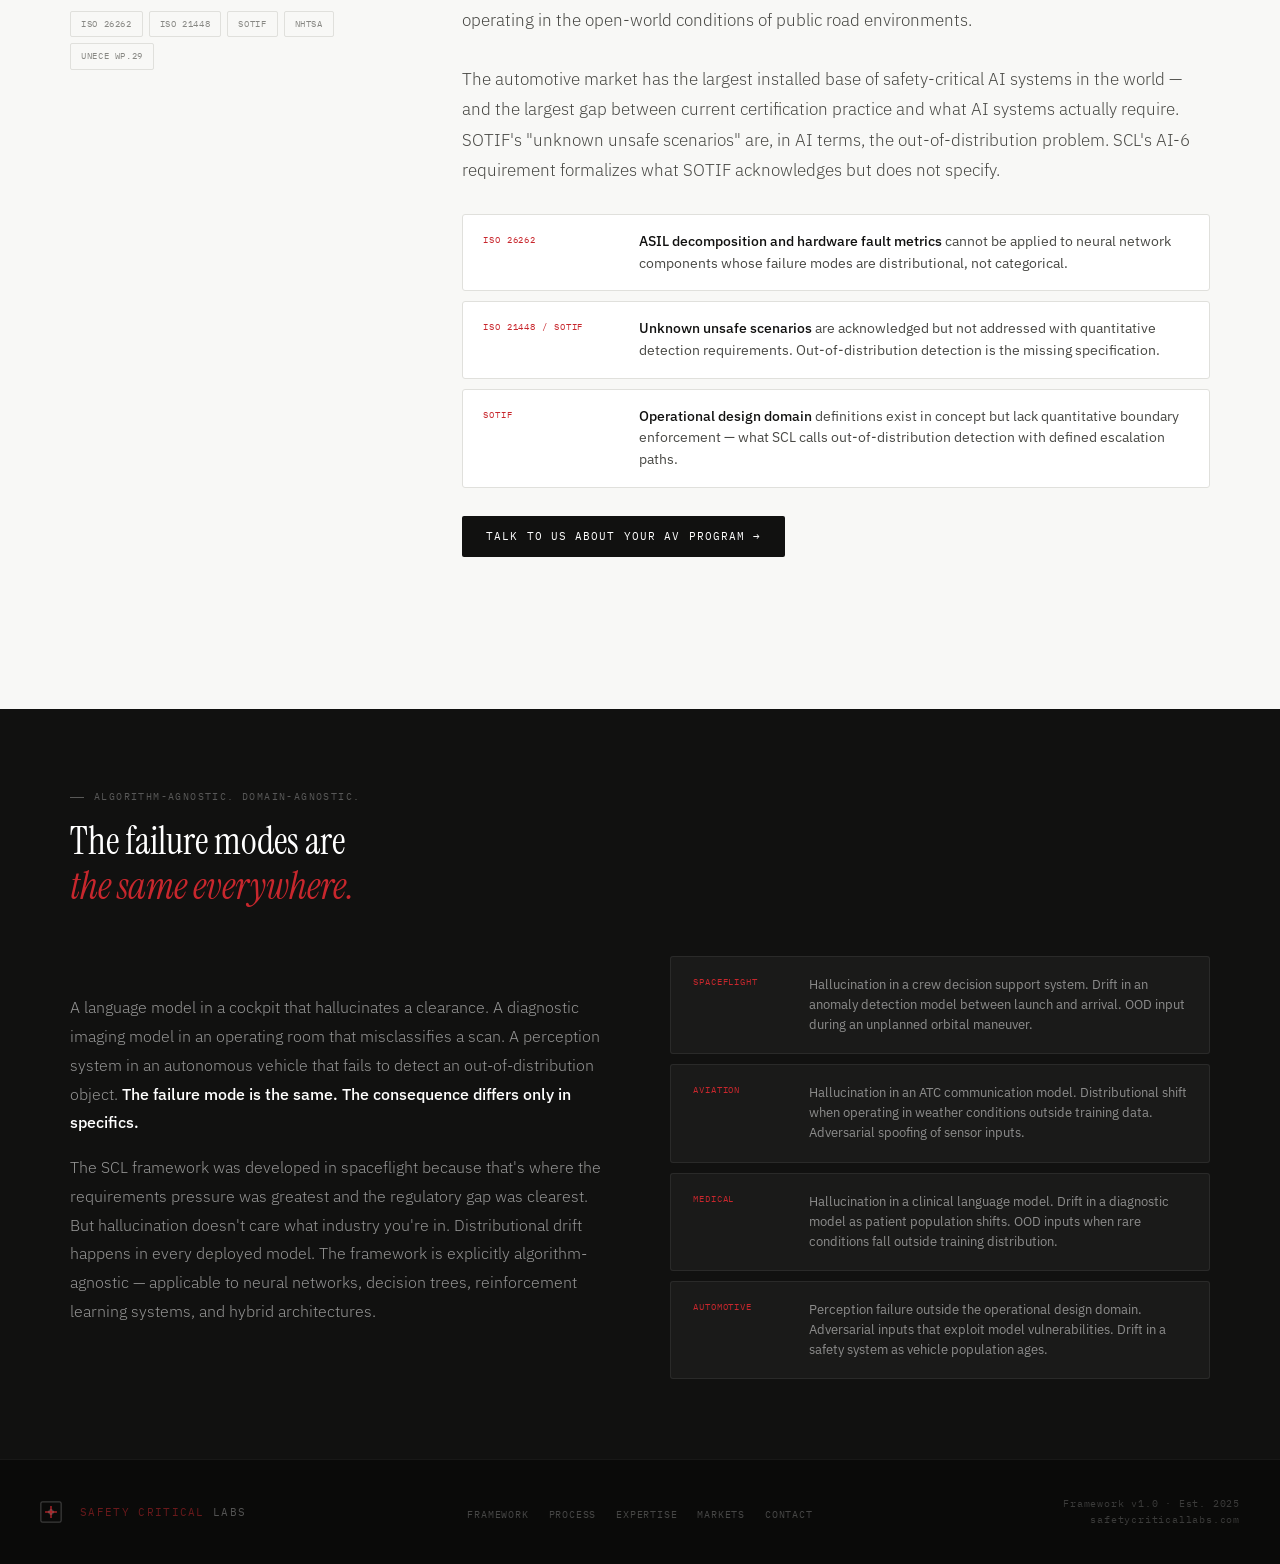
<file: markets.html>
<!DOCTYPE html>
<html lang="en">
<head>
<meta charset="UTF-8">
<meta name="viewport" content="width=device-width, initial-scale=1.0">
<title>Markets — Safety Critical Labs</title>
<link rel="preconnect" href="https://fonts.googleapis.com">
<link rel="preconnect" href="https://fonts.gstatic.com" crossorigin>
<link href="https://fonts.googleapis.com/css2?family=Instrument+Serif:ital@0;1&family=IBM+Plex+Sans:wght@300;400;500;600&family=IBM+Plex+Mono:wght@400;500&display=swap" rel="stylesheet">
<link rel="stylesheet" href="styles.css">
<style>
/* ─── MARKET DETAIL BLOCKS ────────────────────────────────── */
.market-block {
  padding: 72px 0; border-top: 1px solid var(--rule);
  display: grid; grid-template-columns: 320px 1fr; gap: 72px; align-items: start;
}
.market-block:first-child { border-top: none; padding-top: 0; }

.market-label-col {}

.market-seq {
  font-family: var(--mono); font-size: 10px;
  letter-spacing: 0.12em; text-transform: uppercase;
  color: var(--ink-3); margin-bottom: 12px;
  display: flex; align-items: center; gap: 8px;
}
.market-seq::before { content: ''; display: inline-block; width: 14px; height: 1px; background: currentColor; }

.market-icon-lg { font-size: 40px; display: block; margin-bottom: 16px; }

.market-name {
  font-family: var(--serif); font-size: 32px;
  font-weight: 400; color: var(--ink); line-height: 1.1; margin-bottom: 10px;
}

.market-timeline {
  font-family: var(--mono); font-size: 10px;
  letter-spacing: 0.08em; text-transform: uppercase;
  color: var(--red); margin-bottom: 20px;
}

.market-regulators {
  display: flex; flex-wrap: wrap; gap: 6px; margin-top: 20px;
}

.regulator-tag {
  font-family: var(--mono); font-size: 9px;
  letter-spacing: 0.07em; text-transform: uppercase;
  border: 1px solid var(--rule); padding: 5px 10px;
  border-radius: 2px; color: var(--ink-3);
}

.market-content {}

.market-body {
  font-size: 17px; color: var(--ink-2); line-height: 1.8;
  font-weight: 300; margin-bottom: 28px;
}
.market-body strong { color: var(--ink); font-weight: 500; }

.market-gaps { display: flex; flex-direction: column; gap: 10px; margin-bottom: 28px; }

.market-gap {
  background: var(--white); border: 1px solid var(--rule);
  border-radius: 3px; padding: 16px 20px;
  display: grid; grid-template-columns: 140px 1fr; gap: 16px;
}

.mg-standard {
  font-family: var(--mono); font-size: 9px;
  letter-spacing: 0.1em; text-transform: uppercase;
  color: var(--red); padding-top: 2px;
}

.mg-gap { font-size: 14px; color: var(--ink-2); line-height: 1.55; }
.mg-gap strong { color: var(--ink); font-weight: 500; }

/* ─── AGNOSTIC BAND ───────────────────────────────────────── */
.agnostic-band { background: var(--ink); padding: 80px 40px; }

.ag-inner { max-width: 1140px; margin: 0 auto; }

.ag-grid {
  display: grid; grid-template-columns: 1fr 1fr; gap: 60px; align-items: center; margin-top: 48px;
}

.ag-left p {
  font-size: 16px; color: rgba(255,255,255,0.55);
  line-height: 1.8; font-weight: 300; margin-bottom: 16px;
}
.ag-left p strong { color: #fff; font-weight: 500; }

.ag-quote {
  font-family: var(--serif); font-size: 20px; font-style: italic;
  color: rgba(255,255,255,0.7); line-height: 1.55;
  border-left: 2px solid var(--red); padding-left: 20px; margin: 28px 0;
}

.ag-right { display: flex; flex-direction: column; gap: 10px; }

.ag-item {
  background: rgba(255,255,255,0.04);
  border: 1px solid rgba(255,255,255,0.07); border-radius: 3px;
  padding: 18px 22px;
  display: grid; grid-template-columns: 100px 1fr; gap: 16px;
}

.ag-domain {
  font-family: var(--mono); font-size: 9px;
  letter-spacing: 0.1em; text-transform: uppercase; color: var(--red);
}
.ag-note { font-size: 13px; color: rgba(255,255,255,0.5); line-height: 1.55; }

@media (max-width: 880px) {
  .market-block { grid-template-columns: 1fr; gap: 32px; }
  .market-gap { grid-template-columns: 1fr; gap: 4px; }
  .ag-grid { grid-template-columns: 1fr; gap: 40px; }
  .agnostic-band { padding: 60px 24px; }
}

/* INNER PAGE HERO — dark */
.inner-hero {
  background: var(--ink) !important;
  padding: 72px 40px 64px;
  border-bottom: 1px solid rgba(255,255,255,0.08);
  position: relative; overflow: hidden;
}
.inner-hero::before { display: none; }
.inner-hero-inner {
  max-width: 1140px; margin: 0 auto; position: relative; z-index: 1;
  display: grid; grid-template-columns: 1fr 1fr; gap: 80px; align-items: end;
}
.inner-hero-breadcrumb {
  font-family: var(--mono); font-size: 10px;
  letter-spacing: 0.14em; text-transform: uppercase;
  color: rgba(255,255,255,0.3); margin-bottom: 12px;
  display: flex; align-items: center; gap: 8px;
}
.inner-hero-breadcrumb a { color: rgba(255,255,255,0.3); text-decoration: none; }
.inner-hero-breadcrumb a:hover { color: rgba(255,255,255,0.6); }
.inner-hero-breadcrumb span { color: rgba(255,255,255,0.15); }
.inner-hero h1 {
  font-family: var(--serif);
  font-size: clamp(38px, 4.5vw, 60px);
  font-weight: 400; line-height: 1.1;
  color: #fff; letter-spacing: -0.01em;
}
.inner-hero h1 em { font-style: italic; color: var(--red); }
.inner-hero-lead {
  font-size: 17px; color: rgba(255,255,255,0.5);
  font-weight: 300; line-height: 1.75;
  border-left: 2px solid var(--red); padding-left: 20px;
  align-self: end;
}
</style>
</head>
<body>

<nav class="global-nav">
  <a href="index.html" class="gn-wordmark">
    <svg class="gn-icon" viewBox="0 0 26 26" fill="none">
      <circle cx="13" cy="13" r="12" stroke="rgba(255,255,255,0.28)" stroke-width="1"/>
      <circle cx="13" cy="13" r="9.5" stroke="rgba(255,255,255,0.16)" stroke-width="0.75" stroke-dasharray="2.2 2.6"/>
      <circle cx="13" cy="13" r="7" stroke="rgba(255,255,255,0.18)" stroke-width="0.75"/>
      <circle cx="13" cy="13" r="4.5" stroke="rgba(255,255,255,0.18)" stroke-width="0.6"/>
      <circle cx="13" cy="13" r="2.8" fill="#1B3A6B" stroke="rgba(180,130,42,0.65)" stroke-width="0.8"/>
      <line x1="8.5" y1="13" x2="17.5" y2="13" stroke="#C8272D" stroke-width="1.4" stroke-linecap="round"/>
      <circle cx="13" cy="13" r="1.2" fill="#C8272D"/>
    </svg>
    <span class="gn-text"><em>Safety Critical</em> Labs</span>
  </a>
  <ul class="gn-links">
    <li><a href="index.html">Home</a></li>
    <li><a href="framework.html">Framework</a></li>
    <li><a href="process.html">Process</a></li>
    <li><a href="expertise.html">Expertise</a></li>
    <li><a href="markets.html" class="active">Markets</a></li>
    <li><a href="contact.html" class="gn-cta">Get Certified</a></li>
  </ul>
</nav>

<div class="page-shell">

<div class="inner-hero">
  <div class="inner-hero-inner">
    <div>
      <div class="inner-hero-breadcrumb">
        <a href="index.html">Safety Critical Labs</a>
        <span>/</span> Markets
      </div>
      <h1>Certification that<br>follows <em>AI</em><br>wherever it goes.</h1>
    </div>
    <p class="inner-hero-lead">
      The SCL framework is explicitly domain-agnostic &mdash; developed in spaceflight but applicable wherever the consequence of AI failure is measured in lives, missions, or critical infrastructure. We go where AI goes.
    </p>
  </div>
</div>

<!-- MARKET DETAILS -->
<section class="page-section" style="background: var(--bg);">
  <div class="section-inner">

    <!-- AEROSPACE -->
    <div class="market-block">
      <div class="market-label-col">
        <div class="market-seq">Aerospace &amp; Defense</div>
        <span class="market-icon-lg">&#128760;</span>
        <div class="market-name">Aerospace &amp; Defense</div>
        <div class="market-timeline">Where the framework was built</div>
        <div class="market-regulators">
          <span class="regulator-tag">NASA</span>
          <span class="regulator-tag">DoD</span>
          <span class="regulator-tag">NPR 7150.2D</span>
          <span class="regulator-tag">NASA-STD-8739.8</span>
          <span class="regulator-tag">MIL-STD</span>
        </div>
      </div>
      <div class="market-content">
        <p class="market-body" style="font-size:14px;color:var(--ink-3);margin-bottom:16px;font-weight:400;">If you are building or deploying AI on human-rated spacecraft, autonomous defense systems, launch vehicles, or crew-support platforms, this is the market the SCL framework was written for.</p>
        <p class="market-body">
          The SCL framework was developed from inside a government human spaceflight program to address exactly this problem — for crewed vehicles where the consequence of an incorrect AI output cannot be undone.
        </p>
        <p class="market-body">
          <strong>No AI-specific certification path currently exists</strong> for human-rated spacecraft. The governing software standard covers deterministic systems. The AI requirements developed inside the spaceflight program are a direct response to that gap &mdash; and the SCL framework is the continuation of that work in the commercial and defense sectors.
        </p>
        <div class="market-gaps">
          <div class="market-gap fade-up">
            <span class="mg-standard">NPR 7150.2D</span>
            <span class="mg-gap"><strong>V&amp;V occurs at delivery</strong> &mdash; AI systems on crew vehicles may be in operation for months to years. Drift detection and revalidation requirements don't exist in the current standard.</span>
          </div>
          <div class="market-gap fade-up">
            <span class="mg-standard">NASA-STD-8739.8</span>
            <span class="mg-gap"><strong>Safety cases require logical traceability</strong> from requirements to implementation. Black-box AI outputs cannot satisfy this without an explicit explainability layer.</span>
          </div>
          <div class="market-gap fade-up">
            <span class="mg-standard">All spaceflight stds.</span>
            <span class="mg-gap"><strong>No recognition of hallucination</strong> as a failure mode. Confident, plausible, incorrect outputs are not in the taxonomy of any current spaceflight software standard.</span>
          </div>
        </div>
        <a href="contact.html" class="btn btn-solid">Talk to us about your program &rarr;</a>
      </div>
    </div>

    <!-- AVIATION -->
    <div class="market-block">
      <div class="market-label-col">
        <div class="market-seq">Aviation</div>
        <span class="market-icon-lg">&#9992;</span>
        <div class="market-name">Aviation</div>
        <div class="market-timeline">FAA Roadmap forming now</div>
        <div class="market-regulators">
          <span class="regulator-tag">FAA</span>
          <span class="regulator-tag">EASA</span>
          <span class="regulator-tag">RTCA</span>
          <span class="regulator-tag">DO-178C</span>
          <span class="regulator-tag">DO-254</span>
        </div>
      </div>
      <div class="market-content">
        <p class="market-body" style="font-size:14px;color:var(--ink-3);margin-bottom:16px;font-weight:400;">If you are an avionics supplier, aircraft OEM, or air traffic management provider deploying AI in certified airspace, the regulatory window to establish a certification record is open now.</p>
        <p class="market-body">
          The FAA has explicitly acknowledged in its AI Safety Roadmap that it lacks standards for AI in aviation. <strong>Certification frameworks that exist before regulation arrives become the regulation.</strong> First movers write the requirements.
        </p>
        <p class="market-body">
          The DO-178C ecosystem already has a deeply established certification culture &mdash; aerospace organizations know what certification means, why it matters, and how to prepare for it. That culture is ready for an AI-specific layer. The SCL framework is designed to sit alongside DO-178C and address the AI failure modes that existing avionics software standards do not cover.
        </p>
        <div class="market-gaps">
          <div class="market-gap fade-up">
            <span class="mg-standard">DO-178C</span>
            <span class="mg-gap"><strong>Structural coverage metrics</strong> (MC/DC, decision coverage) cannot be applied to neural networks. No AI-equivalent test coverage requirement exists in avionics software standards.</span>
          </div>
          <div class="market-gap fade-up">
            <span class="mg-standard">DO-178C</span>
            <span class="mg-gap"><strong>Deterministic behavior assumed</strong> throughout the standard. Probabilistic outputs, confidence bounds, and distributional behavior are outside its vocabulary.</span>
          </div>
          <div class="market-gap fade-up">
            <span class="mg-standard">FAA AI Roadmap</span>
            <span class="mg-gap"><strong>Roadmap acknowledges gaps</strong> but the certification criteria to fill them are not yet defined. Organizations certifying now are establishing the precedent.</span>
          </div>
        </div>
        <a href="contact.html" class="btn btn-solid">Talk to us about your aircraft program &rarr;</a>
      </div>
    </div>

    <!-- MEDICAL -->
    <div class="market-block">
      <div class="market-label-col">
        <div class="market-seq">Medical Devices</div>
        <span class="market-icon-lg">&#9877;</span>
        <div class="market-name">Medical Devices</div>
        <div class="market-timeline">FDA SaMD guidance evolving</div>
        <div class="market-regulators">
          <span class="regulator-tag">FDA</span>
          <span class="regulator-tag">SaMD</span>
          <span class="regulator-tag">IEC 62304</span>
          <span class="regulator-tag">ISO 14971</span>
        </div>
      </div>
      <div class="market-content">
        <p class="market-body" style="font-size:14px;color:var(--ink-3);margin-bottom:16px;font-weight:400;">If you are a medical device manufacturer, clinical AI developer, or health system deploying AI in diagnostic, therapeutic, or patient monitoring applications, the SaMD regulatory environment is moving faster than most organizations are prepared for.</p>
        <p class="market-body">
          FDA's Software as a Medical Device framework is evolving rapidly to address AI and ML in clinical decision support, diagnostic imaging, and patient monitoring. <strong>AI-specific validation requirements remain underspecified</strong> &mdash; organizations that establish certification records now will hold lasting regulatory position as FDA's requirements solidify.
        </p>
        <p class="market-body">
          The failure modes are identical to spaceflight AI: distributional drift in deployed models, hallucination in clinical language models, out-of-distribution inputs when patient populations differ from training data, and the absence of explainability when a clinician needs to understand an AI recommendation. <strong>The SCL framework addresses all of them.</strong>
        </p>
        <div class="market-gaps">
          <div class="market-gap fade-up">
            <span class="mg-standard">FDA SaMD</span>
            <span class="mg-gap"><strong>Predetermined change control plans</strong> exist, but criteria for AI model drift that triggers re-validation are not quantitatively defined. SCL's AI-4 fills this gap.</span>
          </div>
          <div class="market-gap fade-up">
            <span class="mg-standard">IEC 62304</span>
            <span class="mg-gap"><strong>Medical device software lifecycle</strong> standard does not address ML-specific V&amp;V requirements, OOD detection, or confidence calibration for clinical outputs.</span>
          </div>
          <div class="market-gap fade-up">
            <span class="mg-standard">ISO 14971</span>
            <span class="mg-gap"><strong>Risk management</strong> framework does not recognize AI hallucination, adversarial vulnerability, or distributional shift as named risk categories requiring specific mitigation.</span>
          </div>
        </div>
        <a href="contact.html" class="btn btn-solid">Talk to us about your SaMD &rarr;</a>
      </div>
    </div>

    <!-- AUTOMOTIVE -->
    <div class="market-block">
      <div class="market-label-col">
        <div class="market-seq">Automotive</div>
        <span class="market-icon-lg">&#128663;</span>
        <div class="market-name">Automotive</div>
        <div class="market-timeline">ISO 26262 / SOTIF gaps</div>
        <div class="market-regulators">
          <span class="regulator-tag">ISO 26262</span>
          <span class="regulator-tag">ISO 21448</span>
          <span class="regulator-tag">SOTIF</span>
          <span class="regulator-tag">NHTSA</span>
          <span class="regulator-tag">UNECE WP.29</span>
        </div>
      </div>
      <div class="market-content">
        <p class="market-body" style="font-size:14px;color:var(--ink-3);margin-bottom:16px;font-weight:400;">If you are an automotive OEM, Tier 1 supplier, or ADAS developer working with neural network-based systems in safety-relevant vehicle functions, the gap between what ISO 26262 requires and what your AI system actually does is not theoretical.</p>
        <p class="market-body">
          ISO 26262 defines functional safety requirements for automotive electrical and electronic systems. ISO 21448 (SOTIF) addresses safety of the intended functionality. <strong>Neither was designed for the probabilistic, distributional behavioral characteristics of neural network-based systems</strong> operating in the open-world conditions of public road environments.
        </p>
        <p class="market-body">
          The automotive market has the largest installed base of safety-critical AI systems in the world &mdash; and the largest gap between current certification practice and what AI systems actually require. SOTIF's "unknown unsafe scenarios" are, in AI terms, the out-of-distribution problem. SCL's AI-6 requirement formalizes what SOTIF acknowledges but does not specify.
        </p>
        <div class="market-gaps">
          <div class="market-gap fade-up">
            <span class="mg-standard">ISO 26262</span>
            <span class="mg-gap"><strong>ASIL decomposition and hardware fault metrics</strong> cannot be applied to neural network components whose failure modes are distributional, not categorical.</span>
          </div>
          <div class="market-gap fade-up">
            <span class="mg-standard">ISO 21448 / SOTIF</span>
            <span class="mg-gap"><strong>Unknown unsafe scenarios</strong> are acknowledged but not addressed with quantitative detection requirements. Out-of-distribution detection is the missing specification.</span>
          </div>
          <div class="market-gap fade-up">
            <span class="mg-standard">SOTIF</span>
            <span class="mg-gap"><strong>Operational design domain</strong> definitions exist in concept but lack quantitative boundary enforcement &mdash; what SCL calls out-of-distribution detection with defined escalation paths.</span>
          </div>
        </div>
        <a href="contact.html" class="btn btn-solid">Talk to us about your AV program &rarr;</a>
      </div>
    </div>

  </div>
</section>

<!-- DOMAIN AGNOSTIC -->
<div class="agnostic-band">
  <div class="ag-inner">
    <div class="section-eyebrow" style="color:rgba(255,255,255,0.3)">Algorithm-agnostic. Domain-agnostic.</div>
    <h2 class="section-title" style="color:#fff;">The failure modes are<br><em>the same everywhere.</em></h2>
    <div class="ag-grid">
      <div class="ag-left">
        <p>
          A language model in a cockpit that hallucinates a clearance. A diagnostic imaging model in an operating room that misclassifies a scan. A perception system in an autonomous vehicle that fails to detect an out-of-distribution object. <strong>The failure mode is the same. The consequence differs only in specifics.</strong>
        </p>
        <p>
          The SCL framework was developed in spaceflight because that's where the requirements pressure was greatest and the regulatory gap was clearest. But hallucination doesn't care what industry you're in. Distributional drift happens in every deployed model. The framework is explicitly algorithm-agnostic &mdash; applicable to neural networks, decision trees, reinforcement learning systems, and hybrid architectures.
        </p>

      </div>
      <div class="ag-right">
        <div class="ag-item fade-up">
          <span class="ag-domain">Spaceflight</span>
          <span class="ag-note">Hallucination in a crew decision support system. Drift in an anomaly detection model between launch and arrival. OOD input during an unplanned orbital maneuver.</span>
        </div>
        <div class="ag-item fade-up">
          <span class="ag-domain">Aviation</span>
          <span class="ag-note">Hallucination in an ATC communication model. Distributional shift when operating in weather conditions outside training data. Adversarial spoofing of sensor inputs.</span>
        </div>
        <div class="ag-item fade-up">
          <span class="ag-domain">Medical</span>
          <span class="ag-note">Hallucination in a clinical language model. Drift in a diagnostic model as patient population shifts. OOD inputs when rare conditions fall outside training distribution.</span>
        </div>
        <div class="ag-item fade-up">
          <span class="ag-domain">Automotive</span>
          <span class="ag-note">Perception failure outside the operational design domain. Adversarial inputs that exploit model vulnerabilities. Drift in a safety system as vehicle population ages.</span>
        </div>
      </div>
    </div>
  </div>
</div>



</div>

<footer class="site-footer">
  <a href="index.html" class="footer-wordmark">
    <svg width="22" height="22" viewBox="0 0 26 26" fill="none">
      <rect x="1" y="1" width="24" height="24" rx="2" stroke="rgba(255,255,255,0.2)" stroke-width="1.5"/>
      <line x1="6" y1="13" x2="20" y2="13" stroke="#C8272D" stroke-width="1.5"/>
      <line x1="13" y1="6" x2="13" y2="20" stroke="#C8272D" stroke-width="1.5"/>
      <circle cx="13" cy="13" r="2.5" stroke="rgba(255,255,255,0.2)" stroke-width="1.5"/>
    </svg>
    <span style="font-family:var(--mono);font-size:11px;letter-spacing:0.12em;text-transform:uppercase;color:rgba(255,255,255,0.3);margin-left:8px;"><span style="color:rgba(200,39,45,0.5)">Safety Critical</span> Labs</span>
  </a>
  <ul class="footer-links">
    <li><a href="framework.html">Framework</a></li>
    <li><a href="process.html">Process</a></li>
    <li><a href="expertise.html">Expertise</a></li>
    <li><a href="markets.html">Markets</a></li>
    <li><a href="contact.html">Contact</a></li>
  </ul>
  <div class="footer-meta">Framework v1.0 &middot; Est. 2025<br>safetycriticallabs.com</div>
</footer>

<script>
const observer = new IntersectionObserver((entries) => {
  entries.forEach((e, i) => {
    if (e.isIntersecting) { setTimeout(() => e.target.classList.add('visible'), i * 70); observer.unobserve(e.target); }
  });
}, { threshold: 0.1 });
document.querySelectorAll('.fade-up').forEach(el => observer.observe(el));
</script>
</body>
</html>
</file>
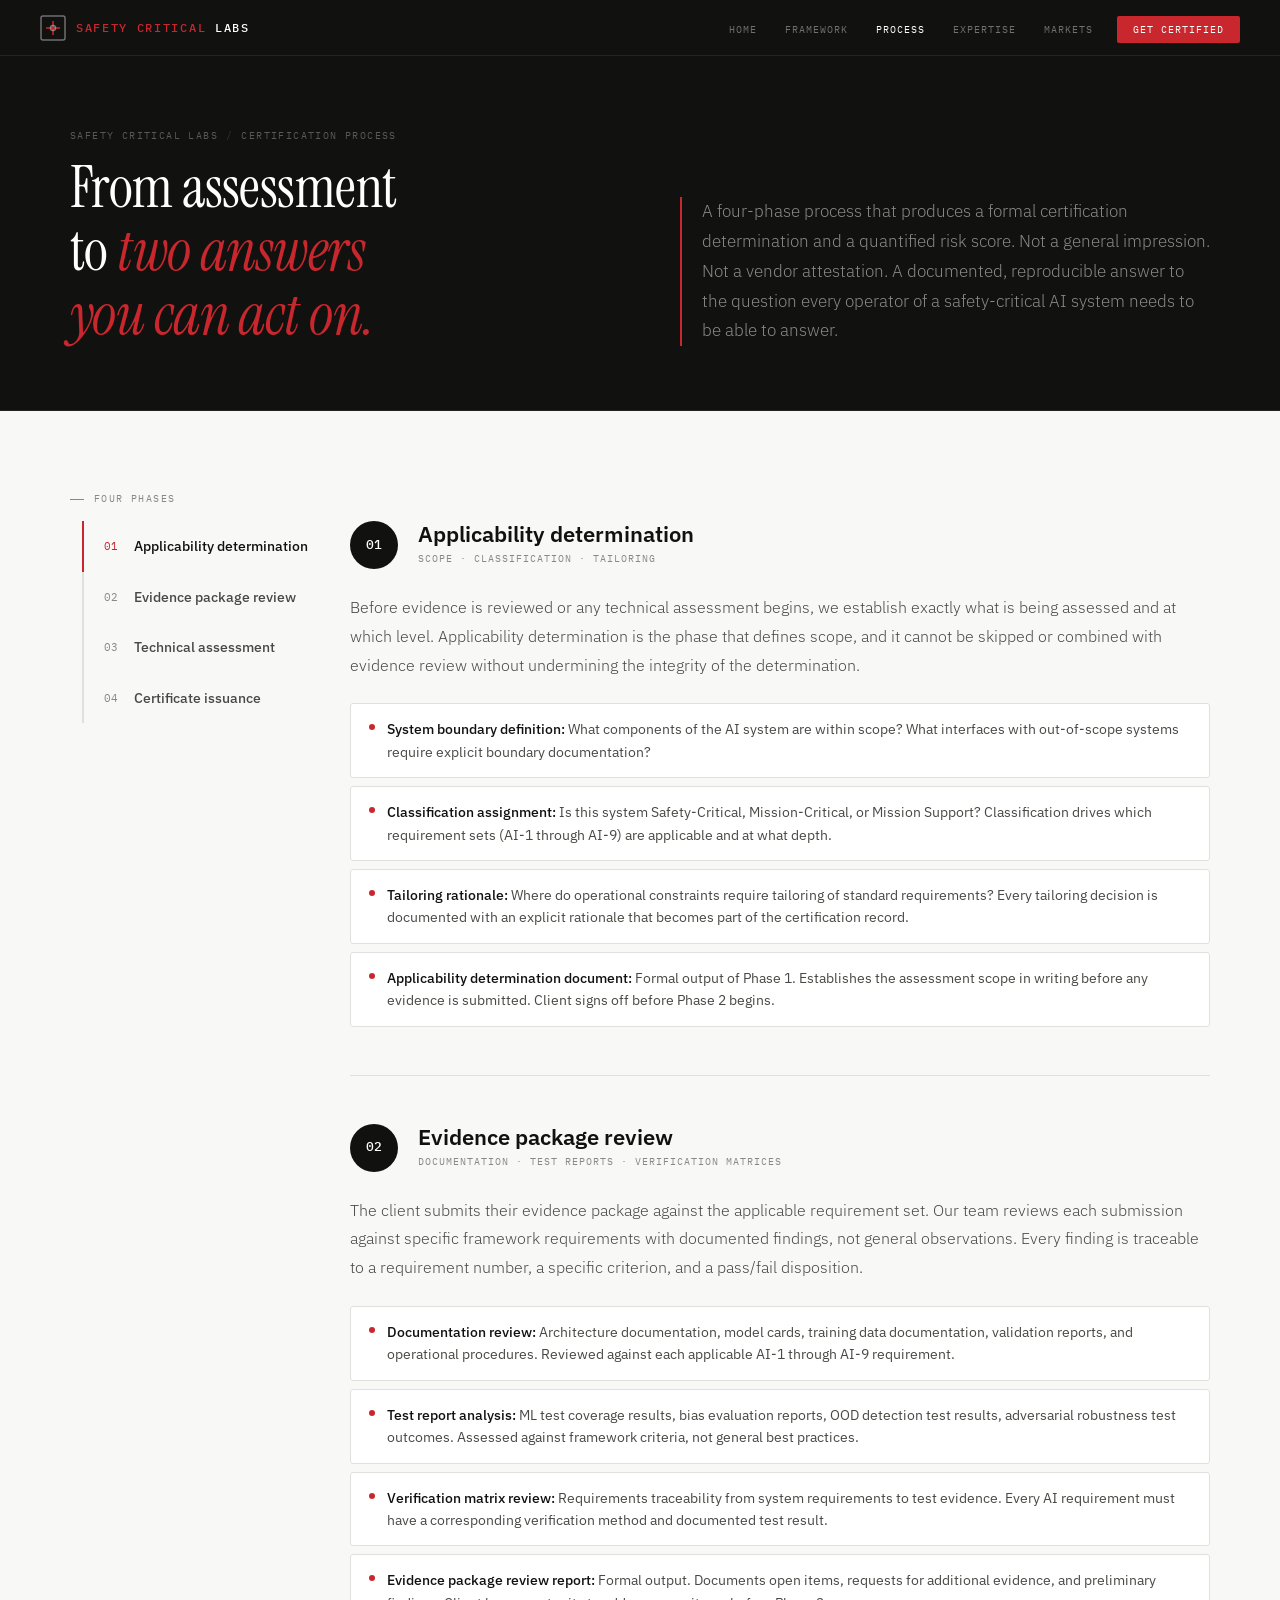
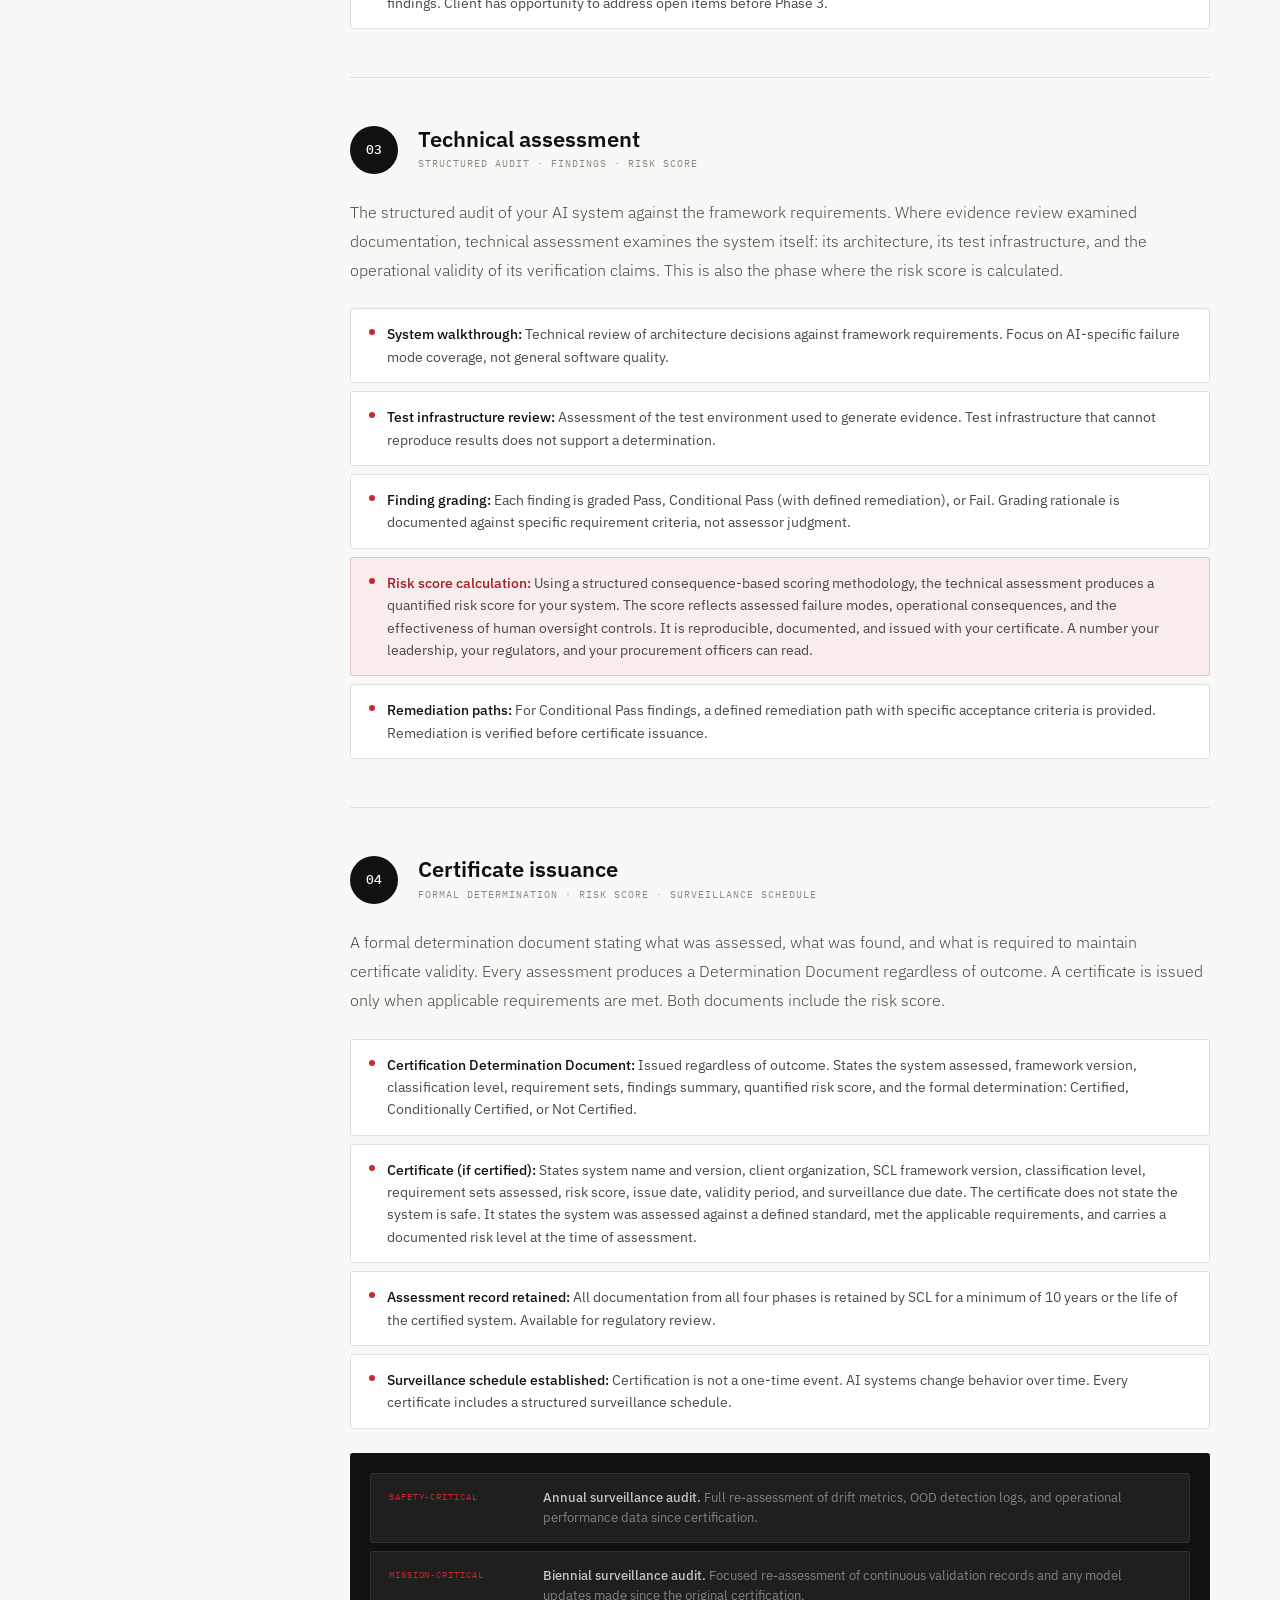
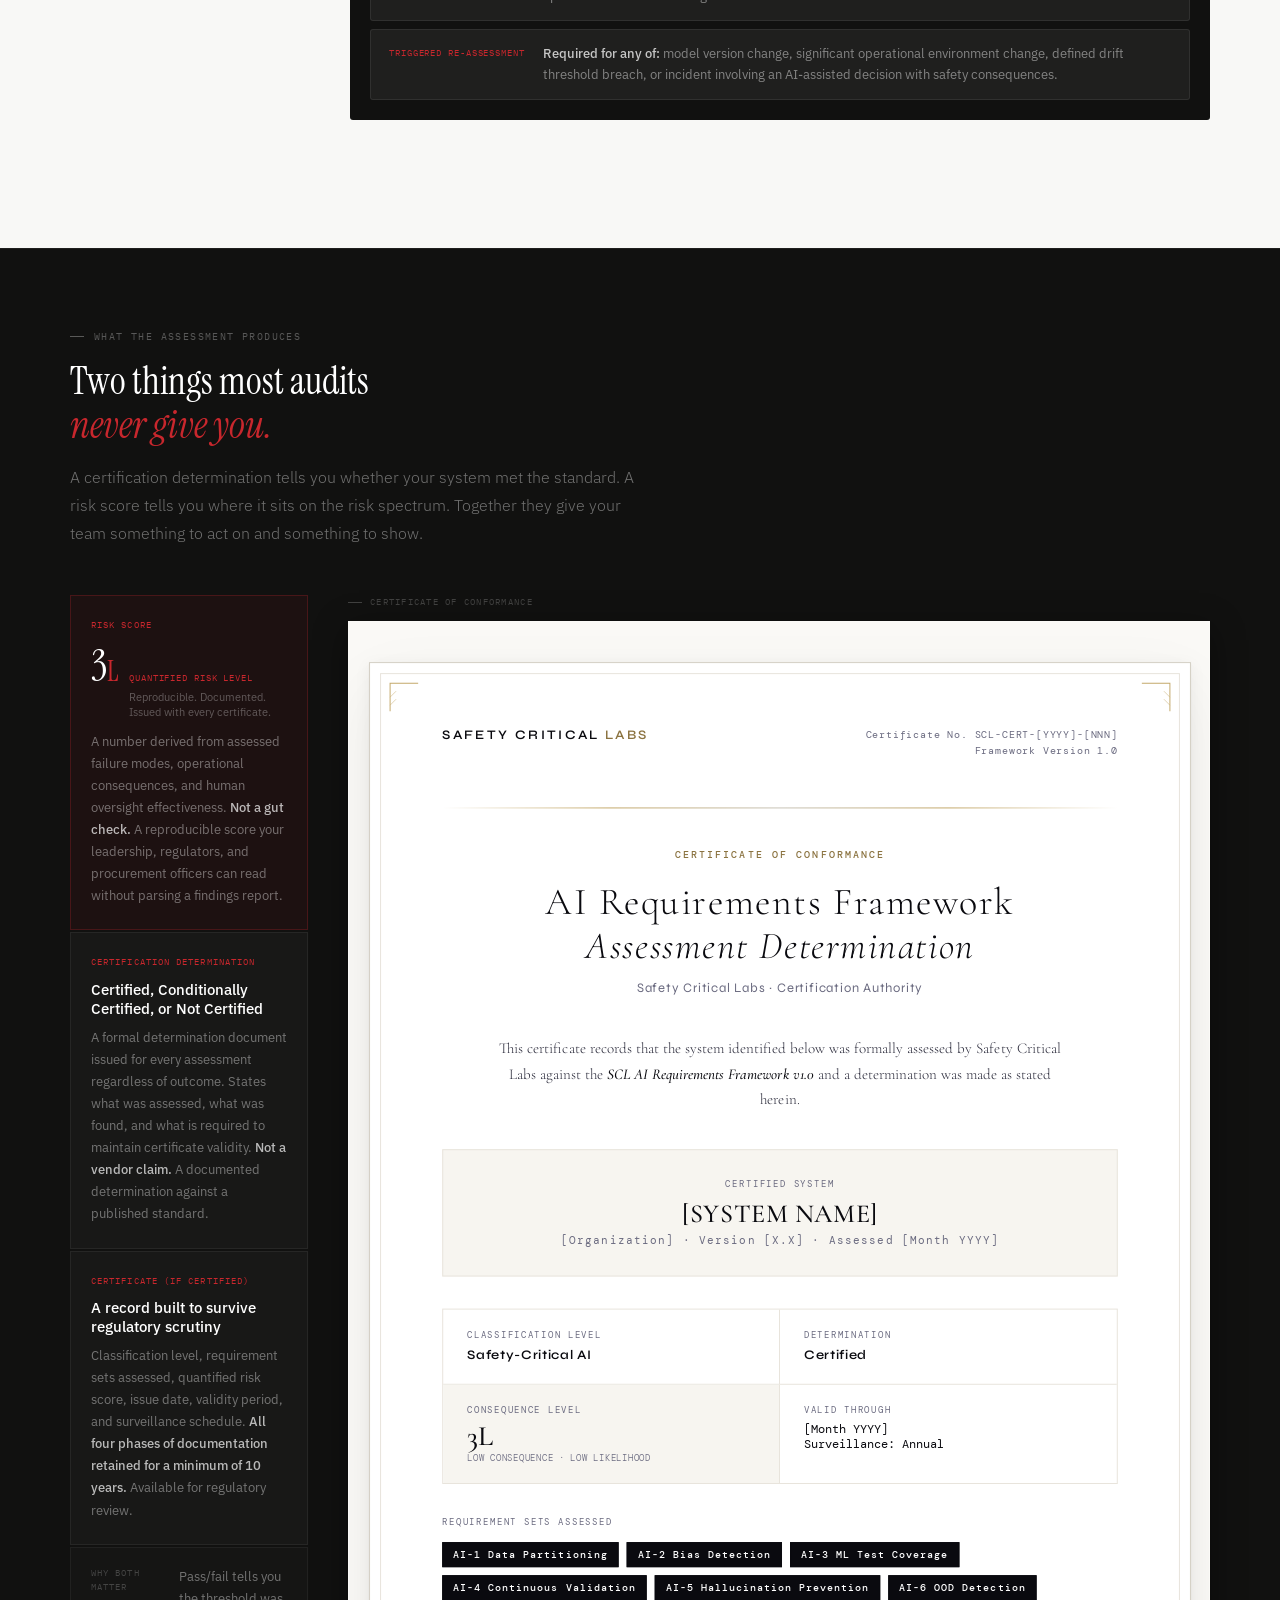
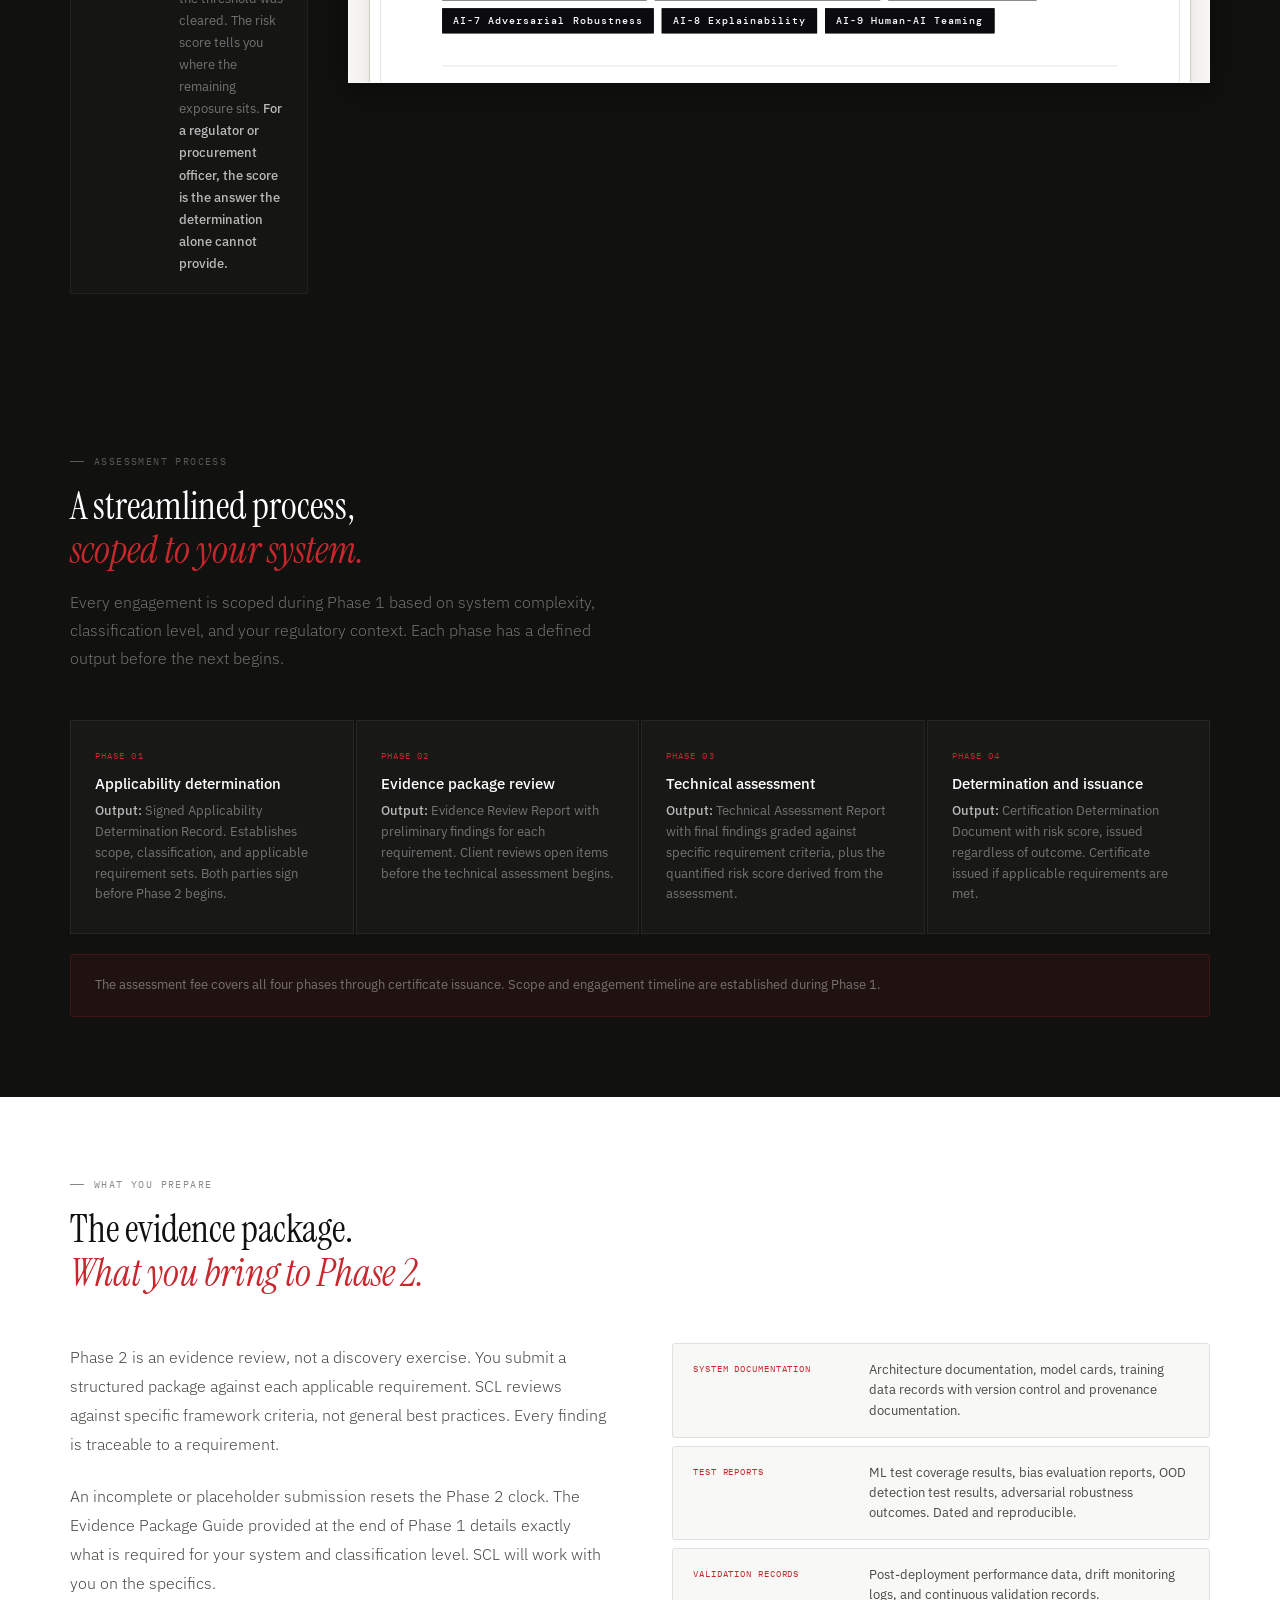
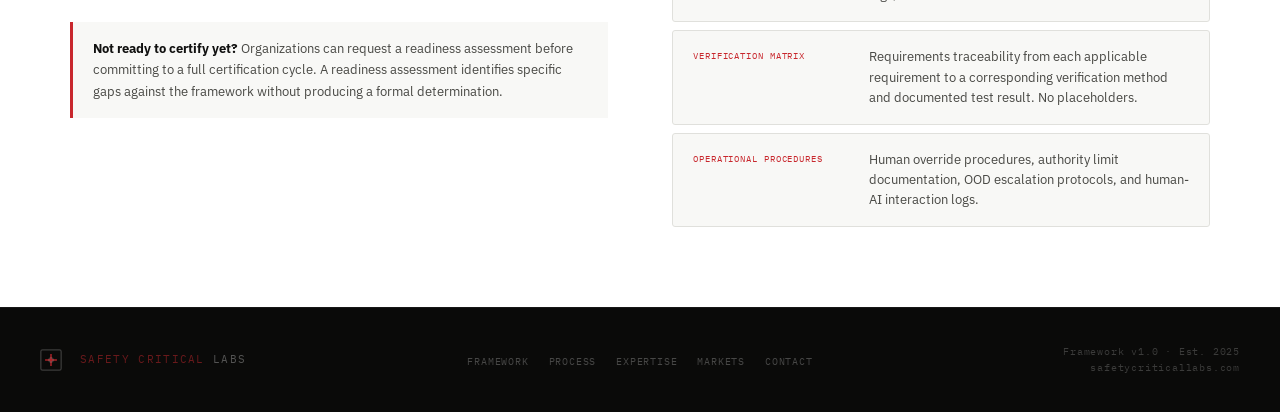
<file: process.html>
<!DOCTYPE html>
<html lang="en">
<head>
<meta charset="UTF-8">
<meta name="viewport" content="width=device-width, initial-scale=1.0">
<title>Certification Process — Safety Critical Labs</title>
<link rel="preconnect" href="https://fonts.googleapis.com">
<link rel="preconnect" href="https://fonts.gstatic.com" crossorigin>
<link href="https://fonts.googleapis.com/css2?family=Instrument+Serif:ital@0;1&family=IBM+Plex+Sans:wght@300;400;500;600&family=IBM+Plex+Mono:wght@400;500&display=swap" rel="stylesheet">
<style>
/* ═══════════════════════════════════════════════════════════
   Safety Critical Labs Shared Stylesheet
   ═══════════════════════════════════════════════════════════ */

*, *::before, *::after { box-sizing: border-box; margin: 0; padding: 0; }

:root {
  --bg:       #F8F8F6;
  --white:    #FFFFFF;
  --ink:      #111110;
  --ink-2:    #484844;
  --ink-3:    #888884;
  --red:      #C8272D;
  --red-dk:   #A01E23;
  --red-lt:   #F9ECEC;
  --rule:     #E0E0DC;
  --serif:    'Instrument Serif', Georgia, serif;
  --sans:     'IBM Plex Sans', system-ui, sans-serif;
  --mono:     'IBM Plex Mono', monospace;
}

html { font-size: 16px; scroll-behavior: smooth; }
body {
  background: var(--bg);
  color: var(--ink);
  font-family: var(--sans);
  font-weight: 400;
  line-height: 1.6;
  -webkit-font-smoothing: antialiased;
}

/* GLOBAL NAV */
.global-nav {
  position: fixed; top: 0; left: 0; right: 0; z-index: 200;
  height: 56px;
  background: var(--ink);
  display: flex; align-items: center;
  padding: 0 40px;
  border-bottom: 1px solid rgba(255,255,255,0.08);
}
.gn-wordmark {
  display: flex; align-items: center; gap: 10px;
  text-decoration: none; color: #fff; flex-shrink: 0;
}
.gn-icon { width: 26px; height: 26px; }
.gn-text {
  font-family: var(--mono); font-size: 12px;
  font-weight: 500; letter-spacing: 0.14em; text-transform: uppercase; color: #fff;
}
.gn-text em { color: var(--red); font-style: normal; }
.gn-links {
  display: flex; gap: 4px; align-items: center;
  margin-left: auto; list-style: none;
}
.gn-links a {
  font-family: var(--mono); font-size: 10px;
  letter-spacing: 0.1em; text-transform: uppercase;
  color: rgba(255,255,255,0.4); text-decoration: none;
  padding: 6px 12px; border-radius: 2px;
  transition: color 0.15s, background 0.15s;
}
.gn-links a:hover { color: #fff; background: rgba(255,255,255,0.06); }
.gn-links a.active { color: #fff; }
.gn-cta {
  background: var(--red) !important;
  color: #fff !important;
  padding: 7px 16px !important;
  border-radius: 2px;
  transition: background 0.15s !important;
  margin-left: 8px;
}
.gn-cta:hover { background: var(--red-dk) !important; }

/* PAGE SHELL */
.page-shell { margin-top: 56px; }

/* INNER PAGE HERO */
.inner-hero {
  background: var(--ink);
  padding: 72px 40px 64px;
  border-bottom: 1px solid rgba(255,255,255,0.08);
  position: relative; overflow: hidden;
}
.inner-hero::before { display: none; }
.inner-hero-inner {
  max-width: 1140px; margin: 0 auto; position: relative; z-index: 1;
  display: grid; grid-template-columns: 1fr 1fr; gap: 80px; align-items: end;
}
.inner-hero-breadcrumb {
  font-family: var(--mono); font-size: 10px;
  letter-spacing: 0.14em; text-transform: uppercase;
  color: rgba(255,255,255,0.3); margin-bottom: 12px;
  display: flex; align-items: center; gap: 8px;
}
.inner-hero-breadcrumb a { color: rgba(255,255,255,0.3); text-decoration: none; }
.inner-hero-breadcrumb a:hover { color: rgba(255,255,255,0.6); }
.inner-hero-breadcrumb span { color: rgba(255,255,255,0.15); }
.inner-hero h1 {
  font-family: var(--serif);
  font-size: clamp(38px, 4.5vw, 60px);
  font-weight: 400; line-height: 1.1;
  color: #fff; letter-spacing: -0.01em;
}
.inner-hero h1 em { font-style: italic; color: var(--red); }
.inner-hero-lead {
  font-size: 17px; color: rgba(255,255,255,0.5);
  font-weight: 300; line-height: 1.75;
  border-left: 2px solid var(--red); padding-left: 20px;
  align-self: end;
}

/* SECTION BASE */
.page-section { padding: 80px 40px; }
.section-inner { max-width: 1140px; margin: 0 auto; }
.section-eyebrow {
  font-family: var(--mono); font-size: 10px;
  letter-spacing: 0.14em; text-transform: uppercase;
  color: var(--ink-3); margin-bottom: 14px;
  display: flex; align-items: center; gap: 10px;
}
.section-eyebrow::before {
  content: ''; display: inline-block;
  width: 14px; height: 1px; background: currentColor;
}
h2.section-title {
  font-family: var(--serif);
  font-size: clamp(28px, 3vw, 42px);
  font-weight: 400; line-height: 1.15;
  color: var(--ink); margin-bottom: 16px;
}
h2.section-title em { font-style: italic; color: var(--red); }
.section-lead {
  font-size: 17px; color: var(--ink-2);
  font-weight: 300; line-height: 1.75;
  max-width: 600px; margin-bottom: 48px;
}

/* BUTTONS */
.btn {
  font-family: var(--mono); font-size: 11px;
  letter-spacing: 0.1em; text-transform: uppercase;
  padding: 12px 24px; border-radius: 2px;
  text-decoration: none; transition: all 0.15s;
  display: inline-block; cursor: pointer;
  border: none;
}
.btn-solid { background: var(--ink); color: var(--white); }
.btn-solid:hover { background: var(--red); }
.btn-red { background: var(--red); color: #fff; }
.btn-red:hover { background: var(--red-dk); }
.btn-outline { border: 1px solid var(--rule); color: var(--ink-2); background: transparent; }
.btn-outline:hover { border-color: var(--red); color: var(--red); }
.btn-outline-white { border: 1px solid rgba(255,255,255,0.2); color: rgba(255,255,255,0.6); background: transparent; }
.btn-outline-white:hover { border-color: rgba(255,255,255,0.5); color: #fff; }

/* DIVIDER */
.rule { border: none; border-top: 1px solid var(--rule); margin: 0; }

/* FADE ANIMATION */
.fade-up {
  opacity: 0; transform: translateY(16px);
  transition: opacity 0.55s ease, transform 0.55s ease;
}
.fade-up.visible { opacity: 1; transform: translateY(0); }

/* FOOTER */
.site-footer {
  background: #0A0A09;
  padding: 36px 40px;
  display: grid;
  grid-template-columns: 1fr auto 1fr;
  align-items: center;
  gap: 24px;
  border-top: 1px solid rgba(255,255,255,0.06);
}
.footer-wordmark { display: flex; align-items: center; gap: 10px; text-decoration: none; }
.footer-links { display: flex; gap: 20px; list-style: none; }
.footer-links a {
  font-family: var(--mono); font-size: 10px;
  letter-spacing: 0.08em; text-transform: uppercase;
  color: rgba(255,255,255,0.25); text-decoration: none;
  transition: color 0.15s;
}
.footer-links a:hover { color: rgba(255,255,255,0.55); }
.footer-meta {
  font-family: var(--mono); font-size: 10px;
  letter-spacing: 0.08em; color: rgba(255,255,255,0.2);
  text-align: right;
}

/* NOTE BOX */
.note-box {
  padding: 20px 24px;
  background: var(--white); border: 1px solid var(--rule);
  border-left: 3px solid var(--red); border-radius: 0 4px 4px 0;
  display: flex; gap: 16px; align-items: flex-start;
}
.note-label {
  font-family: var(--mono); font-size: 9px;
  letter-spacing: 0.1em; text-transform: uppercase;
  color: var(--red); flex-shrink: 0; padding-top: 3px; min-width: 80px;
}
.note-text { font-size: 13px; color: var(--ink-2); line-height: 1.65; }
.note-text strong { color: var(--ink); }

/* ═══════════════════════════════════════════════════════════
   PROCESS PAGE STYLES
   ═══════════════════════════════════════════════════════════ */

/* PHASES */
.phases-layout {
  display: grid; grid-template-columns: 280px 1fr;
  gap: 0; align-items: start;
}
.phase-nav {
  position: sticky; top: 72px;
  padding-right: 40px;
}
.phase-nav-item {
  display: flex; gap: 16px; align-items: flex-start;
  padding: 16px 0;
  border-left: 2px solid var(--rule);
  padding-left: 20px; margin-left: 12px;
  cursor: pointer; text-decoration: none;
  transition: border-color 0.2s;
}
.phase-nav-item:hover { border-color: var(--red); }
.phase-nav-item.selected { border-color: var(--red); }
.pni-num {
  font-family: var(--mono); font-size: 11px;
  color: var(--ink-3); flex-shrink: 0; padding-top: 1px;
  transition: color 0.2s;
}
.phase-nav-item.selected .pni-num,
.phase-nav-item:hover .pni-num { color: var(--red); }
.pni-title {
  font-size: 14px; font-weight: 500; color: var(--ink-2); line-height: 1.3;
  transition: color 0.2s;
}
.phase-nav-item.selected .pni-title,
.phase-nav-item:hover .pni-title { color: var(--ink); }

.phases-detail { display: flex; flex-direction: column; gap: 0; }
.phase-block { padding: 48px 0; border-top: 1px solid var(--rule); }
.phase-block:first-child { border-top: none; padding-top: 0; }
.phase-header { display: flex; gap: 20px; align-items: flex-start; margin-bottom: 24px; }
.phase-num-badge {
  width: 48px; height: 48px; border-radius: 50%;
  background: var(--ink); color: #fff;
  display: flex; align-items: center; justify-content: center;
  font-family: var(--mono); font-size: 13px; font-weight: 500;
  flex-shrink: 0;
}
.phase-title-block { flex: 1; }
.phase-title { font-size: 22px; font-weight: 600; color: var(--ink); margin-bottom: 4px; line-height: 1.2; }
.phase-subtitle {
  font-family: var(--mono); font-size: 10px;
  letter-spacing: 0.1em; text-transform: uppercase; color: var(--ink-3);
}
.phase-body { font-size: 16px; color: var(--ink-2); line-height: 1.8; font-weight: 300; margin-bottom: 24px; }
.phase-checklist { display: flex; flex-direction: column; gap: 8px; }
.check-item {
  display: flex; gap: 12px; align-items: flex-start;
  padding: 14px 18px;
  background: var(--white); border: 1px solid var(--rule);
  border-radius: 3px;
}
.check-dot {
  width: 6px; height: 6px; border-radius: 50%;
  background: var(--red); flex-shrink: 0; margin-top: 6px;
}
.check-text { font-size: 14px; color: var(--ink-2); line-height: 1.6; }
.check-text strong { color: var(--ink); font-weight: 500; }

/* risk score check item variant */
.check-item.check-item-score {
  background: var(--red-lt);
  border-color: rgba(200,39,45,0.2);
}
.check-item.check-item-score .check-dot { background: var(--red); }
.check-item.check-item-score .check-text strong { color: var(--red-dk); }

/* TIMELINE STRIP */
.timeline-section { background: var(--ink); padding: 80px 40px; }
.timeline-inner { max-width: 1140px; margin: 0 auto; }
.timeline-grid { display: grid; grid-template-columns: repeat(4, 1fr); gap: 2px; margin-top: 48px; }
.tl-block {
  background: rgba(255,255,255,0.03);
  border: 1px solid rgba(255,255,255,0.06);
  padding: 28px 24px;
  position: relative;
}
.tl-phase {
  font-family: var(--mono); font-size: 9px;
  letter-spacing: 0.12em; text-transform: uppercase;
  color: var(--red); margin-bottom: 10px;
}
.tl-title { font-size: 15px; font-weight: 500; color: #fff; margin-bottom: 8px; line-height: 1.3; }
.tl-duration {
  font-family: var(--mono); font-size: 11px;
  color: rgba(255,255,255,0.35); margin-bottom: 14px;
  padding-bottom: 14px;
  border-bottom: 1px solid rgba(255,255,255,0.07);
}
.tl-output { font-size: 13px; color: rgba(255,255,255,0.4); line-height: 1.6; }
.tl-output strong { color: rgba(255,255,255,0.7); font-weight: 500; }
.tl-total {
  margin-top: 20px;
  display: flex; align-items: center; gap: 16px;
  padding: 20px 24px;
  background: rgba(200,39,45,0.08);
  border: 1px solid rgba(200,39,45,0.2);
  border-radius: 3px;
}
.tl-total-num { font-family: var(--serif); font-size: 36px; color: #fff; line-height: 1; flex-shrink: 0; }
.tl-total-num em { color: var(--red); font-style: normal; }
.tl-total-label { font-size: 13px; color: rgba(255,255,255,0.4); line-height: 1.6; }
.tl-total-label strong { color: rgba(255,255,255,0.7); font-weight: 500; }

/* WHAT YOU GET SECTION */
.outputs-section { background: var(--ink); padding: 80px 40px; border-top: 1px solid rgba(255,255,255,0.06); }
.outputs-inner { max-width: 1140px; margin: 0 auto; }

.outputs-layout {
  display: grid; grid-template-columns: 1fr 1fr;
  gap: 40px; align-items: start; margin-top: 48px;
}

.outputs-grid { display: flex; flex-direction: column; gap: 2px; }

.output-card {
  background: rgba(255,255,255,0.03);
  border: 1px solid rgba(255,255,255,0.06);
  padding: 22px 20px;
}
.output-card.output-card-primary {
  background: rgba(200,39,45,0.07);
  border-color: rgba(200,39,45,0.25);
}
.output-card-label {
  font-family: var(--mono); font-size: 9px;
  letter-spacing: 0.12em; text-transform: uppercase;
  color: var(--red); margin-bottom: 10px;
}
.output-card-title { font-size: 15px; font-weight: 500; color: #fff; margin-bottom: 8px; line-height: 1.3; }
.output-card-desc { font-size: 13px; color: rgba(255,255,255,0.4); line-height: 1.7; }
.output-card-desc strong { color: rgba(255,255,255,0.7); font-weight: 500; }

.score-display {
  display: flex; align-items: baseline; gap: 10px;
  margin: 12px 0 10px;
}
.score-num {
  font-family: var(--serif); font-size: 44px;
  color: #fff; line-height: 1;
}
.score-meta { display: flex; flex-direction: column; gap: 4px; }
.score-label {
  font-family: var(--mono); font-size: 9px;
  letter-spacing: 0.1em; text-transform: uppercase;
  color: var(--red);
}
.score-sub { font-size: 11px; color: rgba(255,255,255,0.3); line-height: 1.4; }

.outputs-callout {
  margin-top: 2px;
  padding: 18px 20px;
  background: rgba(255,255,255,0.02);
  border: 1px solid rgba(255,255,255,0.05);
  display: grid; grid-template-columns: 72px 1fr; gap: 16px; align-items: start;
}
.oc-label {
  font-family: var(--mono); font-size: 9px;
  letter-spacing: 0.12em; text-transform: uppercase;
  color: rgba(255,255,255,0.2); line-height: 1.6;
}
.oc-text { font-size: 13px; color: rgba(255,255,255,0.4); line-height: 1.7; }
.oc-text strong { color: rgba(255,255,255,0.7); font-weight: 500; }

/* CERTIFICATE PREVIEW */
.cert-preview-col { position: sticky; top: 72px; }
.cert-preview-label {
  font-family: var(--mono); font-size: 9px;
  letter-spacing: 0.14em; text-transform: uppercase;
  color: rgba(255,255,255,0.2); margin-bottom: 12px;
  display: flex; align-items: center; gap: 8px;
}
.cert-preview-label::before {
  content: ''; display: inline-block;
  width: 14px; height: 1px; background: rgba(255,255,255,0.2);
}
.cert-preview-frame {
  width: 100%; overflow: hidden;
  border: 1px solid rgba(255,255,255,0.1);
  background: #faf9f6;
  box-shadow: 0 8px 32px rgba(0,0,0,0.4);
}
.cert-preview-frame iframe {
  width: 860px; height: 1060px;
  border: none; display: block;
  transform-origin: top left;
  pointer-events: none;
}

/* EVIDENCE PACKAGE */
.evidence-section { background: var(--white); padding: 80px 40px; }
.evidence-inner { max-width: 1140px; margin: 0 auto; }
.evidence-grid { display: grid; grid-template-columns: 1fr 1fr; gap: 64px; align-items: start; margin-top: 48px; }
.ev-intro { font-size: 16px; color: var(--ink-2); line-height: 1.8; font-weight: 300; margin-bottom: 24px; }
.ev-note {
  padding: 16px 20px;
  background: var(--bg); border-left: 3px solid var(--red);
  font-size: 13px; color: var(--ink-2); line-height: 1.65;
}
.ev-note strong { color: var(--ink); }
.ev-list { display: flex; flex-direction: column; gap: 8px; }
.ev-item {
  background: var(--bg); border: 1px solid var(--rule);
  border-radius: 3px; padding: 16px 20px;
  display: grid; grid-template-columns: 160px 1fr; gap: 16px;
}
.ev-item-label {
  font-family: var(--mono); font-size: 9px;
  letter-spacing: 0.1em; text-transform: uppercase;
  color: var(--red); padding-top: 2px;
}
.ev-item-desc { font-size: 13px; color: var(--ink-2); line-height: 1.55; }
.ev-item-desc strong { color: var(--ink); }

/* INLINE SURVEILLANCE */
.surv-inline { display: flex; flex-direction: column; gap: 8px; margin-top: 16px; }
.surv-inline-card {
  background: rgba(255,255,255,0.06);
  border: 1px solid rgba(255,255,255,0.08);
  border-radius: 3px; padding: 14px 18px;
  display: grid; grid-template-columns: 140px 1fr; gap: 14px;
}
.si-tier {
  font-family: var(--mono); font-size: 9px;
  letter-spacing: 0.1em; text-transform: uppercase; color: var(--red);
  padding-top: 2px;
}
.si-desc { font-size: 13px; color: rgba(255,255,255,0.45); line-height: 1.55; }
.si-desc strong { color: rgba(255,255,255,0.75); font-weight: 500; }

/* RESPONSIVE */
@media (max-width: 880px) {
  .global-nav { padding: 0 20px; }
  .gn-links { display: none; }
  .inner-hero { padding: 60px 24px 48px; }
  .inner-hero-inner { grid-template-columns: 1fr; gap: 24px; }
  .page-section { padding: 56px 24px; }
  .phases-layout { grid-template-columns: 1fr; }
  .phase-nav { display: none; }
  .timeline-section { padding: 60px 24px; }
  .timeline-grid { grid-template-columns: 1fr 1fr; }
  .outputs-section { padding: 60px 24px; }
  .outputs-layout { grid-template-columns: 1fr; }
  .cert-preview-col { display: none; }
  .evidence-section { padding: 60px 24px; }
  .evidence-grid { grid-template-columns: 1fr; gap: 32px; }
  .ev-item { grid-template-columns: 1fr; gap: 4px; }
  .surv-inline-card { grid-template-columns: 1fr; gap: 6px; }
  .site-footer { grid-template-columns: 1fr; gap: 16px; }
  .footer-meta { text-align: left; }
}
@media (max-width: 580px) {
  .timeline-grid { grid-template-columns: 1fr; }
}
</style>
</head>
<body>

<!-- NAV -->
<nav class="global-nav">
  <a href="index.html" class="gn-wordmark">
    <svg class="gn-icon" viewBox="0 0 26 26" fill="none">
      <rect x="1" y="1" width="24" height="24" rx="2" stroke="rgba(255,255,255,0.4)" stroke-width="1.5"/>
      <line x1="6" y1="13" x2="20" y2="13" stroke="#C8272D" stroke-width="1.5"/>
      <line x1="13" y1="6" x2="13" y2="20" stroke="#C8272D" stroke-width="1.5"/>
      <circle cx="13" cy="13" r="2.5" stroke="rgba(255,255,255,0.4)" stroke-width="1.5"/>
    </svg>
    <span class="gn-text"><em>Safety Critical</em> Labs</span>
  </a>
  <ul class="gn-links">
    <li><a href="index.html">Home</a></li>
    <li><a href="framework.html">Framework</a></li>
    <li><a href="process.html" class="active">Process</a></li>
    <li><a href="expertise.html">Expertise</a></li>
    <li><a href="markets.html">Markets</a></li>
    <li><a href="contact.html" class="gn-cta">Get Certified</a></li>
  </ul>
</nav>

<div class="page-shell">

<!-- HERO -->
<div class="inner-hero">
  <div class="inner-hero-inner">
    <div>
      <div class="inner-hero-breadcrumb">
        <a href="index.html">Safety Critical Labs</a>
        <span>/</span> Certification Process
      </div>
      <h1>From assessment<br>to <em>two answers<br>you can act on.</em></h1>
    </div>
    <p class="inner-hero-lead">
      A four-phase process that produces a formal certification determination and a quantified risk score. Not a general impression. Not a vendor attestation. A documented, reproducible answer to the question every operator of a safety-critical AI system needs to be able to answer.
    </p>
  </div>
</div>

<!-- PHASES -->
<section class="page-section" style="background: var(--bg);">
  <div class="section-inner">
    <div class="section-eyebrow">Four phases</div>
    <div class="phases-layout">
      <div class="phase-nav">
        <a href="#phase1" class="phase-nav-item selected">
          <span class="pni-num">01</span>
          <span class="pni-title">Applicability determination</span>
        </a>
        <a href="#phase2" class="phase-nav-item">
          <span class="pni-num">02</span>
          <span class="pni-title">Evidence package review</span>
        </a>
        <a href="#phase3" class="phase-nav-item">
          <span class="pni-num">03</span>
          <span class="pni-title">Technical assessment</span>
        </a>
        <a href="#phase4" class="phase-nav-item">
          <span class="pni-num">04</span>
          <span class="pni-title">Certificate issuance</span>
        </a>
      </div>

      <div class="phases-detail">

        <!-- PHASE 1 -->
        <div class="phase-block" id="phase1">
          <div class="phase-header">
            <div class="phase-num-badge">01</div>
            <div class="phase-title-block">
              <div class="phase-title">Applicability determination</div>
              <div class="phase-subtitle">Scope &middot; Classification &middot; Tailoring</div>
            </div>
          </div>
          <p class="phase-body">
            Before evidence is reviewed or any technical assessment begins, we establish exactly what is being assessed and at which level. Applicability determination is the phase that defines scope, and it cannot be skipped or combined with evidence review without undermining the integrity of the determination.
          </p>
          <div class="phase-checklist">
            <div class="check-item fade-up">
              <span class="check-dot"></span>
              <span class="check-text"><strong>System boundary definition:</strong> What components of the AI system are within scope? What interfaces with out-of-scope systems require explicit boundary documentation?</span>
            </div>
            <div class="check-item fade-up">
              <span class="check-dot"></span>
              <span class="check-text"><strong>Classification assignment:</strong> Is this system Safety-Critical, Mission-Critical, or Mission Support? Classification drives which requirement sets (AI-1 through AI-9) are applicable and at what depth.</span>
            </div>
            <div class="check-item fade-up">
              <span class="check-dot"></span>
              <span class="check-text"><strong>Tailoring rationale:</strong> Where do operational constraints require tailoring of standard requirements? Every tailoring decision is documented with an explicit rationale that becomes part of the certification record.</span>
            </div>
            <div class="check-item fade-up">
              <span class="check-dot"></span>
              <span class="check-text"><strong>Applicability determination document:</strong> Formal output of Phase 1. Establishes the assessment scope in writing before any evidence is submitted. Client signs off before Phase 2 begins.</span>
            </div>
          </div>
        </div>

        <!-- PHASE 2 -->
        <div class="phase-block" id="phase2">
          <div class="phase-header">
            <div class="phase-num-badge">02</div>
            <div class="phase-title-block">
              <div class="phase-title">Evidence package review</div>
              <div class="phase-subtitle">Documentation &middot; Test reports &middot; Verification matrices</div>
            </div>
          </div>
          <p class="phase-body">
            The client submits their evidence package against the applicable requirement set. Our team reviews each submission against specific framework requirements with documented findings, not general observations. Every finding is traceable to a requirement number, a specific criterion, and a pass/fail disposition.
          </p>
          <div class="phase-checklist">
            <div class="check-item fade-up">
              <span class="check-dot"></span>
              <span class="check-text"><strong>Documentation review:</strong> Architecture documentation, model cards, training data documentation, validation reports, and operational procedures. Reviewed against each applicable AI-1 through AI-9 requirement.</span>
            </div>
            <div class="check-item fade-up">
              <span class="check-dot"></span>
              <span class="check-text"><strong>Test report analysis:</strong> ML test coverage results, bias evaluation reports, OOD detection test results, adversarial robustness test outcomes. Assessed against framework criteria, not general best practices.</span>
            </div>
            <div class="check-item fade-up">
              <span class="check-dot"></span>
              <span class="check-text"><strong>Verification matrix review:</strong> Requirements traceability from system requirements to test evidence. Every AI requirement must have a corresponding verification method and documented test result.</span>
            </div>
            <div class="check-item fade-up">
              <span class="check-dot"></span>
              <span class="check-text"><strong>Evidence package review report:</strong> Formal output. Documents open items, requests for additional evidence, and preliminary findings. Client has opportunity to address open items before Phase 3.</span>
            </div>
          </div>
        </div>

        <!-- PHASE 3 -->
        <div class="phase-block" id="phase3">
          <div class="phase-header">
            <div class="phase-num-badge">03</div>
            <div class="phase-title-block">
              <div class="phase-title">Technical assessment</div>
              <div class="phase-subtitle">Structured audit &middot; Findings &middot; Risk score</div>
            </div>
          </div>
          <p class="phase-body">
            The structured audit of your AI system against the framework requirements. Where evidence review examined documentation, technical assessment examines the system itself: its architecture, its test infrastructure, and the operational validity of its verification claims. This is also the phase where the risk score is calculated.
          </p>
          <div class="phase-checklist">
            <div class="check-item fade-up">
              <span class="check-dot"></span>
              <span class="check-text"><strong>System walkthrough:</strong> Technical review of architecture decisions against framework requirements. Focus on AI-specific failure mode coverage, not general software quality.</span>
            </div>
            <div class="check-item fade-up">
              <span class="check-dot"></span>
              <span class="check-text"><strong>Test infrastructure review:</strong> Assessment of the test environment used to generate evidence. Test infrastructure that cannot reproduce results does not support a determination.</span>
            </div>
            <div class="check-item fade-up">
              <span class="check-dot"></span>
              <span class="check-text"><strong>Finding grading:</strong> Each finding is graded Pass, Conditional Pass (with defined remediation), or Fail. Grading rationale is documented against specific requirement criteria, not assessor judgment.</span>
            </div>
            <div class="check-item check-item-score fade-up">
              <span class="check-dot"></span>
              <span class="check-text"><strong>Risk score calculation:</strong> Using a structured consequence-based scoring methodology, the technical assessment produces a quantified risk score for your system. The score reflects assessed failure modes, operational consequences, and the effectiveness of human oversight controls. It is reproducible, documented, and issued with your certificate. A number your leadership, your regulators, and your procurement officers can read.</span>
            </div>
            <div class="check-item fade-up">
              <span class="check-dot"></span>
              <span class="check-text"><strong>Remediation paths:</strong> For Conditional Pass findings, a defined remediation path with specific acceptance criteria is provided. Remediation is verified before certificate issuance.</span>
            </div>
          </div>
        </div>

        <!-- PHASE 4 -->
        <div class="phase-block" id="phase4">
          <div class="phase-header">
            <div class="phase-num-badge">04</div>
            <div class="phase-title-block">
              <div class="phase-title">Certificate issuance</div>
              <div class="phase-subtitle">Formal determination &middot; Risk score &middot; Surveillance schedule</div>
            </div>
          </div>
          <p class="phase-body">
            A formal determination document stating what was assessed, what was found, and what is required to maintain certificate validity. Every assessment produces a Determination Document regardless of outcome. A certificate is issued only when applicable requirements are met. Both documents include the risk score.
          </p>
          <div class="phase-checklist">
            <div class="check-item fade-up">
              <span class="check-dot"></span>
              <span class="check-text"><strong>Certification Determination Document:</strong> Issued regardless of outcome. States the system assessed, framework version, classification level, requirement sets, findings summary, quantified risk score, and the formal determination: Certified, Conditionally Certified, or Not Certified.</span>
            </div>
            <div class="check-item fade-up">
              <span class="check-dot"></span>
              <span class="check-text"><strong>Certificate (if certified):</strong> States system name and version, client organization, SCL framework version, classification level, requirement sets assessed, risk score, issue date, validity period, and surveillance due date. The certificate does not state the system is safe. It states the system was assessed against a defined standard, met the applicable requirements, and carries a documented risk level at the time of assessment.</span>
            </div>
            <div class="check-item fade-up">
              <span class="check-dot"></span>
              <span class="check-text"><strong>Assessment record retained:</strong> All documentation from all four phases is retained by SCL for a minimum of 10 years or the life of the certified system. Available for regulatory review.</span>
            </div>
            <div class="check-item fade-up">
              <span class="check-dot"></span>
              <span class="check-text"><strong>Surveillance schedule established:</strong> Certification is not a one-time event. AI systems change behavior over time. Every certificate includes a structured surveillance schedule.</span>
            </div>
          </div>
          <div class="surv-inline" style="margin-top:24px; background: var(--ink); border-radius: 3px; padding: 20px;">
            <div class="surv-inline-card fade-up">
              <span class="si-tier">Safety-Critical</span>
              <span class="si-desc"><strong>Annual surveillance audit.</strong> Full re-assessment of drift metrics, OOD detection logs, and operational performance data since certification.</span>
            </div>
            <div class="surv-inline-card fade-up">
              <span class="si-tier">Mission-Critical</span>
              <span class="si-desc"><strong>Biennial surveillance audit.</strong> Focused re-assessment of continuous validation records and any model updates made since the original certification.</span>
            </div>
            <div class="surv-inline-card fade-up">
              <span class="si-tier">Triggered re-assessment</span>
              <span class="si-desc"><strong>Required for any of:</strong> model version change, significant operational environment change, defined drift threshold breach, or incident involving an AI-assisted decision with safety consequences.</span>
            </div>
          </div>
        </div>

      </div>
    </div>
  </div>
</section>

<!-- WHAT THE ASSESSMENT PRODUCES -->
<div class="outputs-section">
  <div class="outputs-inner">
    <div class="section-eyebrow" style="color:rgba(255,255,255,0.3)">What the assessment produces</div>
    <h2 class="section-title" style="color:#fff;">Two things most audits<br><em>never give you.</em></h2>
    <p style="font-size:16px;color:rgba(255,255,255,0.4);font-weight:300;line-height:1.75;max-width:580px;margin-bottom:0;">
      A certification determination tells you whether your system met the standard. A risk score tells you where it sits on the risk spectrum. Together they give your team something to act on and something to show.
    </p>
    <div class="outputs-layout">

      <!-- LEFT: cards + callout -->
      <div>
        <div class="outputs-grid">
          <div class="output-card output-card-primary fade-up">
            <div class="output-card-label">Risk score</div>
            <div class="score-display">
              <div class="score-num">3<span style="color:var(--red);font-size:28px;">L</span></div>
              <div class="score-meta">
                <span class="score-label">Quantified risk level</span>
                <span class="score-sub">Reproducible. Documented.<br>Issued with every certificate.</span>
              </div>
            </div>
            <div class="output-card-desc">A number derived from assessed failure modes, operational consequences, and human oversight effectiveness. <strong>Not a gut check.</strong> A reproducible score your leadership, regulators, and procurement officers can read without parsing a findings report.</div>
          </div>
          <div class="output-card fade-up">
            <div class="output-card-label">Certification determination</div>
            <div class="output-card-title">Certified, Conditionally Certified, or Not Certified</div>
            <div class="output-card-desc">A formal determination document issued for every assessment regardless of outcome. States what was assessed, what was found, and what is required to maintain certificate validity. <strong>Not a vendor claim.</strong> A documented determination against a published standard.</div>
          </div>
          <div class="output-card fade-up">
            <div class="output-card-label">Certificate (if certified)</div>
            <div class="output-card-title">A record built to survive regulatory scrutiny</div>
            <div class="output-card-desc">Classification level, requirement sets assessed, quantified risk score, issue date, validity period, and surveillance schedule. <strong>All four phases of documentation retained for a minimum of 10 years.</strong> Available for regulatory review.</div>
          </div>
        </div>
        <div class="outputs-callout fade-up">
          <div class="oc-label">Why both matter</div>
          <div class="oc-text">Pass/fail tells you the threshold was cleared. The risk score tells you where the remaining exposure sits. <strong>For a regulator or procurement officer, the score is the answer the determination alone cannot provide.</strong></div>
        </div>
      </div>

      <!-- RIGHT: live certificate preview -->
      <div class="cert-preview-col fade-up">
        <div class="cert-preview-label">Certificate of conformance</div>
        <div class="cert-preview-frame" id="certFrame">
          <iframe src="certificate-template.html" id="certIframe" scrolling="no" title="SCL Certificate of Conformance preview"></iframe>
        </div>
      </div>

    </div>
  </div>
</div>

<!-- TIMELINE -->
<div class="timeline-section">
  <div class="timeline-inner">
    <div class="section-eyebrow" style="color:rgba(255,255,255,0.3)">Assessment process</div>
    <h2 class="section-title" style="color:#fff;">A streamlined process,<br><em>scoped to your system.</em></h2>
    <p style="font-size:16px;color:rgba(255,255,255,0.4);font-weight:300;line-height:1.75;max-width:560px;margin-top:0;">
      Every engagement is scoped during Phase 1 based on system complexity, classification level, and your regulatory context. Each phase has a defined output before the next begins.
    </p>
    <div class="timeline-grid">
      <div class="tl-block fade-up">
        <div class="tl-phase">Phase 01</div>
        <div class="tl-title">Applicability determination</div>
        <div class="tl-output"><strong>Output:</strong> Signed Applicability Determination Record. Establishes scope, classification, and applicable requirement sets. Both parties sign before Phase 2 begins.</div>
      </div>
      <div class="tl-block fade-up">
        <div class="tl-phase">Phase 02</div>
        <div class="tl-title">Evidence package review</div>
        <div class="tl-output"><strong>Output:</strong> Evidence Review Report with preliminary findings for each requirement. Client reviews open items before the technical assessment begins.</div>
      </div>
      <div class="tl-block fade-up">
        <div class="tl-phase">Phase 03</div>
        <div class="tl-title">Technical assessment</div>
        <div class="tl-output"><strong>Output:</strong> Technical Assessment Report with final findings graded against specific requirement criteria, plus the quantified risk score derived from the assessment.</div>
      </div>
      <div class="tl-block fade-up">
        <div class="tl-phase">Phase 04</div>
        <div class="tl-title">Determination and issuance</div>
        <div class="tl-output"><strong>Output:</strong> Certification Determination Document with risk score, issued regardless of outcome. Certificate issued if applicable requirements are met.</div>
      </div>
    </div>
    <div class="tl-total">
      <div class="tl-total-label">The assessment fee covers all four phases through certificate issuance. Scope and engagement timeline are established during Phase 1.</div>
    </div>
  </div>
</div>

<!-- EVIDENCE PACKAGE -->
<div class="evidence-section">
  <div class="evidence-inner">
    <div class="section-eyebrow">What you prepare</div>
    <h2 class="section-title">The evidence package.<br><em>What you bring to Phase 2.</em></h2>
    <div class="evidence-grid">
      <div>
        <p class="ev-intro">
          Phase 2 is an evidence review, not a discovery exercise. You submit a structured package against each applicable requirement. SCL reviews against specific framework criteria, not general best practices. Every finding is traceable to a requirement.
        </p>
        <p class="ev-intro">
          An incomplete or placeholder submission resets the Phase 2 clock. The Evidence Package Guide provided at the end of Phase 1 details exactly what is required for your system and classification level. SCL will work with you on the specifics.
        </p>
        <div class="ev-note">
          <strong>Not ready to certify yet?</strong> Organizations can request a readiness assessment before committing to a full certification cycle. A readiness assessment identifies specific gaps against the framework without producing a formal determination.
        </div>
      </div>
      <div class="ev-list">
        <div class="ev-item fade-up">
          <span class="ev-item-label">System documentation</span>
          <span class="ev-item-desc">Architecture documentation, model cards, training data records with version control and provenance documentation.</span>
        </div>
        <div class="ev-item fade-up">
          <span class="ev-item-label">Test reports</span>
          <span class="ev-item-desc">ML test coverage results, bias evaluation reports, OOD detection test results, adversarial robustness outcomes. Dated and reproducible.</span>
        </div>
        <div class="ev-item fade-up">
          <span class="ev-item-label">Validation records</span>
          <span class="ev-item-desc">Post-deployment performance data, drift monitoring logs, and continuous validation records.</span>
        </div>
        <div class="ev-item fade-up">
          <span class="ev-item-label">Verification matrix</span>
          <span class="ev-item-desc">Requirements traceability from each applicable requirement to a corresponding verification method and documented test result. No placeholders.</span>
        </div>
        <div class="ev-item fade-up">
          <span class="ev-item-label">Operational procedures</span>
          <span class="ev-item-desc">Human override procedures, authority limit documentation, OOD escalation protocols, and human-AI interaction logs.</span>
        </div>
      </div>
    </div>
  </div>
</div>



</div>

<!-- FOOTER -->
<footer class="site-footer">
  <a href="index.html" class="footer-wordmark">
    <svg width="22" height="22" viewBox="0 0 26 26" fill="none">
      <rect x="1" y="1" width="24" height="24" rx="2" stroke="rgba(255,255,255,0.2)" stroke-width="1.5"/>
      <line x1="6" y1="13" x2="20" y2="13" stroke="#C8272D" stroke-width="1.5"/>
      <line x1="13" y1="6" x2="13" y2="20" stroke="#C8272D" stroke-width="1.5"/>
      <circle cx="13" cy="13" r="2.5" stroke="rgba(255,255,255,0.2)" stroke-width="1.5"/>
    </svg>
    <span style="font-family:var(--mono);font-size:11px;letter-spacing:0.12em;text-transform:uppercase;color:rgba(255,255,255,0.3);margin-left:8px;"><span style="color:rgba(200,39,45,0.5)">Safety Critical</span> Labs</span>
  </a>
  <ul class="footer-links">
    <li><a href="framework.html">Framework</a></li>
    <li><a href="process.html">Process</a></li>
    <li><a href="expertise.html">Expertise</a></li>
    <li><a href="markets.html">Markets</a></li>
    <li><a href="contact.html">Contact</a></li>
  </ul>
  <div class="footer-meta">Framework v1.0 &middot; Est. 2025<br>safetycriticallabs.com</div>
</footer>

<script>
const observer = new IntersectionObserver((entries) => {
  entries.forEach((e, i) => {
    if (e.isIntersecting) {
      setTimeout(() => e.target.classList.add('visible'), i * 70);
      observer.unobserve(e.target);
    }
  });
}, { threshold: 0.1 });
document.querySelectorAll('.fade-up').forEach(el => observer.observe(el));

const phaseLinks = document.querySelectorAll('.phase-nav-item');
phaseLinks.forEach(link => {
  link.addEventListener('click', () => {
    phaseLinks.forEach(l => l.classList.remove('selected'));
    link.classList.add('selected');
  });
});

// Scale certificate preview iframe to fit container
function scaleCertPreview() {
  const frame = document.getElementById('certFrame');
  const iframe = document.getElementById('certIframe');
  if (!frame || !iframe) return;
  const containerWidth = frame.offsetWidth;
  const scale = containerWidth / 860;
  iframe.style.transform = 'scale(' + scale + ')';
  frame.style.height = Math.round(1060 * scale) + 'px';
}
scaleCertPreview();
window.addEventListener('resize', scaleCertPreview);
</script>
</body>
</html>
</file>
<file: styles.css>
/* ═══════════════════════════════════════════════════════════
   Safety Critical Labs — Shared Stylesheet
   ═══════════════════════════════════════════════════════════ */

*, *::before, *::after { box-sizing: border-box; margin: 0; padding: 0; }

:root {
  --bg:       #F8F8F6;
  --white:    #FFFFFF;
  --ink:      #111110;
  --ink-2:    #484844;
  --ink-3:    #888884;
  --red:      #C8272D;
  --red-dk:   #A01E23;
  --red-lt:   #F9ECEC;
  --rule:     #E0E0DC;
  --serif:    'Instrument Serif', Georgia, serif;
  --sans:     'IBM Plex Sans', system-ui, sans-serif;
  --mono:     'IBM Plex Mono', monospace;
}

html { font-size: 16px; scroll-behavior: smooth; }
body {
  background: var(--bg);
  color: var(--ink);
  font-family: var(--sans);
  font-weight: 400;
  line-height: 1.6;
  -webkit-font-smoothing: antialiased;
}

/* ─── GLOBAL NAV ──────────────────────────────────────────── */
.global-nav {
  position: fixed; top: 0; left: 0; right: 0; z-index: 200;
  height: 56px;
  background: var(--ink);
  display: flex; align-items: center;
  padding: 0 40px;
  border-bottom: 1px solid rgba(255,255,255,0.08);
}

.gn-wordmark {
  display: flex; align-items: center; gap: 10px;
  text-decoration: none; color: #fff; flex-shrink: 0;
}

.gn-icon { width: 34px; height: 34px; }

.gn-text {
  font-family: var(--mono); font-size: 12px;
  font-weight: 500; letter-spacing: 0.14em; text-transform: uppercase; color: #fff;
}
.gn-text em { color: var(--red); font-style: normal; }

.gn-links {
  display: flex; gap: 4px; align-items: center;
  margin-left: auto; list-style: none;
}

.gn-links a {
  font-family: var(--mono); font-size: 10px;
  letter-spacing: 0.1em; text-transform: uppercase;
  color: rgba(255,255,255,0.4); text-decoration: none;
  padding: 6px 12px; border-radius: 2px;
  transition: color 0.15s, background 0.15s;
}
.gn-links a:hover { color: #fff; background: rgba(255,255,255,0.06); }
.gn-links a.active { color: #fff; }

.gn-cta {
  background: var(--red) !important;
  color: #fff !important;
  padding: 7px 16px !important;
  border-radius: 2px;
  transition: background 0.15s !important;
  margin-left: 8px;
}
.gn-cta:hover { background: var(--red-dk) !important; }

/* ─── PAGE SHELL ──────────────────────────────────────────── */
.page-shell { margin-top: 56px; }

/* ─── INNER PAGE HERO ─────────────────────────────────────── */
.inner-hero {
  background: var(--ink);
  padding: 72px 40px 64px;
  border-bottom: 1px solid rgba(255,255,255,0.08);
  position: relative; overflow: hidden;
}

.inner-hero::before {
  display: none;
}

.inner-hero-inner {
  max-width: 1140px; margin: 0 auto; position: relative; z-index: 1;
  display: grid; grid-template-columns: 1fr 1fr; gap: 80px; align-items: end;
}

.inner-hero-breadcrumb {
  font-family: var(--mono); font-size: 10px;
  letter-spacing: 0.14em; text-transform: uppercase;
  color: rgba(255,255,255,0.3); margin-bottom: 12px;
  display: flex; align-items: center; gap: 8px;
}
.inner-hero-breadcrumb a { color: rgba(255,255,255,0.3); text-decoration: none; }
.inner-hero-breadcrumb a:hover { color: rgba(255,255,255,0.6); }
.inner-hero-breadcrumb span { color: rgba(255,255,255,0.15); }

.inner-hero h1 {
  font-family: var(--serif);
  font-size: clamp(38px, 4.5vw, 60px);
  font-weight: 400; line-height: 1.1;
  color: #fff; letter-spacing: -0.01em;
}
.inner-hero h1 em { font-style: italic; color: var(--red); }

.inner-hero-lead {
  font-size: 17px; color: rgba(255,255,255,0.5);
  font-weight: 300; line-height: 1.75;
  border-left: 2px solid var(--red); padding-left: 20px;
  align-self: end;
}

/* ─── SECTION BASE ────────────────────────────────────────── */
.page-section { padding: 80px 40px; }
.section-inner { max-width: 1140px; margin: 0 auto; }

.section-eyebrow {
  font-family: var(--mono); font-size: 10px;
  letter-spacing: 0.14em; text-transform: uppercase;
  color: var(--ink-3); margin-bottom: 14px;
  display: flex; align-items: center; gap: 10px;
}
.section-eyebrow::before {
  content: ''; display: inline-block;
  width: 14px; height: 1px; background: currentColor;
}

h2.section-title {
  font-family: var(--serif);
  font-size: clamp(28px, 3vw, 42px);
  font-weight: 400; line-height: 1.15;
  color: var(--ink); margin-bottom: 16px;
}
h2.section-title em { font-style: italic; color: var(--red); }

.section-lead {
  font-size: 17px; color: var(--ink-2);
  font-weight: 300; line-height: 1.75;
  max-width: 600px; margin-bottom: 48px;
}

/* ─── BUTTONS ─────────────────────────────────────────────── */
.btn {
  font-family: var(--mono); font-size: 11px;
  letter-spacing: 0.1em; text-transform: uppercase;
  padding: 12px 24px; border-radius: 2px;
  text-decoration: none; transition: all 0.15s;
  display: inline-block; cursor: pointer;
  border: none;
}
.btn-solid { background: var(--ink); color: var(--white); }
.btn-solid:hover { background: var(--red); }
.btn-red { background: var(--red); color: #fff; }
.btn-red:hover { background: var(--red-dk); }
.btn-outline {
  border: 1px solid var(--rule); color: var(--ink-2);
  background: transparent;
}
.btn-outline:hover { border-color: var(--red); color: var(--red); }
.btn-outline-white {
  border: 1px solid rgba(255,255,255,0.2);
  color: rgba(255,255,255,0.6); background: transparent;
}
.btn-outline-white:hover { border-color: rgba(255,255,255,0.5); color: #fff; }

.btn-white {
  background: #fff; color: var(--red);
  font-family: var(--mono); font-size: 11px;
  letter-spacing: 0.1em; text-transform: uppercase;
  padding: 13px 28px; border-radius: 2px;
  text-decoration: none; transition: all 0.15s;
  font-weight: 500;
}
.btn-white:hover { background: var(--ink); color: #fff; }

.btn-ghost-white {
  border: 1px solid rgba(255,255,255,0.4); color: rgba(255,255,255,0.8);
  font-family: var(--mono); font-size: 11px;
  letter-spacing: 0.1em; text-transform: uppercase;
  padding: 13px 28px; border-radius: 2px;
  text-decoration: none; transition: all 0.15s;
}
.btn-ghost-white:hover { border-color: #fff; color: #fff; }

/* ─── DIVIDER ─────────────────────────────────────────────── */
.rule { border: none; border-top: 1px solid var(--rule); margin: 0; }

/* ─── FRAMEWORK CARDS ─────────────────────────────────────── */
.framework-grid {
  display: grid; grid-template-columns: repeat(3, 1fr); gap: 16px;
}

.req-card {
  background: var(--white);
  border: 1px solid var(--rule); border-radius: 4px;
  padding: 24px;
  transition: border-color 0.2s, transform 0.2s, box-shadow 0.2s;
  cursor: default;
}
.req-card:hover {
  border-color: var(--red);
  transform: translateY(-3px);
  box-shadow: 0 8px 24px rgba(0,0,0,0.07);
}

.req-id {
  font-family: var(--mono); font-size: 11px;
  color: var(--red); letter-spacing: 0.1em;
  margin-bottom: 10px;
}
.req-title { font-size: 14px; font-weight: 600; margin-bottom: 8px; line-height: 1.35; }
.req-body { font-size: 13px; color: var(--ink-2); line-height: 1.6; }

.req-scope {
  display: inline-block; margin-top: 14px;
  font-family: var(--mono); font-size: 9px;
  letter-spacing: 0.08em; text-transform: uppercase;
  color: var(--ink-3); border: 1px solid var(--rule);
  padding: 3px 8px; border-radius: 2px;
}

/* ─── FADE ANIMATION ──────────────────────────────────────── */
.fade-up {
  opacity: 0; transform: translateY(16px);
  transition: opacity 0.55s ease, transform 0.55s ease;
}
.fade-up.visible { opacity: 1; transform: translateY(0); }

/* ─── FOOTER ──────────────────────────────────────────────── */
.site-footer {
  background: #0A0A09;
  padding: 36px 40px;
  display: grid;
  grid-template-columns: 1fr auto 1fr;
  align-items: center;
  gap: 24px;
  border-top: 1px solid rgba(255,255,255,0.06);
}

.footer-wordmark {
  display: flex; align-items: center; gap: 10px;
  text-decoration: none; color: inherit;
}

.footer-wordmark-text {
  font-family: var(--mono); font-size: 11px;
  letter-spacing: 0.12em; text-transform: uppercase;
  color: rgba(255,255,255,0.55); margin-left: 8px;
}

.footer-wordmark-text em {
  font-style: normal;
  color: rgba(200,39,45,0.75);
}

.footer-links {
  display: flex; gap: 20px; list-style: none;
}

.footer-links a {
  font-family: var(--mono); font-size: 10px;
  letter-spacing: 0.08em; text-transform: uppercase;
  color: rgba(255,255,255,0.25); text-decoration: none;
  transition: color 0.15s;
}
.footer-links a:hover { color: rgba(255,255,255,0.55); }

.footer-meta {
  font-family: var(--mono); font-size: 10px;
  letter-spacing: 0.08em; color: rgba(255,255,255,0.2);
  text-align: right;
}

/* ─── NOTE BOX ────────────────────────────────────────────── */
.note-box {
  padding: 20px 24px;
  background: var(--white); border: 1px solid var(--rule);
  border-left: 3px solid var(--red); border-radius: 0 4px 4px 0;
  display: flex; gap: 16px; align-items: flex-start;
}
.note-label {
  font-family: var(--mono); font-size: 9px;
  letter-spacing: 0.1em; text-transform: uppercase;
  color: var(--red); flex-shrink: 0; padding-top: 3px; min-width: 80px;
}
.note-text { font-size: 13px; color: var(--ink-2); line-height: 1.65; }
.note-text strong { color: var(--ink); }

/* ─── HOME HERO ───────────────────────────────────────────── */
.home-hero {
  background: var(--ink);
  min-height: calc(100vh - 56px);
  display: flex; align-items: center;
  padding: 80px 40px;
  position: relative; overflow: hidden;
}

.home-hero::before {
  display: none;
}

.home-hero-inner {
  max-width: 1140px; margin: 0 auto; width: 100%;
  display: grid; grid-template-columns: 1fr 1fr;
  gap: 80px; align-items: center;
  position: relative; z-index: 1;
}

.hero-eyebrow {
  font-family: var(--mono); font-size: 10px;
  letter-spacing: 0.16em; text-transform: uppercase;
  color: var(--red); margin-bottom: 24px;
  display: flex; align-items: center; gap: 10px;
}
.hero-eyebrow::before { content: ''; display: inline-block; width: 20px; height: 1px; background: var(--red); }

.home-hero h1 {
  font-family: var(--serif);
  font-size: clamp(52px, 6vw, 80px);
  font-weight: 400; line-height: 1.04;
  color: #fff; letter-spacing: -0.015em;
  margin-bottom: 32px;
}
.home-hero h1 em { font-style: italic; color: var(--red); }

.hero-body {
  font-size: 18px; color: rgba(255,255,255,0.5);
  font-weight: 300; line-height: 1.75; margin-bottom: 36px;
  max-width: 480px;
}

.hero-cta-row { display: flex; gap: 12px; flex-wrap: wrap; }

.hero-right { display: flex; flex-direction: column; gap: 16px; }

.hero-card {
  background: rgba(255,255,255,0.04);
  border: 1px solid rgba(255,255,255,0.07);
  border-radius: 4px; padding: 22px 24px;
  text-decoration: none; display: block;
  transition: border-color 0.2s, background 0.2s;
}
.hero-card:hover {
  border-color: rgba(200,39,45,0.45);
  background: rgba(200,39,45,0.05);
}

.hc-label {
  font-family: var(--mono); font-size: 9px;
  letter-spacing: 0.12em; text-transform: uppercase;
  color: var(--red); margin-bottom: 6px;
}
.hc-title { font-size: 15px; font-weight: 500; color: #fff; margin-bottom: 6px; line-height: 1.3; }
.hc-body { font-size: 13px; color: rgba(255,255,255,0.4); line-height: 1.55; }

.hc-arrow {
  float: right; color: rgba(255,255,255,0.2);
  font-size: 16px; margin-top: -2px;
  transition: color 0.15s;
}
.hero-card:hover .hc-arrow { color: var(--red); }

/* ─── STATS STRIP ─────────────────────────────────────────── */
.stats-strip {
  background: rgba(255,255,255,0.03);
  border-top: 1px solid rgba(255,255,255,0.06);
  padding: 0 40px;
}

.stats-inner {
  max-width: 1140px; margin: 0 auto;
  display: grid; grid-template-columns: repeat(3, 1fr);
  border-left: 1px solid rgba(255,255,255,0.06);
}

.stat-block {
  padding: 36px 28px;
  border-right: 1px solid rgba(255,255,255,0.06);
  border-top: 1px solid rgba(255,255,255,0.06);
  border-bottom: 1px solid rgba(255,255,255,0.06);
}

.stat-num {
  font-family: var(--serif); font-size: 44px;
  color: #fff; line-height: 1; margin-bottom: 8px;
}
.stat-num em { color: var(--red); font-style: normal; }

.stat-label {
  font-family: var(--mono); font-size: 10px;
  letter-spacing: 0.1em; text-transform: uppercase;
  color: rgba(255,255,255,0.3); line-height: 1.4;
}

/* ─── WHAT WE DO ──────────────────────────────────────────── */
.what-grid {
  display: grid; grid-template-columns: 1fr 1fr;
  gap: 64px; align-items: start;
}

.what-body p {
  font-size: 16px; color: var(--ink-2); line-height: 1.8;
  font-weight: 300; margin-bottom: 18px;
}
.what-body p strong { color: var(--ink); font-weight: 500; }

.analogy-row { display: flex; gap: 8px; flex-wrap: wrap; margin-top: 28px; }

.atag {
  font-family: var(--mono); font-size: 10px;
  letter-spacing: 0.07em; text-transform: uppercase;
  border: 1px solid var(--rule); border-radius: 2px;
  padding: 6px 12px; color: var(--ink-3); background: transparent;
  cursor: default;
}
.atag.highlight { color: var(--red); border-color: rgba(200,39,45,0.25); background: var(--red-lt); }

.page-preview-cards { display: flex; flex-direction: column; gap: 12px; }

.ppc {
  background: var(--white); border: 1px solid var(--rule);
  border-radius: 4px; padding: 20px 22px;
  display: flex; gap: 20px; align-items: flex-start;
  text-decoration: none; color: inherit;
  transition: border-color 0.2s, transform 0.2s;
}
.ppc:hover { border-color: var(--red); transform: translateX(4px); }

.ppc-num {
  font-family: var(--mono); font-size: 11px;
  color: var(--red); flex-shrink: 0; padding-top: 2px;
  min-width: 28px;
}
.ppc-body { flex: 1; }
.ppc-title { font-size: 14px; font-weight: 600; margin-bottom: 4px; color: var(--ink); }
.ppc-desc { font-size: 12px; color: var(--ink-3); line-height: 1.55; }
.ppc-arrow { color: var(--rule); font-size: 14px; flex-shrink: 0; padding-top: 2px; transition: color 0.15s; }
.ppc:hover .ppc-arrow { color: var(--red); }

/* ─── URGENCY BAND ────────────────────────────────────────── */
.urgency-band {
  background: var(--ink);
  padding: 80px 40px;
}

.ub-inner {
  max-width: 1140px; margin: 0 auto;
}

.ub-header {
  display: grid; grid-template-columns: 1fr 1fr;
  gap: 60px; align-items: end; margin-bottom: 48px;
}

.ub-header .section-eyebrow { color: rgba(255,255,255,0.3); }
.ub-header .section-eyebrow::before { background: rgba(255,255,255,0.3); }
.ub-header h2.section-title { color: #fff; }

.ub-lead {
  font-size: 16px; color: rgba(255,255,255,0.45);
  font-weight: 300; line-height: 1.75;
  border-left: 2px solid var(--red); padding-left: 20px;
  align-self: end;
}

.ub-grid {
  display: grid; grid-template-columns: repeat(3, 1fr); gap: 2px;
}

.ub-item {
  background: rgba(255,255,255,0.03);
  border: 1px solid rgba(255,255,255,0.06);
  padding: 28px 24px;
  transition: background 0.2s, border-color 0.2s;
}
.ub-item:hover {
  background: rgba(255,255,255,0.06);
  border-color: rgba(200,39,45,0.3);
}

.ub-std {
  font-family: var(--mono); font-size: 9px;
  letter-spacing: 0.12em; text-transform: uppercase;
  color: var(--red); margin-bottom: 10px;
}
.ub-title { font-size: 14px; font-weight: 500; color: rgba(255,255,255,0.85); margin-bottom: 6px; line-height: 1.35; }
.ub-desc { font-size: 13px; color: rgba(255,255,255,0.35); line-height: 1.6; }

.ub-cta { margin-top: 40px; display: flex; gap: 12px; }

/* ─── FOUNDER PREVIEW ─────────────────────────────────────── */
.founder-preview {
  display: grid; grid-template-columns: 1fr 1fr; gap: 64px; align-items: center;
}

.fp-left p {
  font-size: 16px; color: var(--ink-2); line-height: 1.8;
  font-weight: 300; margin-bottom: 18px;
}
.fp-left p strong { color: var(--ink); font-weight: 500; }

.fp-quote {
  font-family: var(--serif); font-size: 20px; font-style: italic;
  color: var(--ink-2); line-height: 1.55;
  border-left: 2px solid var(--red); padding-left: 20px;
  margin: 28px 0;
}

.fp-byline {
  font-family: var(--mono); font-size: 10px;
  letter-spacing: 0.1em; text-transform: uppercase; color: var(--ink-3);
  margin-top: 20px; line-height: 1.7;
}

.fp-cards { display: flex; flex-direction: column; gap: 12px; }

.fp-card {
  background: var(--white); border: 1px solid var(--rule);
  border-radius: 4px; padding: 22px 24px;
}
.fp-card-org {
  font-family: var(--mono); font-size: 9px;
  letter-spacing: 0.12em; text-transform: uppercase;
  color: var(--red); margin-bottom: 6px;
}
.fp-card-role { font-size: 14px; font-weight: 600; margin-bottom: 6px; color: var(--ink); }
.fp-card-desc { font-size: 13px; color: var(--ink-2); line-height: 1.6; }
.fp-card-award {
  display: inline-block; margin-top: 10px;
  font-family: var(--mono); font-size: 9px;
  letter-spacing: 0.08em; text-transform: uppercase;
  background: var(--red-lt); border: 1px solid rgba(200,39,45,0.2);
  color: var(--red); padding: 4px 10px; border-radius: 2px;
}

/* ─── HOME CTA ────────────────────────────────────────────── */
.home-cta {
  background: var(--red);
  padding: 72px 40px;
  text-align: center;
}

.home-cta h2 {
  font-family: var(--serif);
  font-size: clamp(32px, 3.5vw, 48px);
  color: #fff; font-weight: 400;
  margin-bottom: 16px; line-height: 1.15;
}

.home-cta p {
  font-size: 17px; color: rgba(255,255,255,0.7);
  font-weight: 300; max-width: 500px;
  margin: 0 auto 32px; line-height: 1.7;
}

.home-cta-row { display: flex; gap: 12px; justify-content: center; }

/* ─── RESPONSIVE ──────────────────────────────────────────── */
@media (max-width: 880px) {
  .global-nav { padding: 0 20px; }
  .gn-links { display: none; }
  .inner-hero { padding: 60px 24px 48px; }
  .inner-hero-inner { grid-template-columns: 1fr; gap: 24px; }
  .page-section { padding: 56px 24px; }
  .framework-grid { grid-template-columns: 1fr 1fr; }
  .home-hero { padding: 60px 24px; }
  .home-hero-inner { grid-template-columns: 1fr; gap: 40px; }
  .stats-strip { padding: 0 24px; }
  .stats-inner { grid-template-columns: 1fr 1fr; }
  .what-grid { grid-template-columns: 1fr; gap: 40px; }
  .ub-header { grid-template-columns: 1fr; gap: 20px; }
  .ub-grid { grid-template-columns: 1fr; }
  .founder-preview { grid-template-columns: 1fr; gap: 40px; }
  .urgency-band { padding: 60px 24px; }
  .home-cta { padding: 60px 24px; }
}

@media (max-width: 580px) {
  .framework-grid { grid-template-columns: 1fr; }
  .stats-inner { grid-template-columns: 1fr 1fr; }
  .site-footer { grid-template-columns: 1fr; gap: 16px; }
  .footer-meta { text-align: left; }
}
</file>
